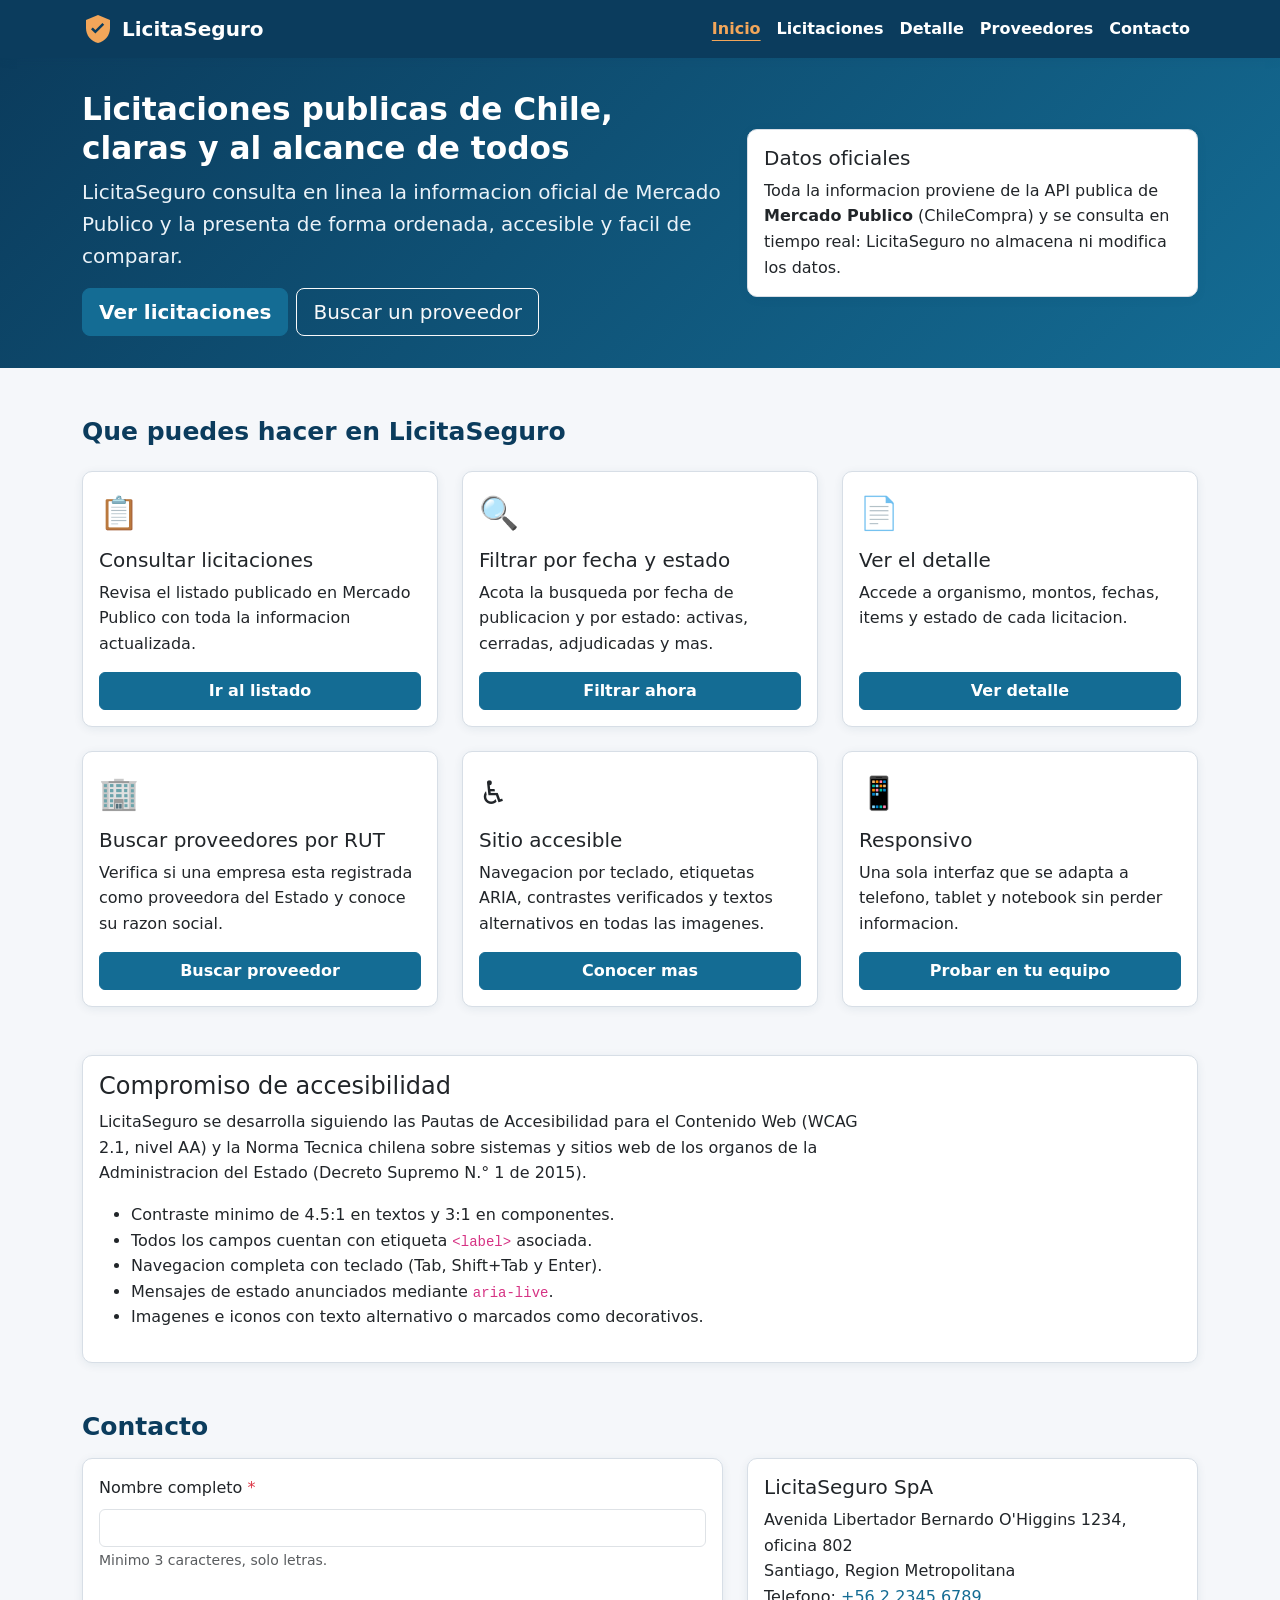
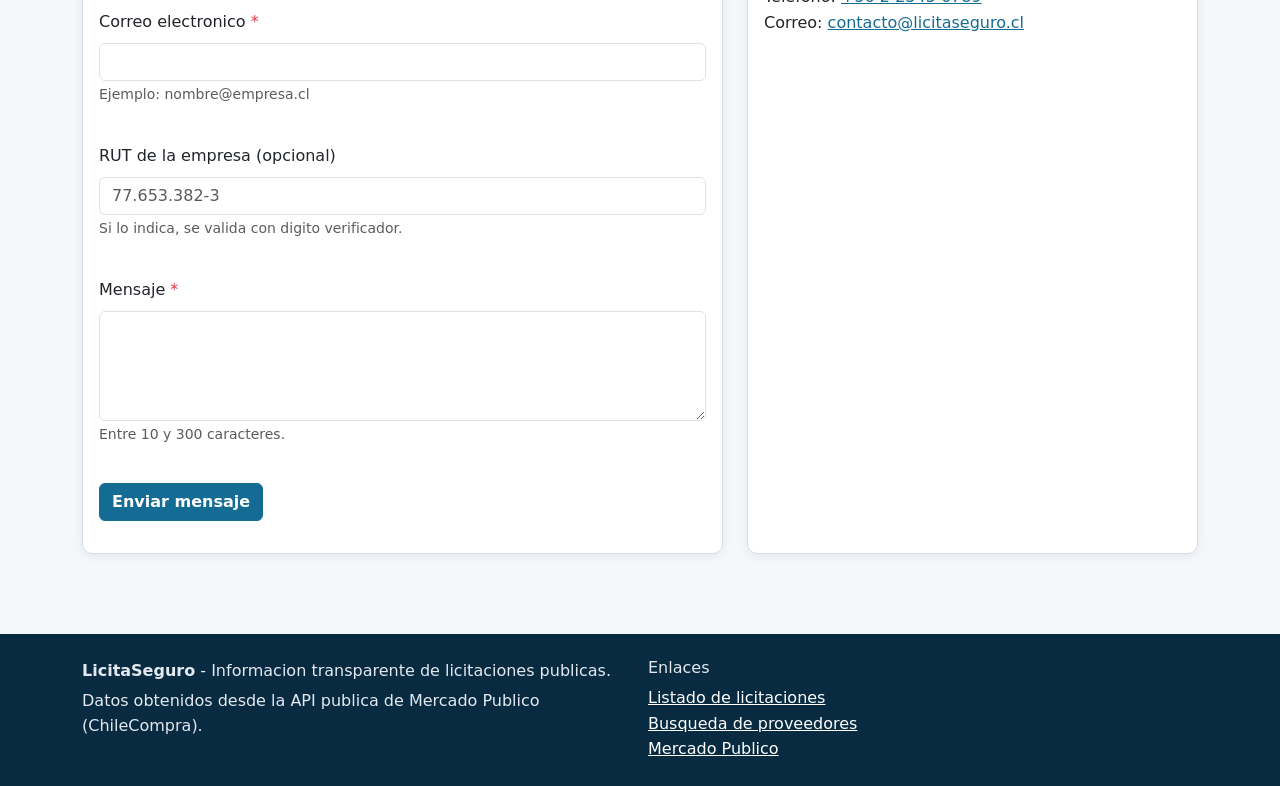
<file: index.html>
<!DOCTYPE html>
<!-- ==========================================================================
     LicitaSeguro - Homepage corporativo
     Examen Final Desarrollo Frontend
     lang="es" declarado para que el lector de pantalla use la pronunciacion
     correcta del idioma (WCAG 3.1.1 Idioma de la pagina).
     ========================================================================== -->
<html lang="es">
<head>
  <meta charset="UTF-8">
  <!-- viewport: indispensable para que el diseño responsivo funcione en
       telefonos y tablets. Sin maximum-scale para no impedir el zoom
       (WCAG 1.4.4 Redimensionamiento del texto). -->
  <meta name="viewport" content="width=device-width, initial-scale=1">
  <meta name="description" content="LicitaSeguro: portal que entrega informacion transparente y accesible sobre licitaciones publicas de Chile, con datos oficiales de Mercado Publico.">
  <title>LicitaSeguro | Informacion transparente de licitaciones publicas</title>

  <link rel="stylesheet" href="https://cdn.jsdelivr.net/npm/bootstrap@5.3.3/dist/css/bootstrap.min.css">
  <link rel="stylesheet" href="css/styles.css">
</head>
<body>

  <!-- Enlace de salto: primer elemento tabulable de la pagina.
       Permite a quien navega con teclado omitir el menu (WCAG 2.4.1). -->
  <a class="skip-link" href="#contenido-principal">Saltar al contenido principal</a>

  <!-- ====================== CABECERA / NAVEGACION ====================== -->
  <header>
    <nav class="navbar navbar-expand-lg ls-navbar" aria-label="Menu principal">
      <div class="container">
        <a class="navbar-brand d-flex align-items-center gap-2" href="index.html">
          <!-- Logotipo en SVG: se le da role="img" y un titulo accesible -->
          <svg width="32" height="32" viewBox="0 0 32 32" role="img" aria-label="Logotipo de LicitaSeguro" focusable="false">
            <title>Logotipo de LicitaSeguro</title>
            <path d="M16 2 4 7v8c0 7.5 5.1 13.6 12 15 6.9-1.4 12-7.5 12-15V7L16 2z" fill="#f2a65a"/>
            <path d="M13.4 20.6 9 16.2l1.8-1.8 2.6 2.6 7-7 1.8 1.8-8.8 8.8z" fill="#0b3c5d"/>
          </svg>
          <span>LicitaSeguro</span>
        </a>

        <!-- Boton hamburguesa: en movil y tablet colapsa el menu.
             aria-controls + aria-expanded informan el estado al lector. -->
        <button class="navbar-toggler bg-light" type="button"
                data-bs-toggle="collapse" data-bs-target="#menu-principal"
                aria-controls="menu-principal" aria-expanded="false"
                aria-label="Abrir o cerrar el menu de navegacion">
          <span class="navbar-toggler-icon" aria-hidden="true"></span>
        </button>

        <div class="collapse navbar-collapse" id="menu-principal">
          <ul class="navbar-nav ms-auto">
            <li class="nav-item"><a class="nav-link" href="index.html" tabindex="0">Inicio</a></li>
            <li class="nav-item"><a class="nav-link" href="licitaciones.html" tabindex="0">Licitaciones</a></li>
            <li class="nav-item"><a class="nav-link" href="detalle.html" tabindex="0">Detalle</a></li>
            <li class="nav-item"><a class="nav-link" href="proveedores.html" tabindex="0">Proveedores</a></li>
            <li class="nav-item"><a class="nav-link" href="#contacto" tabindex="0">Contacto</a></li>
          </ul>
        </div>
      </div>
    </nav>
  </header>

  <main id="contenido-principal">

    <!-- ====================== HERO ====================== -->
    <section class="ls-hero" aria-labelledby="titulo-hero">
      <div class="container">
        <div class="row align-items-center g-4">
          <!-- En movil (col-12) el texto queda arriba; en laptop (col-lg-7)
               comparte fila con la tarjeta de cifras. -->
          <div class="col-12 col-lg-7">
            <h1 id="titulo-hero">Licitaciones publicas de Chile, claras y al alcance de todos</h1>
            <p class="lead ls-texto-largo">
              LicitaSeguro consulta en linea la informacion oficial de Mercado Publico
              y la presenta de forma ordenada, accesible y facil de comparar.
            </p>
            <div class="d-flex flex-wrap gap-2 mt-3">
              <a class="btn ls-btn-primary btn-lg" href="licitaciones.html">Ver licitaciones</a>
              <a class="btn btn-outline-light btn-lg" href="proveedores.html">Buscar un proveedor</a>
            </div>
          </div>
          <div class="col-12 col-lg-5">
            <div class="card ls-card">
              <div class="card-body">
                <h2 class="h5">Datos oficiales</h2>
                <p class="mb-0 text-dark">
                  Toda la informacion proviene de la API publica de
                  <strong>Mercado Publico</strong> (ChileCompra) y se consulta en tiempo real:
                  LicitaSeguro no almacena ni modifica los datos.
                </p>
              </div>
            </div>
          </div>
        </div>
      </div>
    </section>

    <!-- ====================== MODULOS ====================== -->
    <section class="container py-5" aria-labelledby="titulo-modulos">
      <h2 id="titulo-modulos" class="mb-4">Que puedes hacer en LicitaSeguro</h2>

      <!-- Grilla responsiva: 1 columna en movil, 2 en tablet, 3 en laptop -->
      <div class="row g-4">
        <div class="col-12 col-md-6 col-lg-4">
          <article class="card ls-card h-100">
            <div class="card-body d-flex flex-column">
              <span class="fs-2" aria-hidden="true">&#128203;</span>
              <h3 class="h5 mt-2">Consultar licitaciones</h3>
              <p>Revisa el listado publicado en Mercado Publico con toda la informacion actualizada.</p>
              <a class="btn ls-btn-primary mt-auto" href="licitaciones.html"
                 aria-label="Ir al modulo de consulta de licitaciones">Ir al listado</a>
            </div>
          </article>
        </div>

        <div class="col-12 col-md-6 col-lg-4">
          <article class="card ls-card h-100">
            <div class="card-body d-flex flex-column">
              <span class="fs-2" aria-hidden="true">&#128269;</span>
              <h3 class="h5 mt-2">Filtrar por fecha y estado</h3>
              <p>Acota la busqueda por fecha de publicacion y por estado: activas, cerradas, adjudicadas y mas.</p>
              <a class="btn ls-btn-primary mt-auto" href="licitaciones.html?estado=adjudicadas"
                 aria-label="Ir al listado filtrado por licitaciones adjudicadas">Filtrar ahora</a>
            </div>
          </article>
        </div>

        <div class="col-12 col-md-6 col-lg-4">
          <article class="card ls-card h-100">
            <div class="card-body d-flex flex-column">
              <span class="fs-2" aria-hidden="true">&#128196;</span>
              <h3 class="h5 mt-2">Ver el detalle</h3>
              <p>Accede a organismo, montos, fechas, items y estado de cada licitacion.</p>
              <a class="btn ls-btn-primary mt-auto" href="detalle.html"
                 aria-label="Ir al modulo de detalle de licitacion">Ver detalle</a>
            </div>
          </article>
        </div>

        <div class="col-12 col-md-6 col-lg-4">
          <article class="card ls-card h-100">
            <div class="card-body d-flex flex-column">
              <span class="fs-2" aria-hidden="true">&#127970;</span>
              <h3 class="h5 mt-2">Buscar proveedores por RUT</h3>
              <p>Verifica si una empresa esta registrada como proveedora del Estado y conoce su razon social.</p>
              <a class="btn ls-btn-primary mt-auto" href="proveedores.html"
                 aria-label="Ir al modulo de busqueda de proveedores">Buscar proveedor</a>
            </div>
          </article>
        </div>

        <div class="col-12 col-md-6 col-lg-4">
          <article class="card ls-card h-100">
            <div class="card-body d-flex flex-column">
              <span class="fs-2" aria-hidden="true">&#9855;</span>
              <h3 class="h5 mt-2">Sitio accesible</h3>
              <p>Navegacion por teclado, etiquetas ARIA, contrastes verificados y textos alternativos en todas las imagenes.</p>
              <a class="btn ls-btn-primary mt-auto" href="#accesibilidad">Conocer mas</a>
            </div>
          </article>
        </div>

        <div class="col-12 col-md-6 col-lg-4">
          <article class="card ls-card h-100">
            <div class="card-body d-flex flex-column">
              <span class="fs-2" aria-hidden="true">&#128241;</span>
              <h3 class="h5 mt-2">Responsivo</h3>
              <p>Una sola interfaz que se adapta a telefono, tablet y notebook sin perder informacion.</p>
              <a class="btn ls-btn-primary mt-auto" href="licitaciones.html">Probar en tu equipo</a>
            </div>
          </article>
        </div>
      </div>
    </section>

    <!-- ====================== ACCESIBILIDAD ====================== -->
    <section class="container pb-5" id="accesibilidad" aria-labelledby="titulo-accesibilidad" tabindex="-1">
      <div class="card ls-card">
        <div class="card-body">
          <h2 id="titulo-accesibilidad" class="h4">Compromiso de accesibilidad</h2>
          <p class="ls-texto-largo">
            LicitaSeguro se desarrolla siguiendo las Pautas de Accesibilidad para el
            Contenido Web (WCAG 2.1, nivel AA) y la Norma Tecnica chilena sobre
            sistemas y sitios web de los organos de la Administracion del Estado
            (Decreto Supremo N.° 1 de 2015).
          </p>
          <ul>
            <li>Contraste minimo de 4.5:1 en textos y 3:1 en componentes.</li>
            <li>Todos los campos cuentan con etiqueta <code>&lt;label&gt;</code> asociada.</li>
            <li>Navegacion completa con teclado (Tab, Shift+Tab y Enter).</li>
            <li>Mensajes de estado anunciados mediante <code>aria-live</code>.</li>
            <li>Imagenes e iconos con texto alternativo o marcados como decorativos.</li>
          </ul>
        </div>
      </div>
    </section>

    <!-- ====================== CONTACTO (formulario validado) ============ -->
    <section class="container pb-5" id="contacto" aria-labelledby="titulo-contacto" tabindex="-1">
      <h2 id="titulo-contacto" class="mb-3">Contacto</h2>
      <div class="row g-4">
        <div class="col-12 col-lg-7">
          <div class="card ls-card">
            <div class="card-body">

              <!-- novalidate: se desactiva la validacion nativa del navegador
                   para controlar los mensajes desde JavaScript y mostrarlos
                   en español, detallados y bajo cada campo. -->
              <form id="form-contacto" novalidate>

                <div class="mb-3">
                  <label class="form-label" for="contacto-nombre">
                    Nombre completo <span class="text-danger" aria-hidden="true">*</span>
                  </label>
                  <input type="text" class="form-control" id="contacto-nombre" name="nombre"
                         required aria-required="true"
                         aria-describedby="error-contacto-nombre ayuda-contacto-nombre"
                         autocomplete="name" tabindex="0">
                  <small id="ayuda-contacto-nombre" class="form-text">Minimo 3 caracteres, solo letras.</small>
                  <span class="ls-error-msg" id="error-contacto-nombre" role="alert" aria-live="polite"></span>
                </div>

                <div class="mb-3">
                  <label class="form-label" for="contacto-email">
                    Correo electronico <span class="text-danger" aria-hidden="true">*</span>
                  </label>
                  <input type="email" class="form-control" id="contacto-email" name="email"
                         required aria-required="true"
                         aria-describedby="error-contacto-email ayuda-contacto-email"
                         autocomplete="email" tabindex="0">
                  <small id="ayuda-contacto-email" class="form-text">Ejemplo: nombre@empresa.cl</small>
                  <span class="ls-error-msg" id="error-contacto-email" role="alert" aria-live="polite"></span>
                </div>

                <div class="mb-3">
                  <label class="form-label" for="contacto-rut">RUT de la empresa (opcional)</label>
                  <input type="text" class="form-control" id="contacto-rut" name="rut"
                         aria-describedby="error-contacto-rut ayuda-contacto-rut"
                         placeholder="77.653.382-3" tabindex="0">
                  <small id="ayuda-contacto-rut" class="form-text">Si lo indica, se valida con digito verificador.</small>
                  <span class="ls-error-msg" id="error-contacto-rut" role="alert" aria-live="polite"></span>
                </div>

                <div class="mb-3">
                  <label class="form-label" for="contacto-mensaje">
                    Mensaje <span class="text-danger" aria-hidden="true">*</span>
                  </label>
                  <textarea class="form-control" id="contacto-mensaje" name="mensaje" rows="4"
                            required aria-required="true"
                            aria-describedby="error-contacto-mensaje ayuda-contacto-mensaje"
                            tabindex="0"></textarea>
                  <small id="ayuda-contacto-mensaje" class="form-text">Entre 10 y 300 caracteres.</small>
                  <span class="ls-error-msg" id="error-contacto-mensaje" role="alert" aria-live="polite"></span>
                </div>

                <button type="submit" class="btn ls-btn-primary" id="btn-enviar-contacto" tabindex="0">
                  Enviar mensaje
                </button>
              </form>

              <!-- Region viva: anuncia el resultado del envio -->
              <div id="mensajes-contacto" class="mt-3" aria-live="polite" role="status"></div>
            </div>
          </div>
        </div>

        <div class="col-12 col-lg-5">
          <div class="card ls-card h-100">
            <div class="card-body">
              <h3 class="h5">LicitaSeguro SpA</h3>
              <address class="mb-0">
                Avenida Libertador Bernardo O'Higgins 1234, oficina 802<br>
                Santiago, Region Metropolitana<br>
                Telefono: <a href="tel:+56223456789">+56 2 2345 6789</a><br>
                Correo: <a href="mailto:contacto@licitaseguro.cl">contacto@licitaseguro.cl</a>
              </address>
            </div>
          </div>
        </div>
      </div>
    </section>
  </main>

  <!-- ====================== PIE DE PAGINA ====================== -->
  <footer class="ls-footer">
    <div class="container">
      <div class="row g-3">
        <div class="col-12 col-md-6">
          <p class="mb-1"><strong>LicitaSeguro</strong> - Informacion transparente de licitaciones publicas.</p>
          <p class="mb-0">Datos obtenidos desde la API publica de Mercado Publico (ChileCompra).</p>
        </div>
        <div class="col-12 col-md-6">
          <h2 class="h6">Enlaces</h2>
          <ul class="list-unstyled mb-0">
            <li><a href="licitaciones.html">Listado de licitaciones</a></li>
            <li><a href="proveedores.html">Busqueda de proveedores</a></li>
            <li><a href="https://www.mercadopublico.cl" rel="noopener noreferrer" target="_blank">
              Mercado Publico <span class="sr-only-ls">(se abre en una ventana nueva)</span></a></li>
          </ul>
        </div>
      </div>
    </div>
  </footer>

  <script src="https://cdn.jsdelivr.net/npm/bootstrap@5.3.3/dist/js/bootstrap.bundle.min.js"></script>
  <script src="js/config.js"></script>
  <script src="js/validaciones.js"></script>
  <script src="js/ui.js"></script>
  <script src="js/home.js"></script>
</body>
</html>
</file>
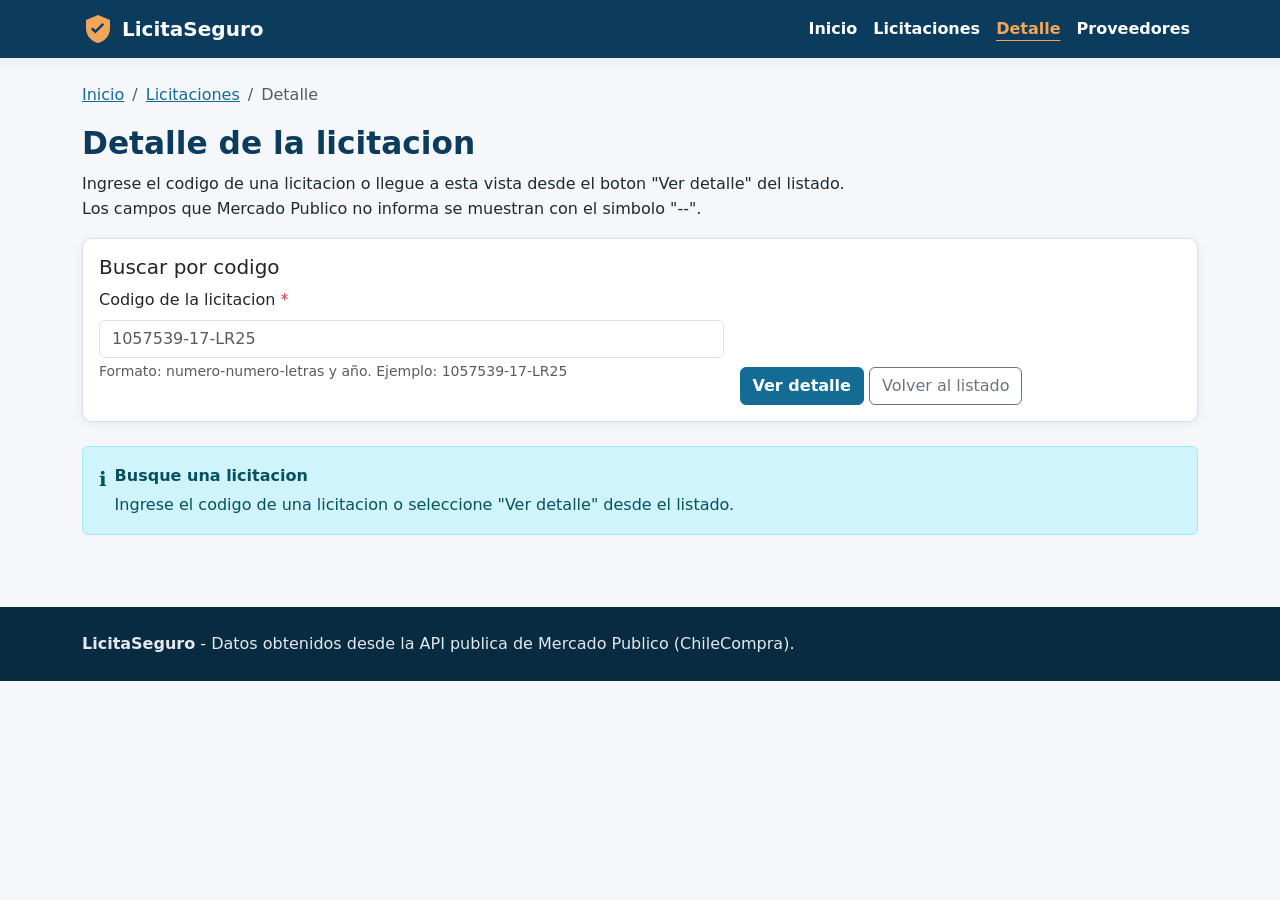
<file: detalle.html>
<!DOCTYPE html>
<!-- ==========================================================================
     LicitaSeguro - Vista 3: Detalle de una licitacion
     Consume el endpoint de detalle usando el codigo obtenido en el listado.
     ========================================================================== -->
<html lang="es">
<head>
  <meta charset="UTF-8">
  <meta name="viewport" content="width=device-width, initial-scale=1">
  <meta name="description" content="Detalle completo de una licitacion publica chilena: organismo, montos, fechas, estado e items solicitados.">
  <title>Detalle de licitacion | LicitaSeguro</title>
  <link rel="stylesheet" href="https://cdn.jsdelivr.net/npm/bootstrap@5.3.3/dist/css/bootstrap.min.css">
  <link rel="stylesheet" href="css/styles.css">
</head>
<body>

  <a class="skip-link" href="#contenido-principal">Saltar al contenido principal</a>

  <header>
    <nav class="navbar navbar-expand-lg ls-navbar" aria-label="Menu principal">
      <div class="container">
        <a class="navbar-brand d-flex align-items-center gap-2" href="index.html">
          <svg width="32" height="32" viewBox="0 0 32 32" role="img" aria-label="Logotipo de LicitaSeguro" focusable="false">
            <title>Logotipo de LicitaSeguro</title>
            <path d="M16 2 4 7v8c0 7.5 5.1 13.6 12 15 6.9-1.4 12-7.5 12-15V7L16 2z" fill="#f2a65a"/>
            <path d="M13.4 20.6 9 16.2l1.8-1.8 2.6 2.6 7-7 1.8 1.8-8.8 8.8z" fill="#0b3c5d"/>
          </svg>
          <span>LicitaSeguro</span>
        </a>
        <button class="navbar-toggler bg-light" type="button"
                data-bs-toggle="collapse" data-bs-target="#menu-principal"
                aria-controls="menu-principal" aria-expanded="false"
                aria-label="Abrir o cerrar el menu de navegacion">
          <span class="navbar-toggler-icon" aria-hidden="true"></span>
        </button>
        <div class="collapse navbar-collapse" id="menu-principal">
          <ul class="navbar-nav ms-auto">
            <li class="nav-item"><a class="nav-link" href="index.html" tabindex="0">Inicio</a></li>
            <li class="nav-item"><a class="nav-link" href="licitaciones.html" tabindex="0">Licitaciones</a></li>
            <li class="nav-item"><a class="nav-link" href="detalle.html" tabindex="0">Detalle</a></li>
            <li class="nav-item"><a class="nav-link" href="proveedores.html" tabindex="0">Proveedores</a></li>
          </ul>
        </div>
      </div>
    </nav>
  </header>

  <main id="contenido-principal" class="container py-4">

    <nav aria-label="Ruta de navegacion">
      <ol class="breadcrumb">
        <li class="breadcrumb-item"><a href="index.html">Inicio</a></li>
        <li class="breadcrumb-item"><a href="licitaciones.html">Licitaciones</a></li>
        <li class="breadcrumb-item active" aria-current="page">Detalle</li>
      </ol>
    </nav>

    <h1>Detalle de la licitacion</h1>
    <p class="ls-texto-largo">
      Ingrese el codigo de una licitacion o llegue a esta vista desde el boton
      "Ver detalle" del listado. Los campos que Mercado Publico no informa se
      muestran con el simbolo "--".
    </p>

    <!-- ====================== BUSCADOR POR CODIGO ====================== -->
    <section class="card ls-card mb-4" aria-labelledby="titulo-buscador-codigo">
      <div class="card-body">
        <h2 id="titulo-buscador-codigo" class="h5">Buscar por codigo</h2>

        <form id="form-codigo" novalidate>
          <div class="row g-3 align-items-end">
            <div class="col-12 col-md-7">
              <label class="form-label" for="input-codigo">
                Codigo de la licitacion <span class="text-danger" aria-hidden="true">*</span>
              </label>
              <input type="text" class="form-control" id="input-codigo" name="codigo"
                     placeholder="1057539-17-LR25" required aria-required="true"
                     aria-describedby="ayuda-codigo error-codigo" tabindex="0">
              <small id="ayuda-codigo" class="form-text">Formato: numero-numero-letras y año. Ejemplo: 1057539-17-LR25</small>
              <span class="ls-error-msg" id="error-codigo" role="alert" aria-live="polite"></span>
            </div>
            <div class="col-12 col-md-5 ls-acciones">
              <button type="submit" class="btn ls-btn-primary" id="btn-ver-detalle" tabindex="0">
                Ver detalle
              </button>
              <a class="btn btn-outline-secondary" href="licitaciones.html" tabindex="0">Volver al listado</a>
            </div>
          </div>
        </form>
      </div>
    </section>

    <!-- Loader -->
    <div class="ls-loader" id="loader-detalle" role="status" aria-live="polite">
      <div class="spinner-border text-primary" role="presentation" aria-hidden="true"></div>
      <p class="mt-2 mb-0"><strong>Cargando el detalle de la licitacion...</strong></p>
    </div>

    <div id="mensajes-detalle" aria-live="assertive"></div>

    <!-- Contenido del detalle -->
    <section id="contenido-detalle" aria-label="Informacion detallada de la licitacion"></section>
  </main>

  <footer class="ls-footer">
    <div class="container">
      <p class="mb-0"><strong>LicitaSeguro</strong> - Datos obtenidos desde la API publica de Mercado Publico (ChileCompra).</p>
    </div>
  </footer>

  <script src="https://cdn.jsdelivr.net/npm/bootstrap@5.3.3/dist/js/bootstrap.bundle.min.js"></script>
  <script src="js/config.js"></script>
  <script src="js/api.js"></script>
  <script src="js/validaciones.js"></script>
  <script src="js/ui.js"></script>
  <script src="js/detalle.js"></script>
</body>
</html>
</file>
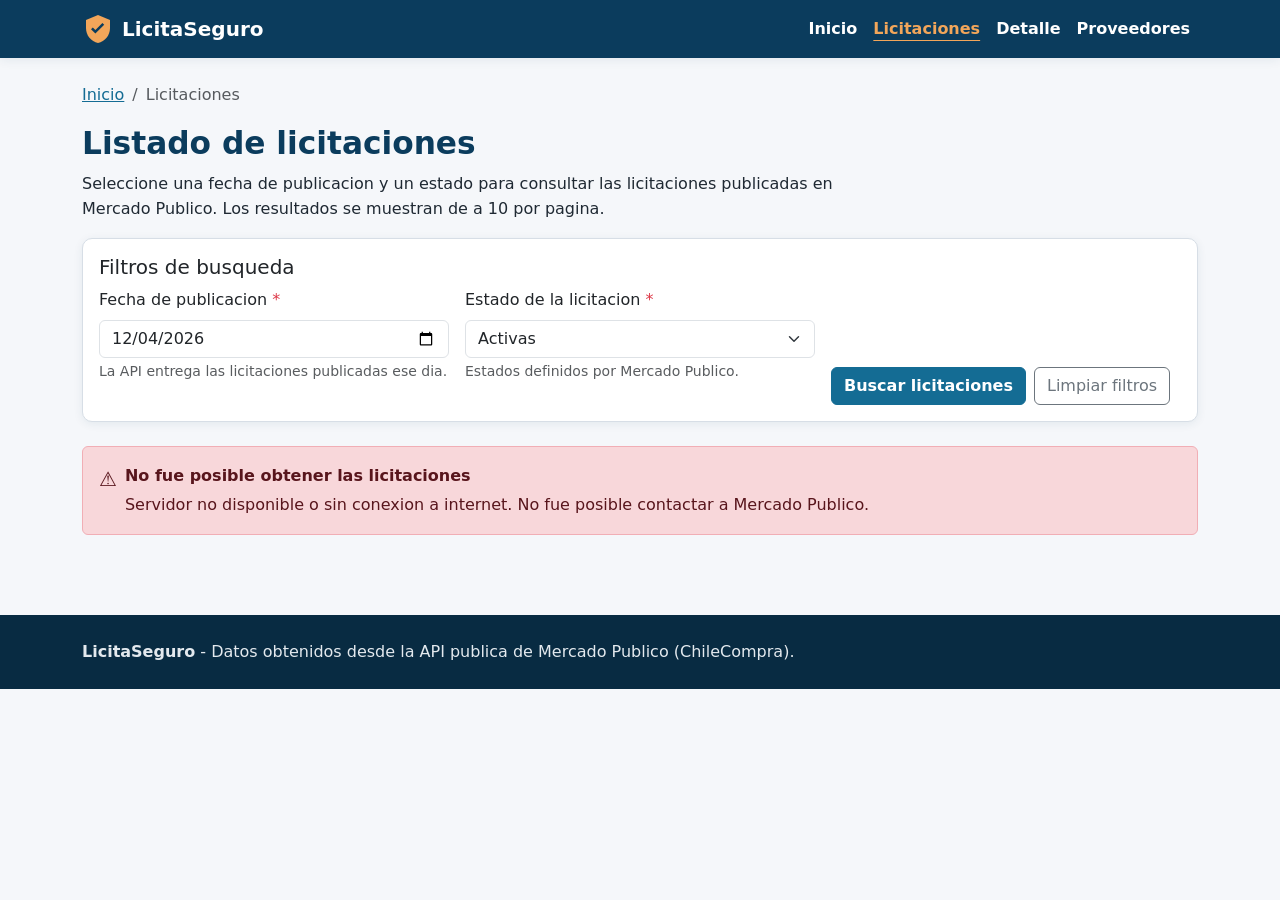
<file: licitaciones.html>
<!DOCTYPE html>
<!-- ==========================================================================
     LicitaSeguro - Vista 2: Listado de licitaciones con filtros
     Cubre las Tareas 2, 3 y 6 del examen.
     ========================================================================== -->
<html lang="es">
<head>
  <meta charset="UTF-8">
  <meta name="viewport" content="width=device-width, initial-scale=1">
  <meta name="description" content="Listado de licitaciones publicas de Chile con filtros por fecha de publicacion y estado, obtenido en linea desde la API de Mercado Publico.">
  <title>Listado de licitaciones | LicitaSeguro</title>
  <link rel="stylesheet" href="https://cdn.jsdelivr.net/npm/bootstrap@5.3.3/dist/css/bootstrap.min.css">
  <link rel="stylesheet" href="css/styles.css">
</head>
<body>

  <a class="skip-link" href="#contenido-principal">Saltar al contenido principal</a>

  <header>
    <nav class="navbar navbar-expand-lg ls-navbar" aria-label="Menu principal">
      <div class="container">
        <a class="navbar-brand d-flex align-items-center gap-2" href="index.html">
          <svg width="32" height="32" viewBox="0 0 32 32" role="img" aria-label="Logotipo de LicitaSeguro" focusable="false">
            <title>Logotipo de LicitaSeguro</title>
            <path d="M16 2 4 7v8c0 7.5 5.1 13.6 12 15 6.9-1.4 12-7.5 12-15V7L16 2z" fill="#f2a65a"/>
            <path d="M13.4 20.6 9 16.2l1.8-1.8 2.6 2.6 7-7 1.8 1.8-8.8 8.8z" fill="#0b3c5d"/>
          </svg>
          <span>LicitaSeguro</span>
        </a>
        <button class="navbar-toggler bg-light" type="button"
                data-bs-toggle="collapse" data-bs-target="#menu-principal"
                aria-controls="menu-principal" aria-expanded="false"
                aria-label="Abrir o cerrar el menu de navegacion">
          <span class="navbar-toggler-icon" aria-hidden="true"></span>
        </button>
        <div class="collapse navbar-collapse" id="menu-principal">
          <ul class="navbar-nav ms-auto">
            <li class="nav-item"><a class="nav-link" href="index.html" tabindex="0">Inicio</a></li>
            <li class="nav-item"><a class="nav-link" href="licitaciones.html" tabindex="0">Licitaciones</a></li>
            <li class="nav-item"><a class="nav-link" href="detalle.html" tabindex="0">Detalle</a></li>
            <li class="nav-item"><a class="nav-link" href="proveedores.html" tabindex="0">Proveedores</a></li>
          </ul>
        </div>
      </div>
    </nav>
  </header>

  <main id="contenido-principal" class="container py-4">

    <!-- Migas de pan: orientan al usuario sobre su ubicacion (usabilidad) -->
    <nav aria-label="Ruta de navegacion">
      <ol class="breadcrumb">
        <li class="breadcrumb-item"><a href="index.html">Inicio</a></li>
        <li class="breadcrumb-item active" aria-current="page">Licitaciones</li>
      </ol>
    </nav>

    <h1>Listado de licitaciones</h1>
    <p class="ls-texto-largo">
      Seleccione una fecha de publicacion y un estado para consultar las licitaciones
      publicadas en Mercado Publico. Los resultados se muestran de a 10 por pagina.
    </p>

    <!-- ====================== FILTROS ====================== -->
    <section class="card ls-card mb-4 ls-filtros" aria-labelledby="titulo-filtros">
      <div class="card-body">
        <h2 id="titulo-filtros" class="h5">Filtros de busqueda</h2>

        <form id="form-filtros" novalidate>
          <div class="row g-3">

            <!-- Campo fecha: label asociado con for/id + ayuda con aria-describedby -->
            <div class="col-12 col-md-6 col-lg-4 col-form">
              <label class="form-label" for="filtro-fecha">
                Fecha de publicacion <span class="text-danger" aria-hidden="true">*</span>
              </label>
              <input type="date" class="form-control" id="filtro-fecha" name="fecha"
                     required aria-required="true"
                     aria-describedby="ayuda-fecha error-fecha" tabindex="0">
              <small id="ayuda-fecha" class="form-text">La API entrega las licitaciones publicadas ese dia.</small>
              <span class="ls-error-msg" id="error-fecha" role="alert" aria-live="polite"></span>
            </div>

            <!-- Campo estado: select con su label correctamente asociado -->
            <div class="col-12 col-md-6 col-lg-4 col-form">
              <label class="form-label" for="filtro-estado">
                Estado de la licitacion <span class="text-danger" aria-hidden="true">*</span>
              </label>
              <select class="form-select" id="filtro-estado" name="estado"
                      required aria-required="true"
                      aria-describedby="ayuda-estado error-estado" tabindex="0">
                <option value="">Seleccione un estado...</option>
              </select>
              <small id="ayuda-estado" class="form-text">Estados definidos por Mercado Publico.</small>
              <span class="ls-error-msg" id="error-estado" role="alert" aria-live="polite"></span>
            </div>

            <div class="col-12 col-lg-4 d-flex align-items-end gap-2 flex-wrap ls-acciones">
              <button type="submit" class="btn ls-btn-primary" id="btn-buscar" tabindex="0">
                Buscar licitaciones
              </button>
              <button type="button" class="btn btn-outline-secondary" id="btn-limpiar" tabindex="0">
                Limpiar filtros
              </button>
            </div>
          </div>
        </form>
      </div>
    </section>

    <!-- ====================== LOADER ======================
         role="status" + aria-live="polite": el lector de pantalla anuncia
         "Consultando la API..." sin interrumpir al usuario. -->
    <div class="ls-loader" id="loader-licitaciones" role="status" aria-live="polite">
      <div class="spinner-border text-primary" role="presentation" aria-hidden="true"></div>
      <p class="mt-2 mb-0"><strong>Consultando la API de Mercado Publico...</strong></p>
      <p class="mb-0">Por favor espere, esta operacion puede tardar unos segundos.</p>
    </div>

    <!-- Mensajes de error / sin resultados -->
    <div id="mensajes-licitaciones" aria-live="assertive"></div>

    <!-- Resumen de resultados: tabindex="-1" permite darle el foco por script -->
    <p id="resumen-resultados" class="fw-semibold" role="status" aria-live="polite" tabindex="-1"></p>

    <!-- Resultados -->
    <section id="contenedor-resultados" aria-label="Resultados de la busqueda de licitaciones"></section>

    <!-- Paginacion (se genera solo si hay mas de 10 resultados) -->
    <div class="d-flex justify-content-center mt-4" id="contenedor-paginacion"></div>
  </main>

  <footer class="ls-footer">
    <div class="container">
      <p class="mb-0"><strong>LicitaSeguro</strong> - Datos obtenidos desde la API publica de Mercado Publico (ChileCompra).</p>
    </div>
  </footer>

  <script src="https://cdn.jsdelivr.net/npm/bootstrap@5.3.3/dist/js/bootstrap.bundle.min.js"></script>
  <script src="js/config.js"></script>
  <script src="js/api.js"></script>
  <script src="js/validaciones.js"></script>
  <script src="js/ui.js"></script>
  <script src="js/licitaciones.js"></script>
</body>
</html>
</file>
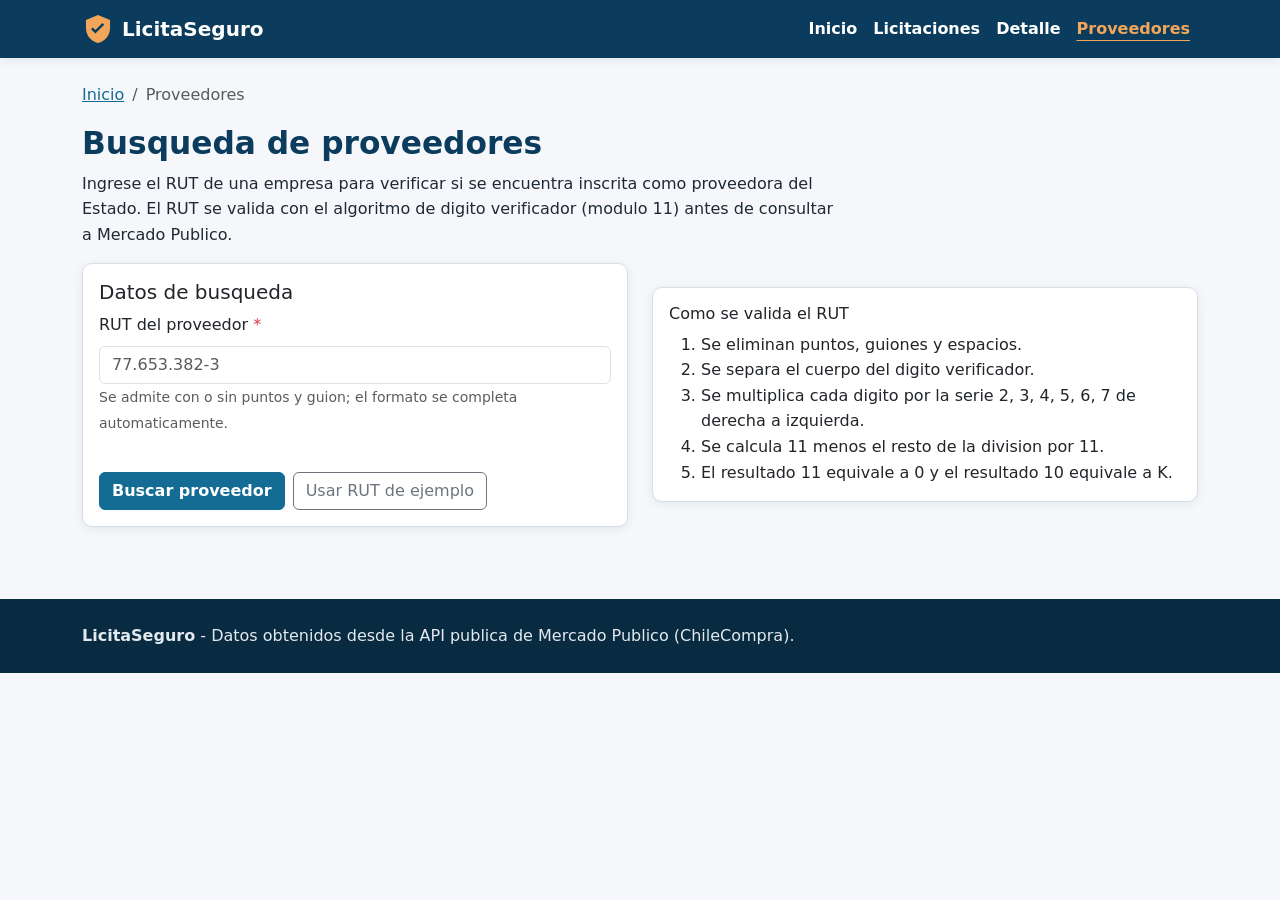
<file: proveedores.html>
<!DOCTYPE html>
<!-- ==========================================================================
     LicitaSeguro - Vista 4: Busqueda de proveedores por RUT
     Cubre la Tarea 4 (validacion de RUT con modulo 11 + consumo del endpoint).
     ========================================================================== -->
<html lang="es">
<head>
  <meta charset="UTF-8">
  <meta name="viewport" content="width=device-width, initial-scale=1">
  <meta name="description" content="Verifique si una empresa esta inscrita como proveedora del Estado de Chile buscando por su RUT en Mercado Publico.">
  <title>Buscar proveedor por RUT | LicitaSeguro</title>
  <link rel="stylesheet" href="https://cdn.jsdelivr.net/npm/bootstrap@5.3.3/dist/css/bootstrap.min.css">
  <link rel="stylesheet" href="css/styles.css">
</head>
<body>

  <a class="skip-link" href="#contenido-principal">Saltar al contenido principal</a>

  <header>
    <nav class="navbar navbar-expand-lg ls-navbar" aria-label="Menu principal">
      <div class="container">
        <a class="navbar-brand d-flex align-items-center gap-2" href="index.html">
          <svg width="32" height="32" viewBox="0 0 32 32" role="img" aria-label="Logotipo de LicitaSeguro" focusable="false">
            <title>Logotipo de LicitaSeguro</title>
            <path d="M16 2 4 7v8c0 7.5 5.1 13.6 12 15 6.9-1.4 12-7.5 12-15V7L16 2z" fill="#f2a65a"/>
            <path d="M13.4 20.6 9 16.2l1.8-1.8 2.6 2.6 7-7 1.8 1.8-8.8 8.8z" fill="#0b3c5d"/>
          </svg>
          <span>LicitaSeguro</span>
        </a>
        <button class="navbar-toggler bg-light" type="button"
                data-bs-toggle="collapse" data-bs-target="#menu-principal"
                aria-controls="menu-principal" aria-expanded="false"
                aria-label="Abrir o cerrar el menu de navegacion">
          <span class="navbar-toggler-icon" aria-hidden="true"></span>
        </button>
        <div class="collapse navbar-collapse" id="menu-principal">
          <ul class="navbar-nav ms-auto">
            <li class="nav-item"><a class="nav-link" href="index.html" tabindex="0">Inicio</a></li>
            <li class="nav-item"><a class="nav-link" href="licitaciones.html" tabindex="0">Licitaciones</a></li>
            <li class="nav-item"><a class="nav-link" href="detalle.html" tabindex="0">Detalle</a></li>
            <li class="nav-item"><a class="nav-link" href="proveedores.html" tabindex="0">Proveedores</a></li>
          </ul>
        </div>
      </div>
    </nav>
  </header>

  <main id="contenido-principal" class="container py-4">

    <nav aria-label="Ruta de navegacion">
      <ol class="breadcrumb">
        <li class="breadcrumb-item"><a href="index.html">Inicio</a></li>
        <li class="breadcrumb-item active" aria-current="page">Proveedores</li>
      </ol>
    </nav>

    <h1>Busqueda de proveedores</h1>
    <p class="ls-texto-largo">
      Ingrese el RUT de una empresa para verificar si se encuentra inscrita como
      proveedora del Estado. El RUT se valida con el algoritmo de digito
      verificador (modulo 11) antes de consultar a Mercado Publico.
    </p>

    <div class="row g-4">
      <div class="col-12 col-lg-6">

        <!-- ====================== FORMULARIO ====================== -->
        <section class="card ls-card ls-form-rut" aria-labelledby="titulo-form-rut">
          <div class="card-body">
            <h2 id="titulo-form-rut" class="h5">Datos de busqueda</h2>

            <form id="form-proveedor" novalidate>
              <div class="mb-3">
                <label class="form-label" for="input-rut">
                  RUT del proveedor <span class="text-danger" aria-hidden="true">*</span>
                </label>
                <input type="text" class="form-control" id="input-rut" name="rut"
                       placeholder="77.653.382-3" required aria-required="true"
                       aria-describedby="ayuda-rut error-rut" inputmode="text"
                       maxlength="12" tabindex="0">
                <small id="ayuda-rut" class="form-text">
                  Se admite con o sin puntos y guion; el formato se completa automaticamente.
                </small>
                <!-- Mensaje de error inmediatamente debajo del campo -->
                <span class="ls-error-msg" id="error-rut" role="alert" aria-live="polite"></span>
              </div>

              <div class="d-flex gap-2 flex-wrap">
                <button type="submit" class="btn ls-btn-primary" id="btn-buscar-proveedor" tabindex="0">
                  Buscar proveedor
                </button>
                <button type="button" class="btn btn-outline-secondary"
                        data-rut-ejemplo="77.653.382-3" tabindex="0">
                  Usar RUT de ejemplo
                </button>
              </div>
            </form>
          </div>
        </section>

        <!-- Loader -->
        <div class="ls-loader" id="loader-proveedor" role="status" aria-live="polite">
          <div class="spinner-border text-primary" role="presentation" aria-hidden="true"></div>
          <p class="mt-2 mb-0"><strong>Buscando el proveedor en Mercado Publico...</strong></p>
        </div>

        <div id="mensajes-proveedor" class="mt-3" aria-live="assertive"></div>
      </div>

      <div class="col-12 col-lg-6">
        <!-- Resultado de la busqueda -->
        <section id="resultado-proveedor" aria-label="Resultado de la busqueda de proveedor"></section>

        <!-- Historial de la sesion -->
        <div id="historial-proveedores" class="mt-4"></div>

        <aside class="card ls-card mt-4">
          <div class="card-body">
            <h2 class="h6">Como se valida el RUT</h2>
            <ol class="mb-0">
              <li>Se eliminan puntos, guiones y espacios.</li>
              <li>Se separa el cuerpo del digito verificador.</li>
              <li>Se multiplica cada digito por la serie 2, 3, 4, 5, 6, 7 de derecha a izquierda.</li>
              <li>Se calcula 11 menos el resto de la division por 11.</li>
              <li>El resultado 11 equivale a 0 y el resultado 10 equivale a K.</li>
            </ol>
          </div>
        </aside>
      </div>
    </div>
  </main>

  <footer class="ls-footer">
    <div class="container">
      <p class="mb-0"><strong>LicitaSeguro</strong> - Datos obtenidos desde la API publica de Mercado Publico (ChileCompra).</p>
    </div>
  </footer>

  <script src="https://cdn.jsdelivr.net/npm/bootstrap@5.3.3/dist/js/bootstrap.bundle.min.js"></script>
  <script src="js/config.js"></script>
  <script src="js/api.js"></script>
  <script src="js/validaciones.js"></script>
  <script src="js/ui.js"></script>
  <script src="js/proveedores.js"></script>
</body>
</html>
</file>
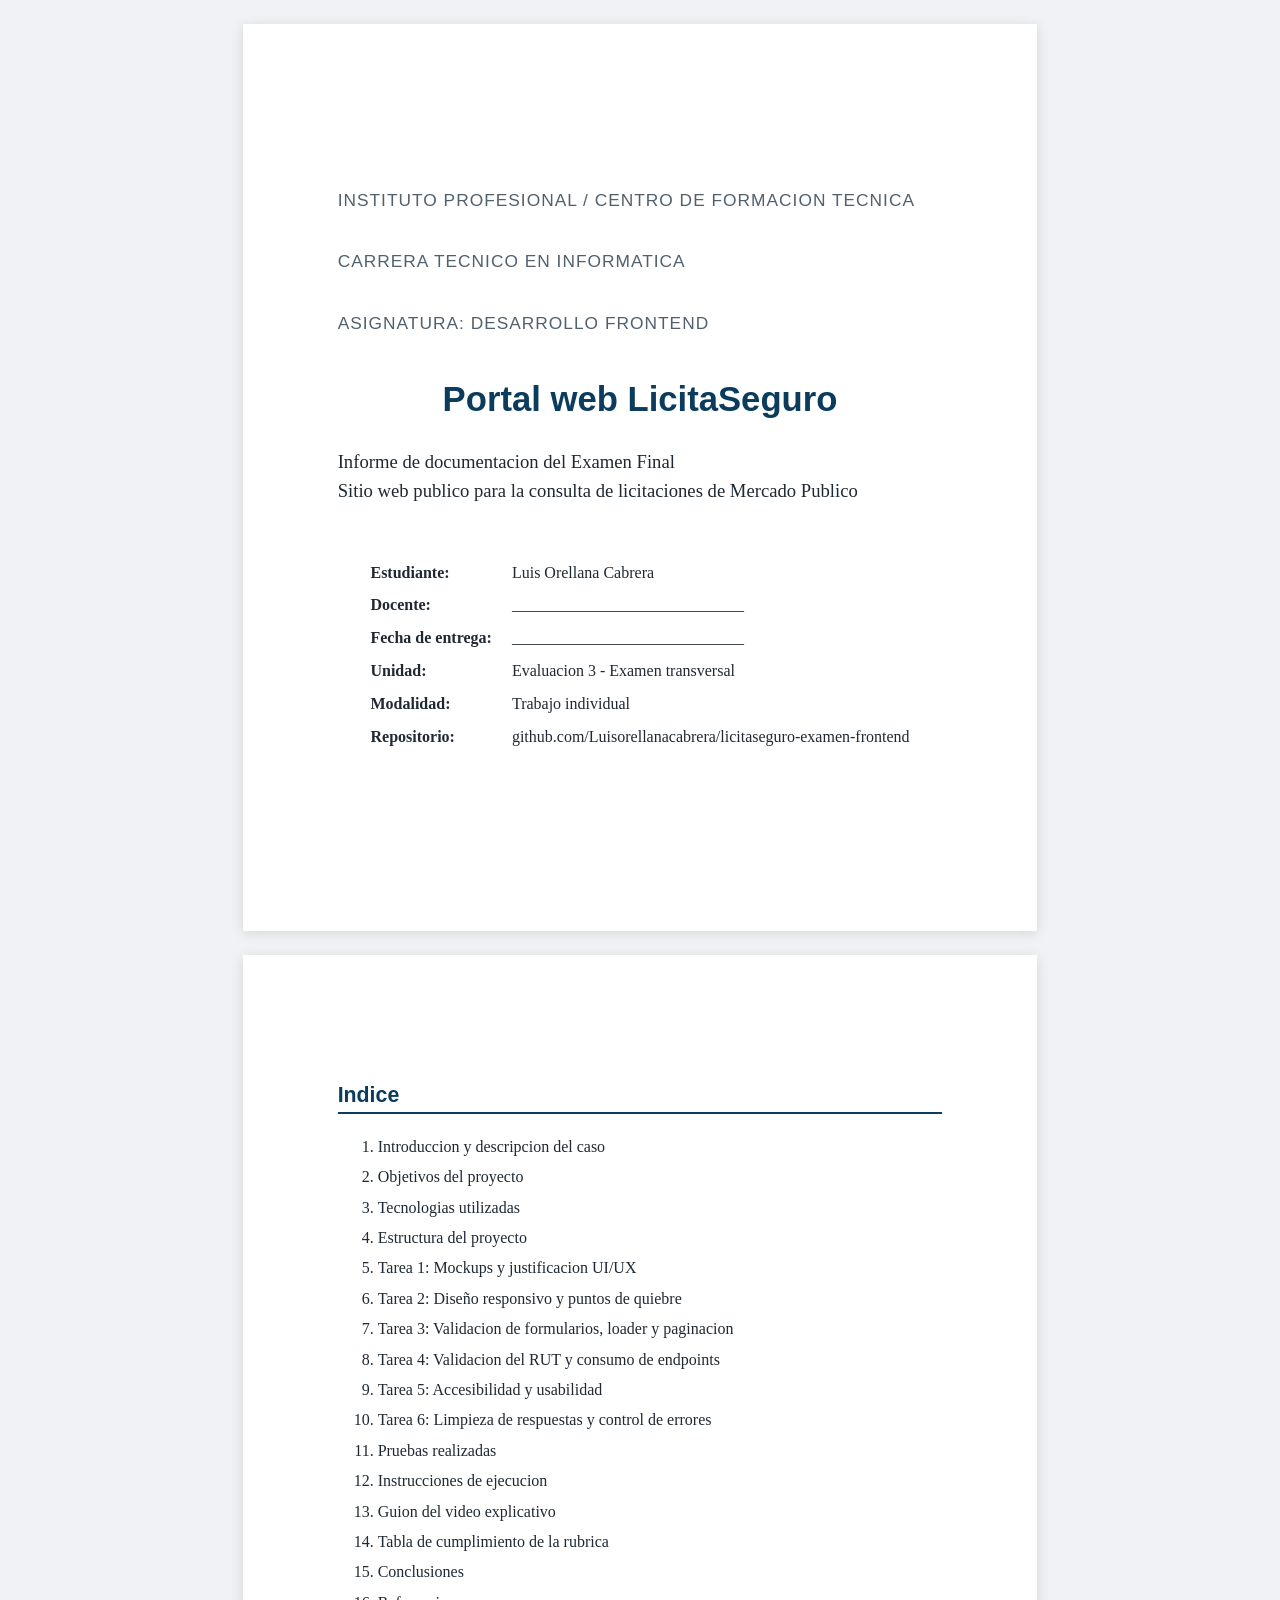
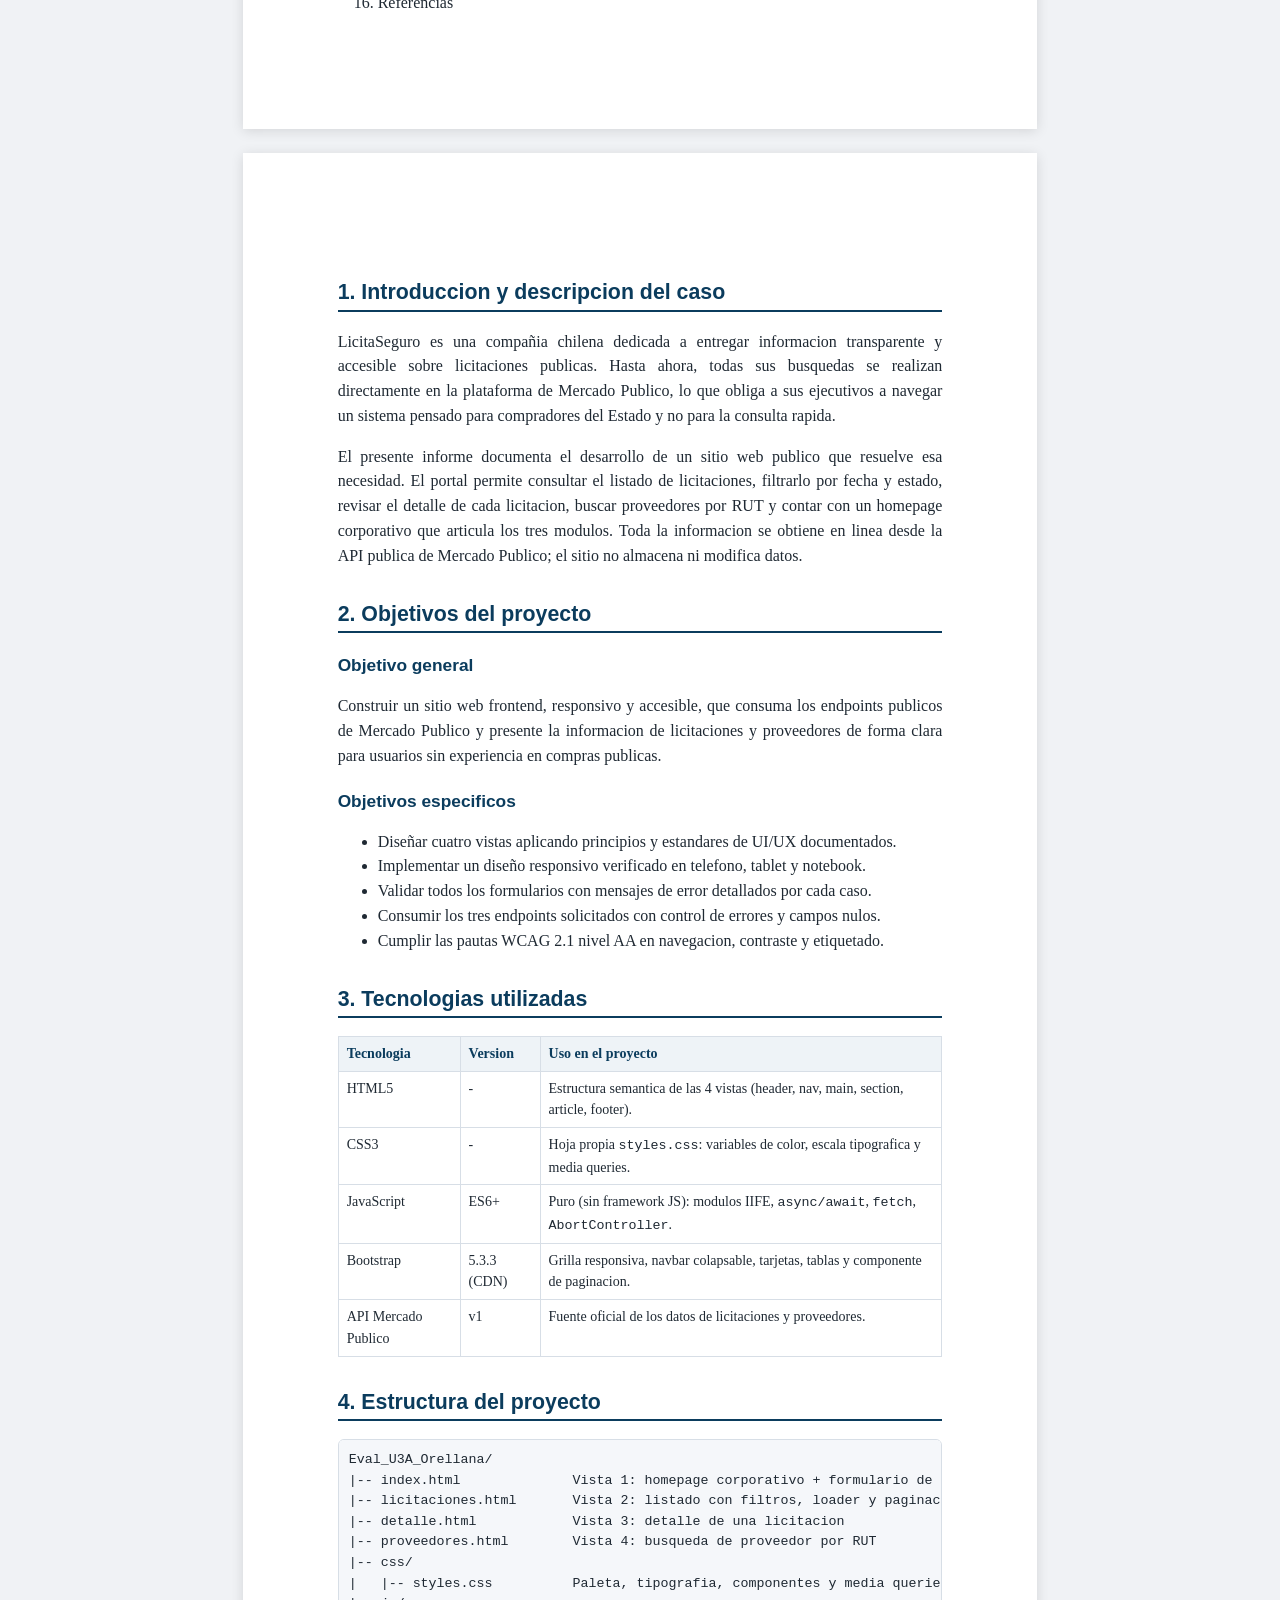
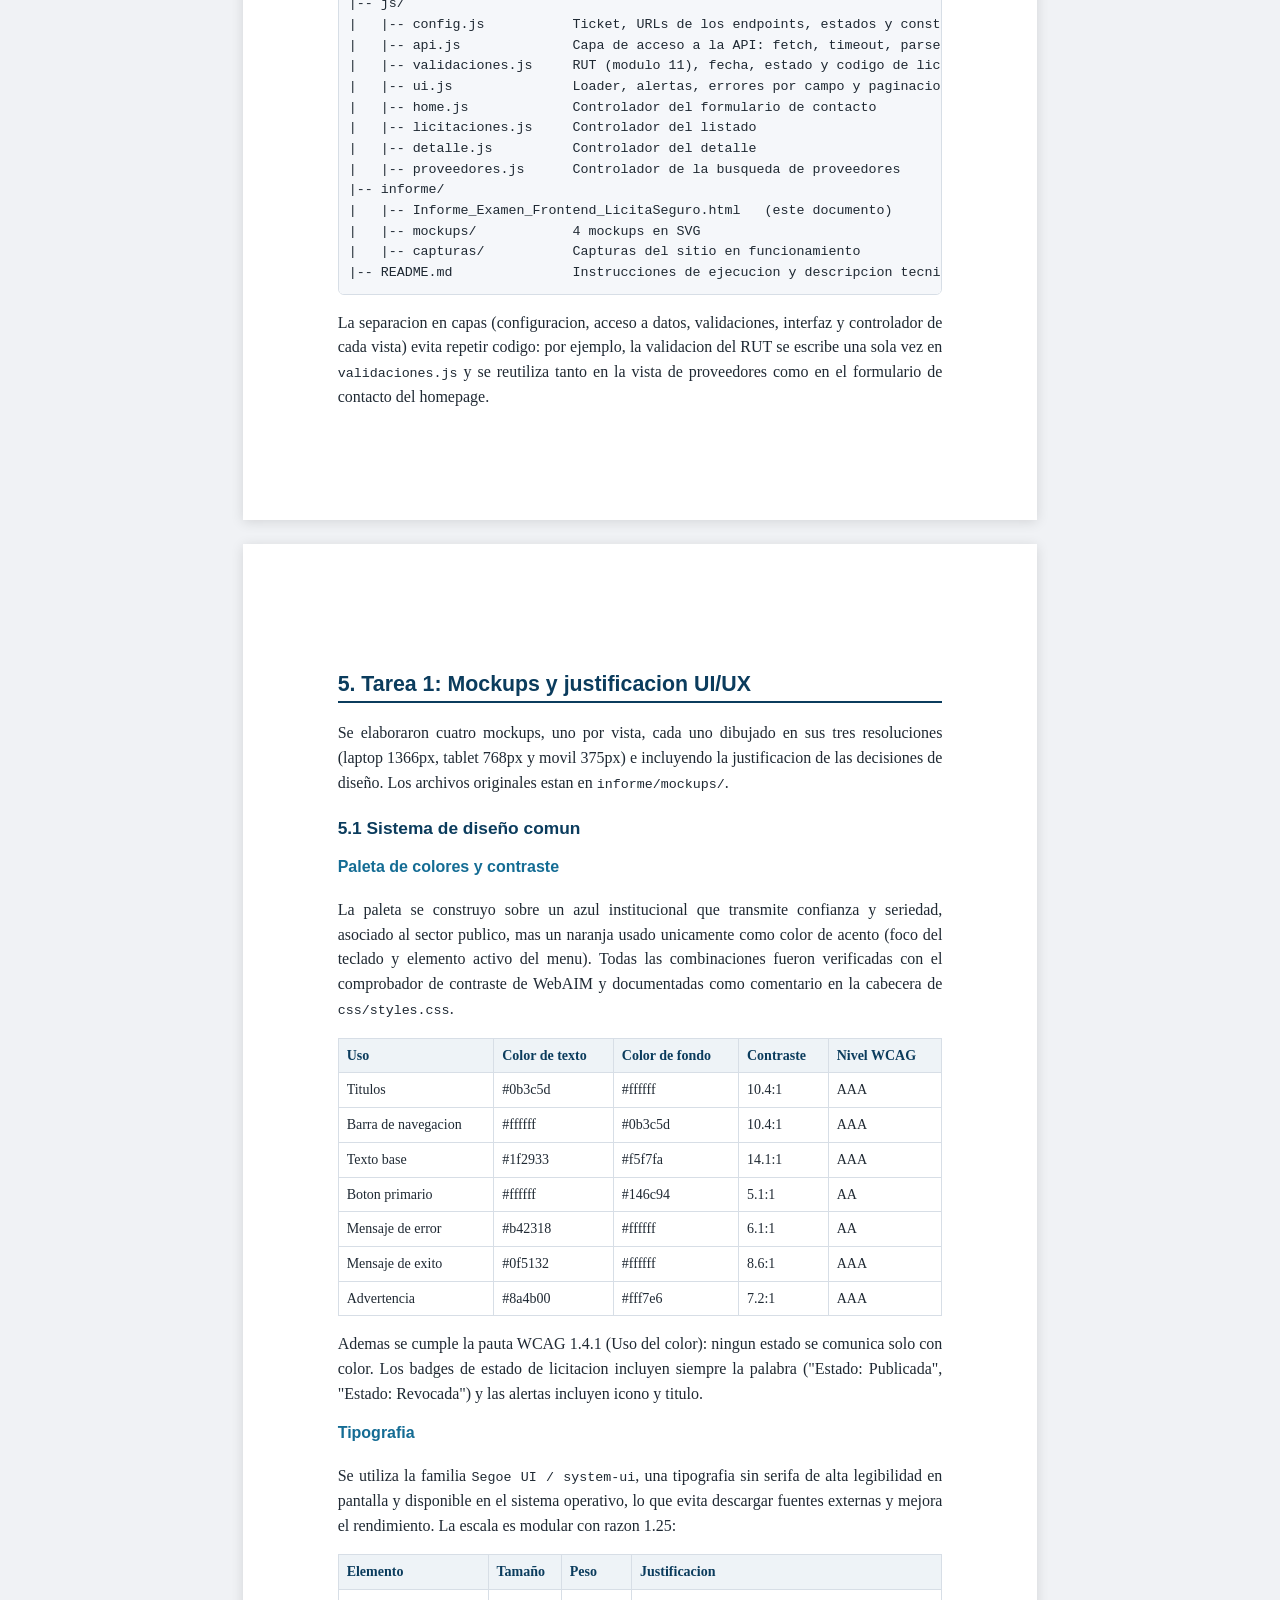
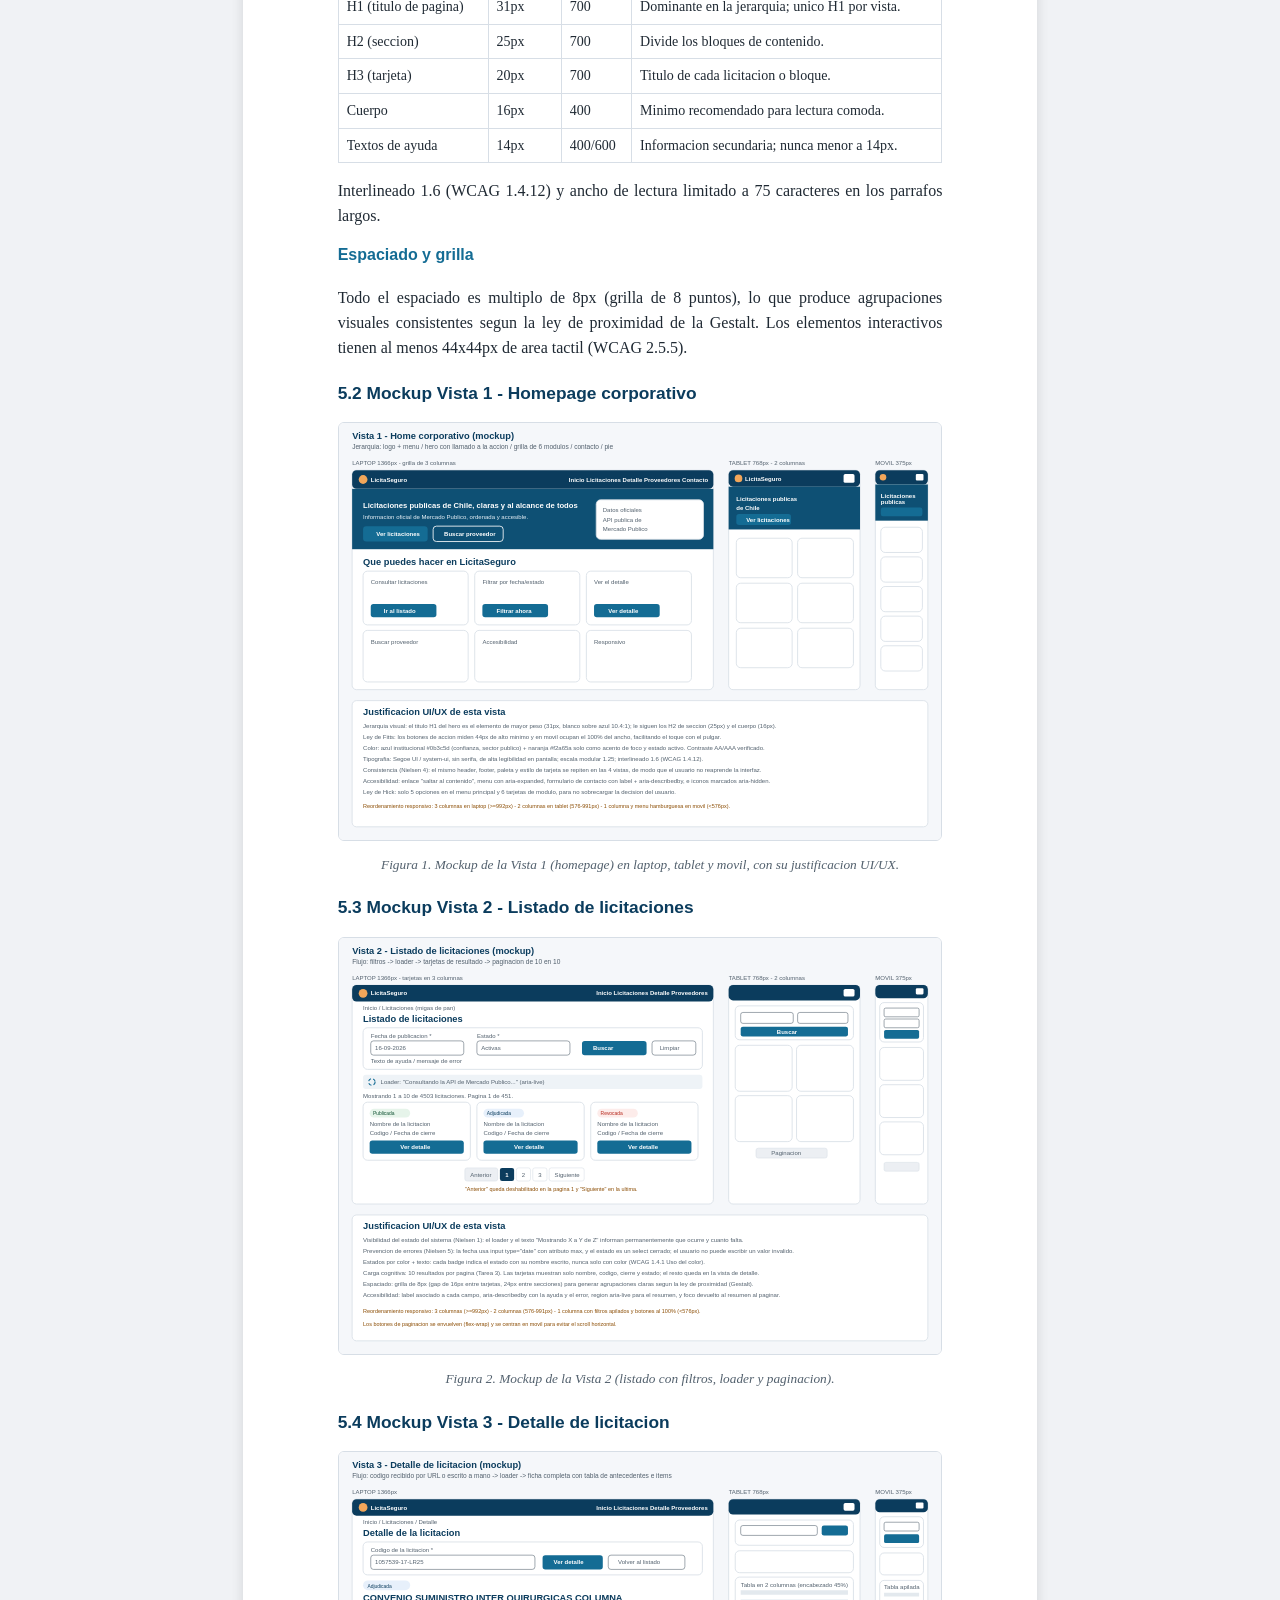
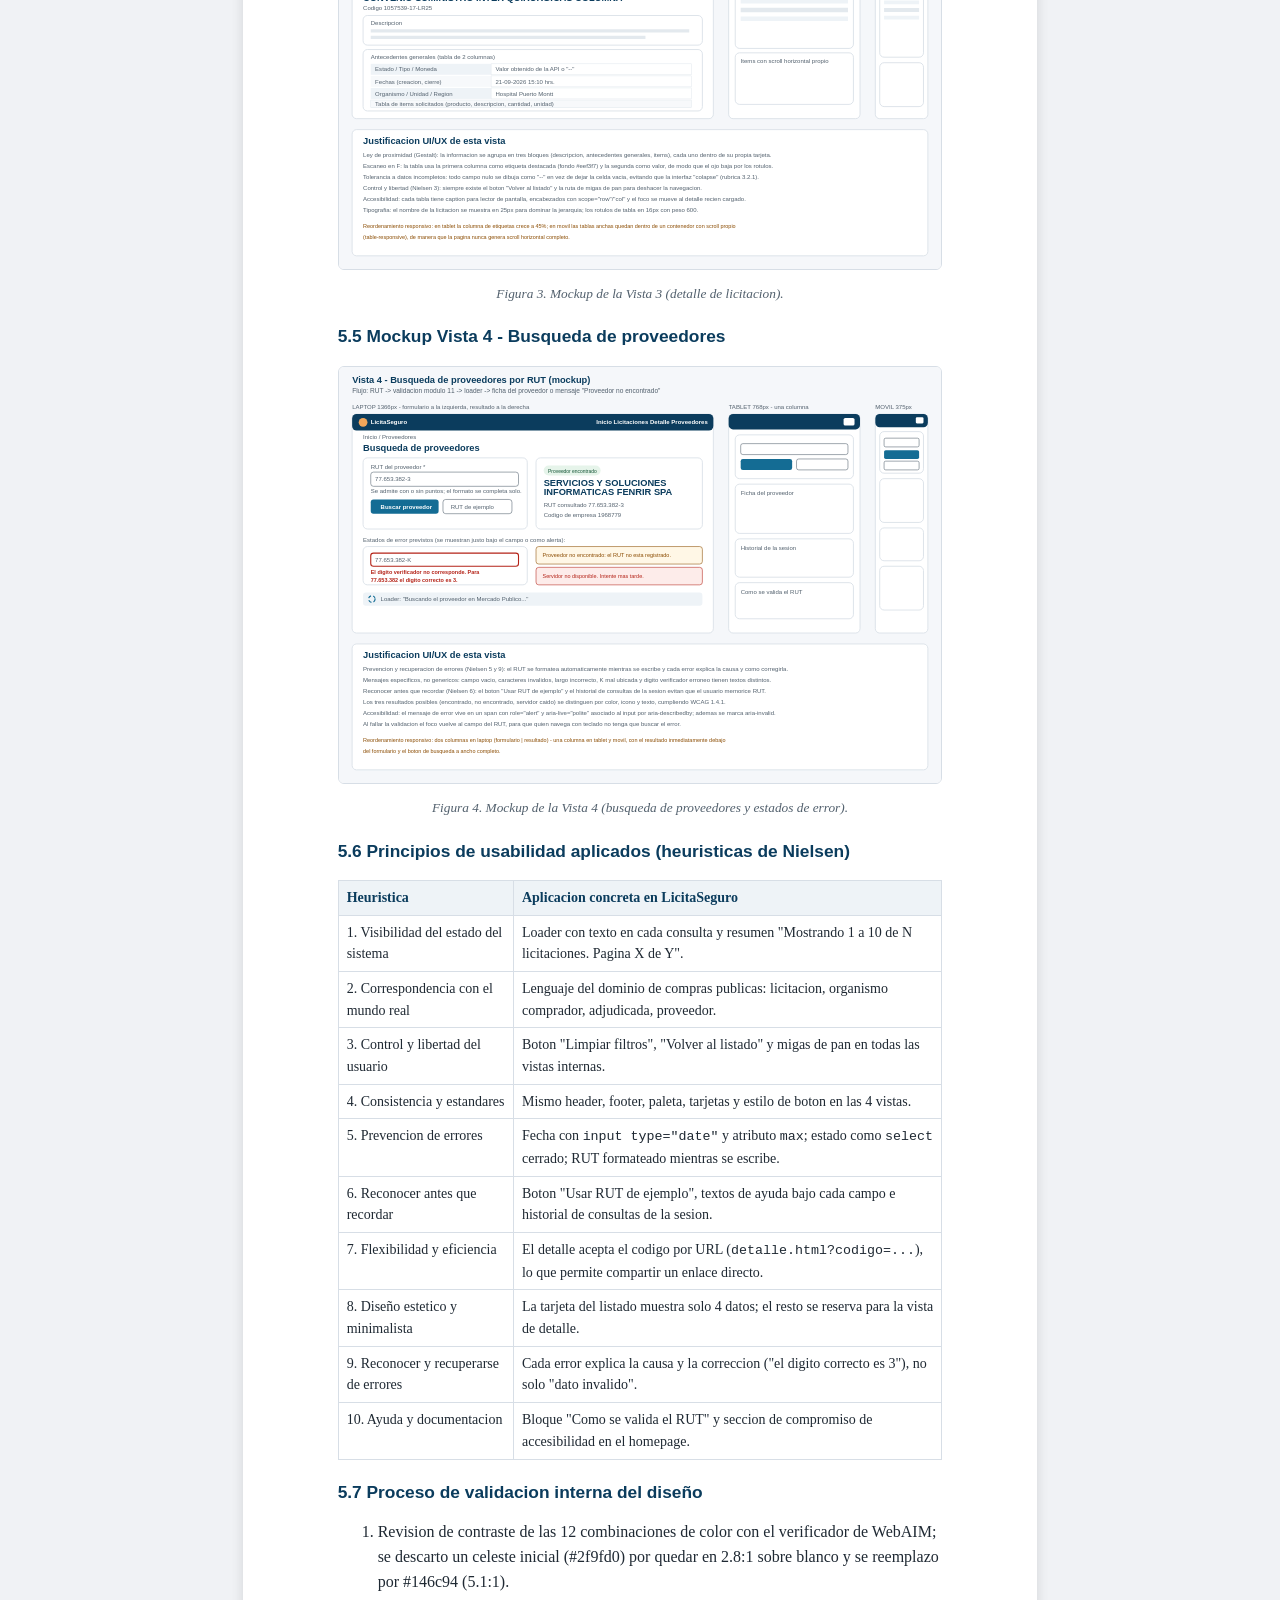
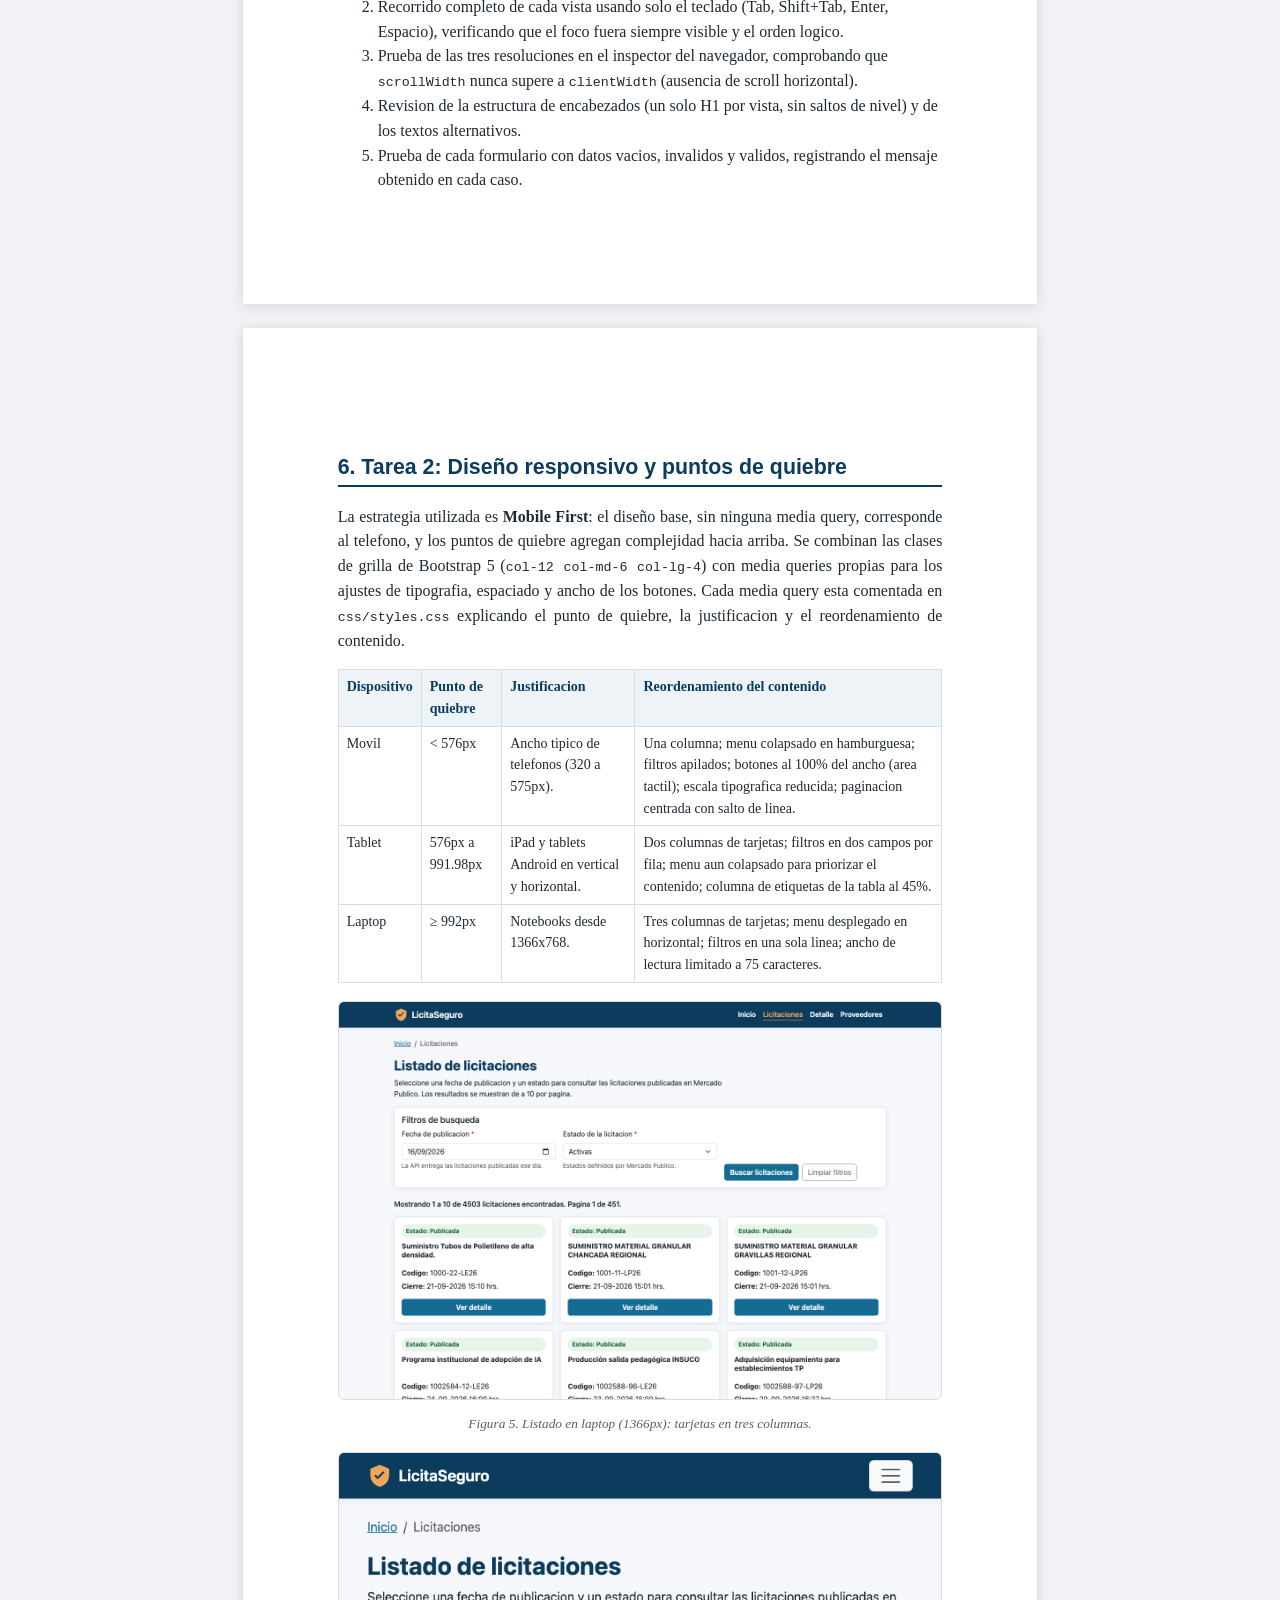
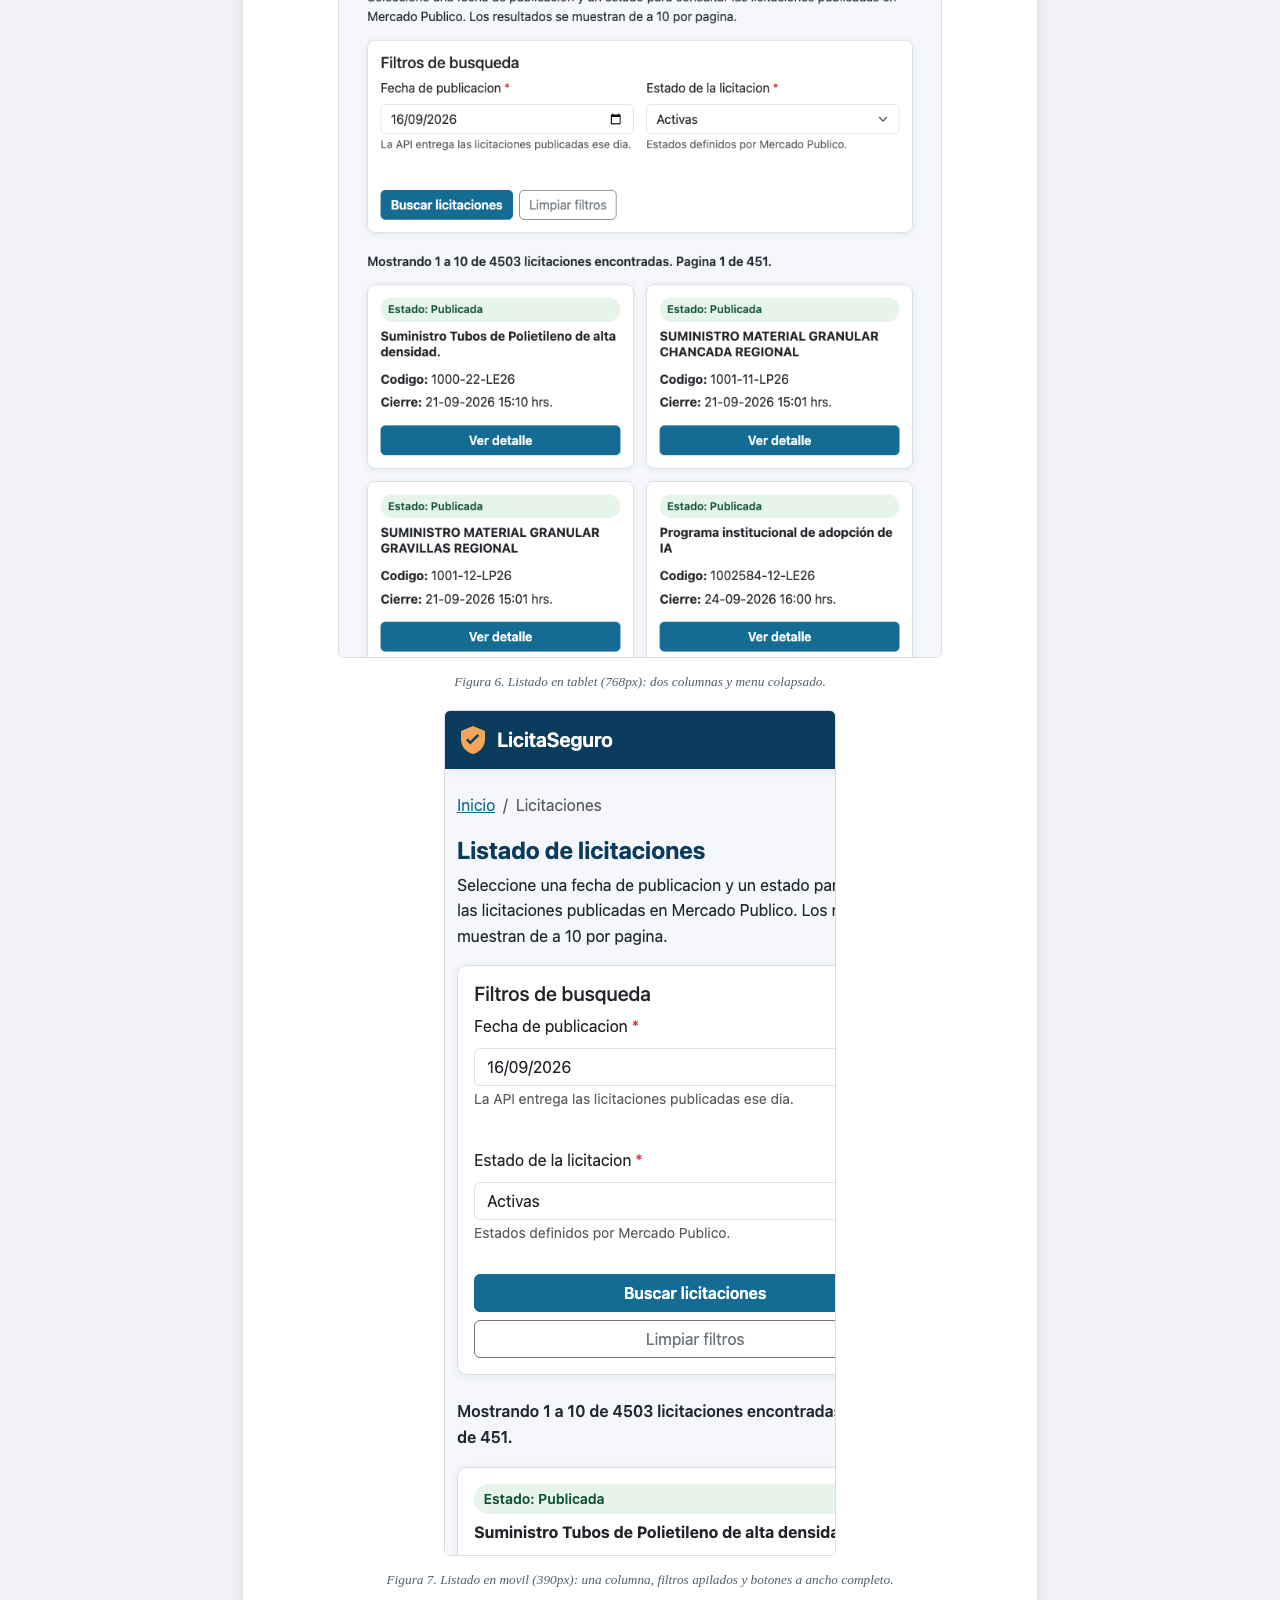
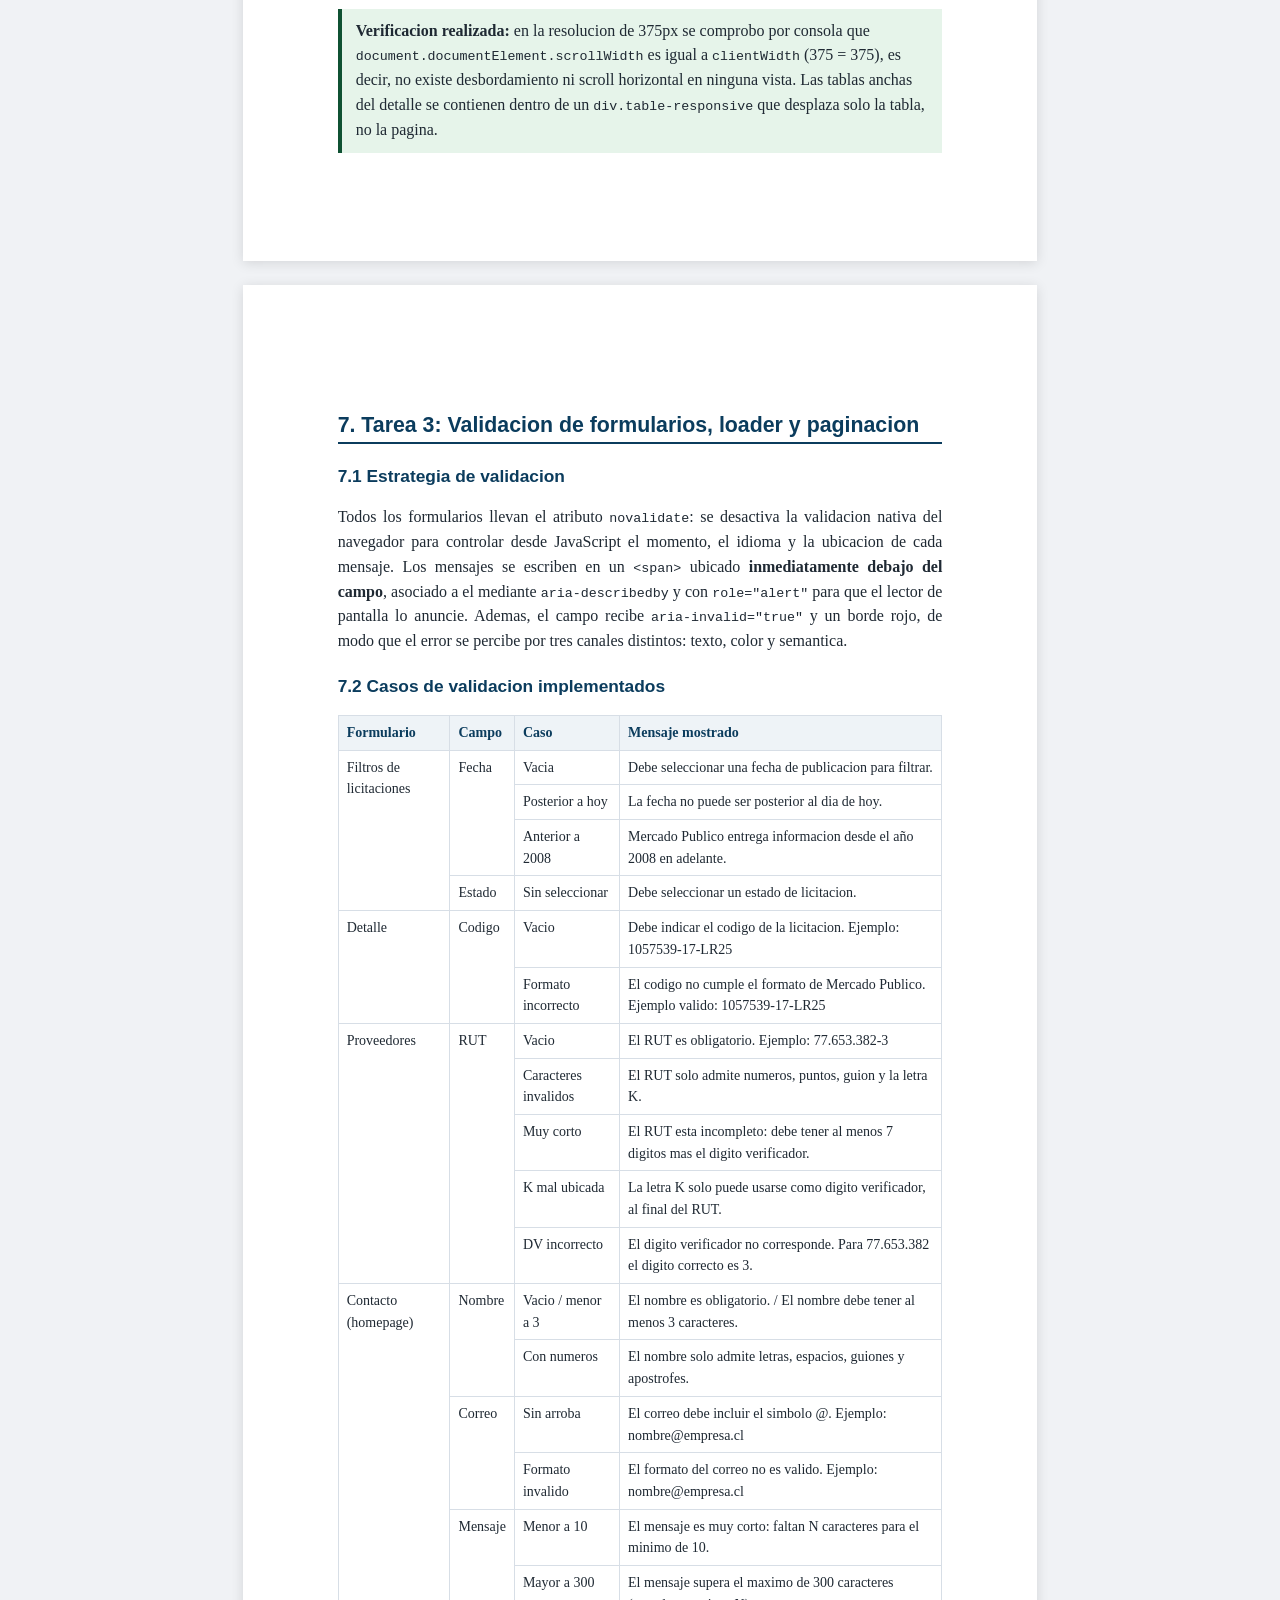
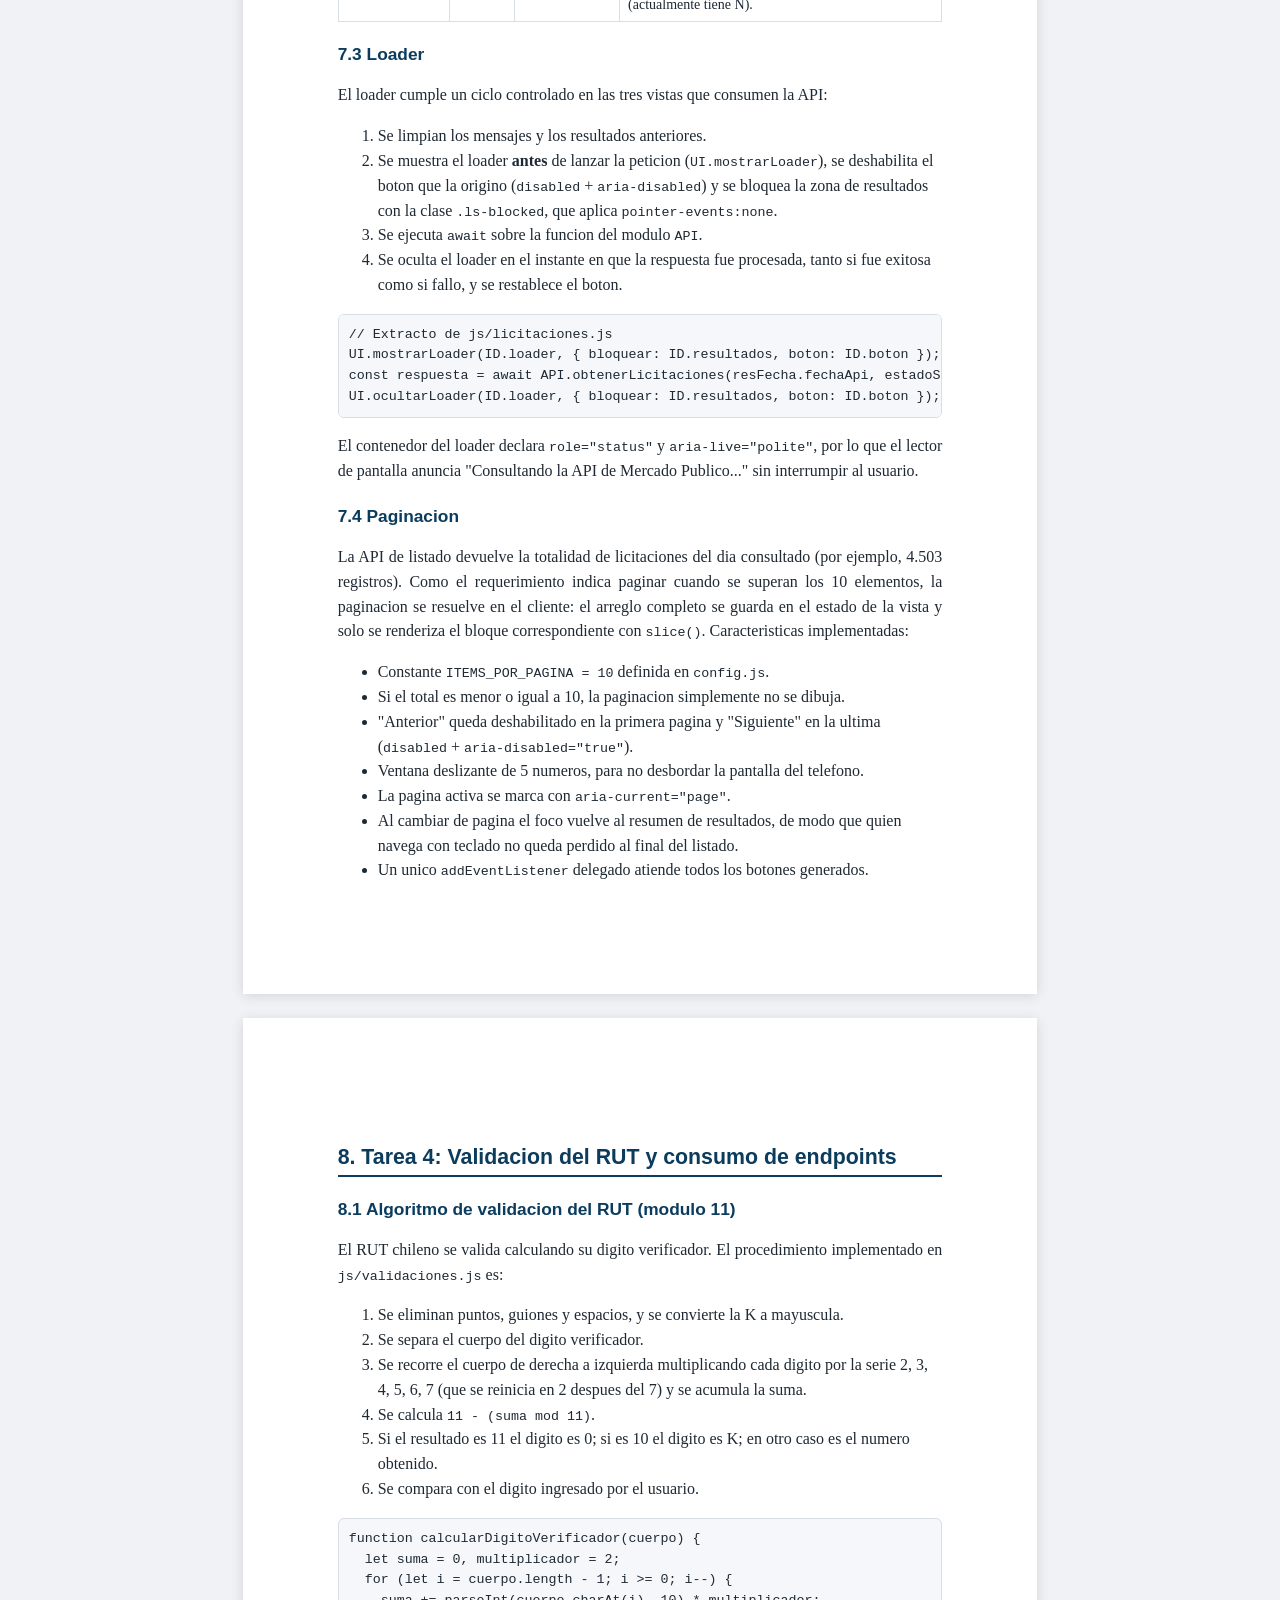
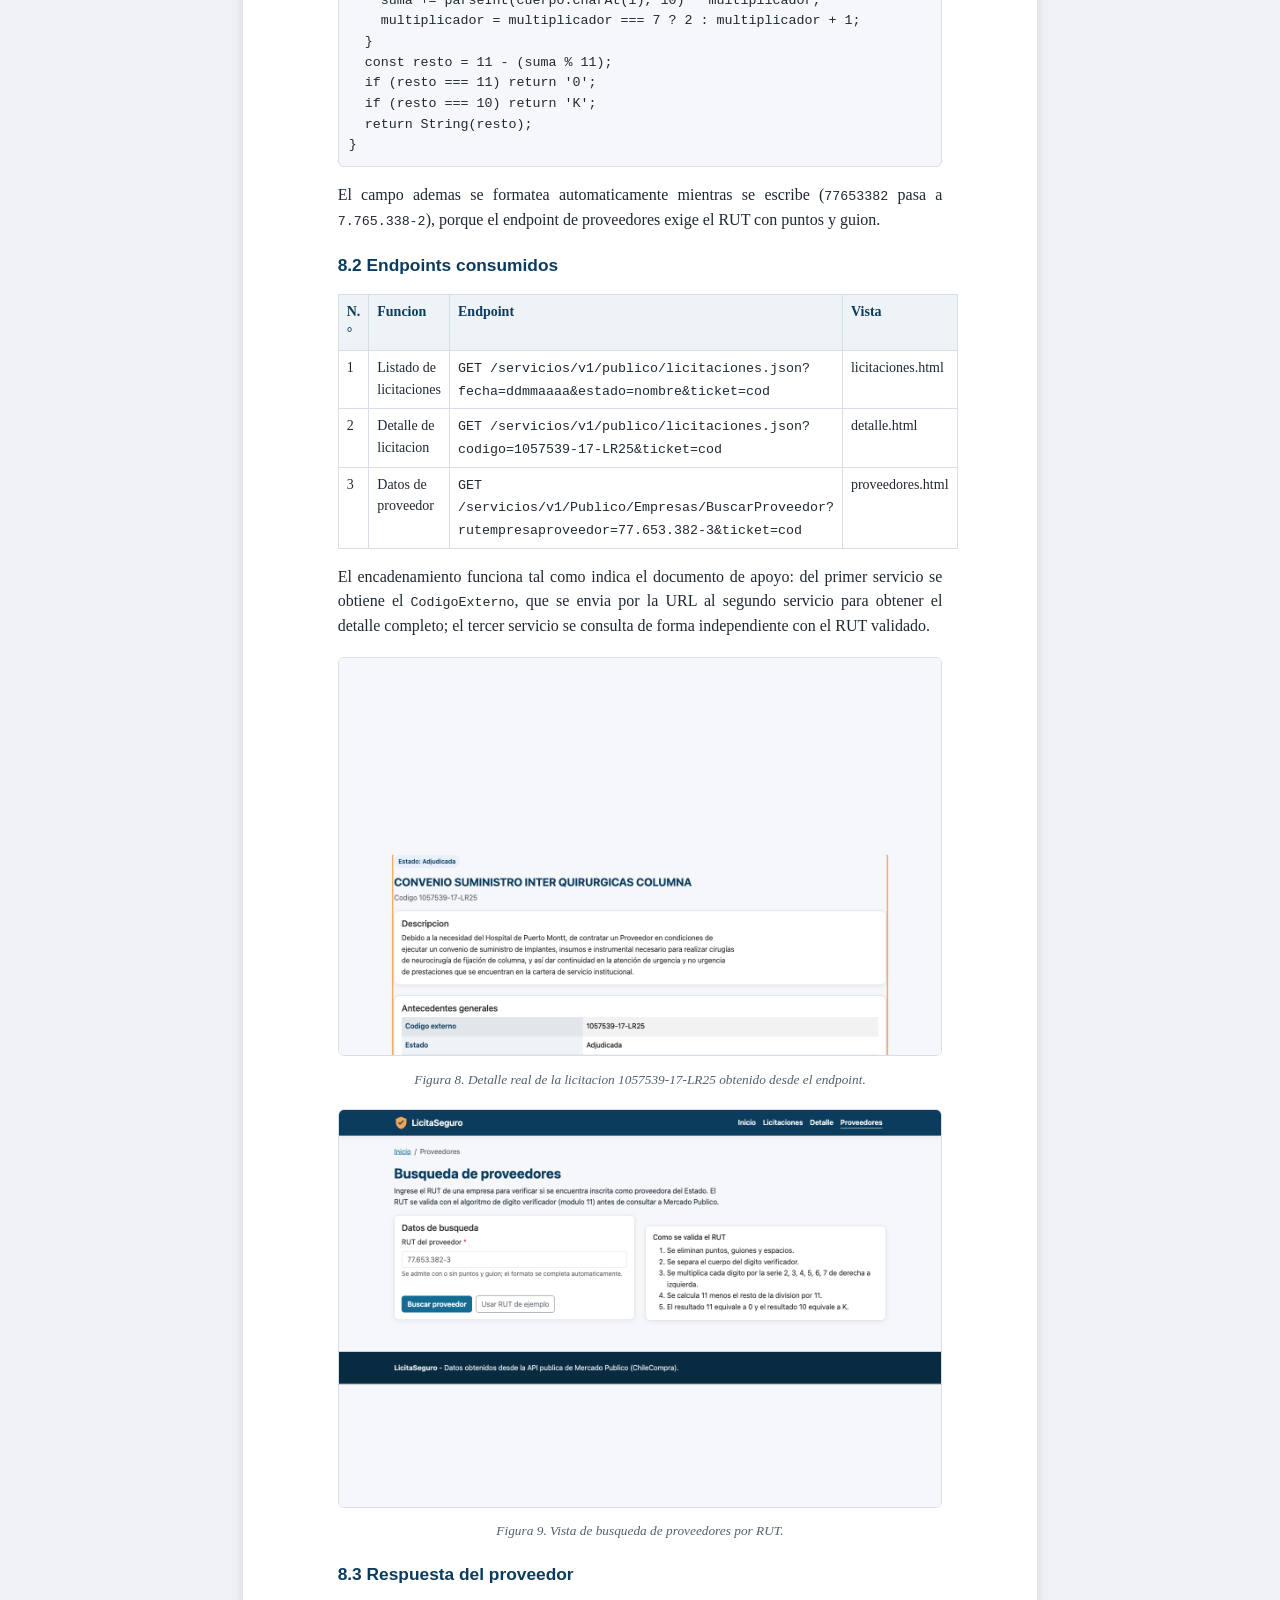
<file: informe/Informe_Examen_Frontend_LicitaSeguro.html>
<!DOCTYPE html>
<html lang="es">
<head>
<meta charset="UTF-8">
<meta name="viewport" content="width=device-width, initial-scale=1">
<title>Informe Examen Final - Desarrollo Frontend - LicitaSeguro</title>
<style>
  :root{
    --azul:#0b3c5d; --azul2:#146c94; --gris:#52606d; --borde:#d7dee6; --fondo:#ffffff;
  }
  *{box-sizing:border-box}
  body{
    font-family:"Times New Roman", Georgia, serif;
    font-size:12pt; line-height:1.55; color:#1f2933; background:#f0f2f5;
    margin:0; padding:24px;
  }
  .hoja{
    background:var(--fondo); max-width:21cm; margin:0 auto 24px; padding:2.5cm 2.5cm;
    box-shadow:0 2px 12px rgba(0,0,0,.12);
  }
  h1,h2,h3,h4{font-family:Arial, Helvetica, sans-serif; color:var(--azul); line-height:1.25}
  h1{font-size:22pt; text-align:center}
  h2{font-size:16pt; border-bottom:2px solid var(--azul); padding-bottom:4px; margin-top:32px}
  h3{font-size:13pt; margin-top:22px}
  h4{font-size:12pt; margin-top:16px; color:var(--azul2)}
  p{text-align:justify}
  table{width:100%; border-collapse:collapse; margin:12px 0; font-size:10.5pt}
  th,td{border:1px solid var(--borde); padding:6px 8px; vertical-align:top}
  th{background:#eef3f7; color:var(--azul); text-align:left}
  code, pre{font-family:Consolas,"Courier New",monospace; font-size:10pt}
  pre{background:#f5f7fa; border:1px solid var(--borde); padding:10px; overflow:auto; border-radius:6px}
  figure{margin:18px 0; text-align:center}
  figure img{max-width:100%; border:1px solid var(--borde); border-radius:6px}
  figcaption{font-size:10pt; color:var(--gris); margin-top:6px; font-style:italic}
  .portada{min-height:24cm; display:flex; flex-direction:column; justify-content:center; text-align:center}
  .portada .inst{font-family:Arial,sans-serif; font-size:13pt; letter-spacing:1px; color:var(--gris)}
  .portada .tituloprin{font-size:26pt; margin:24px 0 8px}
  .portada table{width:auto; margin:32px auto; font-size:12pt}
  .portada td{border:none; padding:4px 10px; text-align:left}
  .indice ol{line-height:1.9}
  .nota{background:#fff7e6; border-left:4px solid #8a4b00; padding:10px 14px; margin:14px 0}
  .ok{background:#e6f4ea; border-left:4px solid #0f5132; padding:10px 14px; margin:14px 0}
  @media print{
    body{background:#fff; padding:0}
    .hoja{box-shadow:none; margin:0; max-width:none; padding:2cm}
    .salto{page-break-before:always}
  }
</style>
</head>
<body>

<!-- ============================ PORTADA ============================ -->
<section class="hoja portada">
  <p class="inst">INSTITUTO PROFESIONAL / CENTRO DE FORMACION TECNICA</p>
  <p class="inst">CARRERA TECNICO EN INFORMATICA</p>
  <p class="inst">ASIGNATURA: DESARROLLO FRONTEND</p>

  <h1 class="tituloprin">Portal web LicitaSeguro</h1>
  <p style="font-size:14pt">Informe de documentacion del Examen Final<br>
  Sitio web publico para la consulta de licitaciones de Mercado Publico</p>

  <table>
    <tr><td><strong>Estudiante:</strong></td><td>Luis Orellana Cabrera</td></tr>
    <tr><td><strong>Docente:</strong></td><td>_____________________________</td></tr>
    <tr><td><strong>Fecha de entrega:</strong></td><td>_____________________________</td></tr>
    <tr><td><strong>Unidad:</strong></td><td>Evaluacion 3 - Examen transversal</td></tr>
    <tr><td><strong>Modalidad:</strong></td><td>Trabajo individual</td></tr>
    <tr><td><strong>Repositorio:</strong></td><td>github.com/Luisorellanacabrera/licitaseguro-examen-frontend</td></tr>
  </table>
</section>

<!-- ============================ INDICE ============================ -->
<section class="hoja indice salto">
  <h2>Indice</h2>
  <ol>
    <li>Introduccion y descripcion del caso</li>
    <li>Objetivos del proyecto</li>
    <li>Tecnologias utilizadas</li>
    <li>Estructura del proyecto</li>
    <li>Tarea 1: Mockups y justificacion UI/UX</li>
    <li>Tarea 2: Diseño responsivo y puntos de quiebre</li>
    <li>Tarea 3: Validacion de formularios, loader y paginacion</li>
    <li>Tarea 4: Validacion del RUT y consumo de endpoints</li>
    <li>Tarea 5: Accesibilidad y usabilidad</li>
    <li>Tarea 6: Limpieza de respuestas y control de errores</li>
    <li>Pruebas realizadas</li>
    <li>Instrucciones de ejecucion</li>
    <li>Guion del video explicativo</li>
    <li>Tabla de cumplimiento de la rubrica</li>
    <li>Conclusiones</li>
    <li>Referencias</li>
  </ol>
</section>

<!-- ============================ 1 - 4 ============================ -->
<section class="hoja salto">

<h2>1. Introduccion y descripcion del caso</h2>
<p>
  LicitaSeguro es una compañia chilena dedicada a entregar informacion transparente y
  accesible sobre licitaciones publicas. Hasta ahora, todas sus busquedas se realizan
  directamente en la plataforma de Mercado Publico, lo que obliga a sus ejecutivos a
  navegar un sistema pensado para compradores del Estado y no para la consulta rapida.
</p>
<p>
  El presente informe documenta el desarrollo de un sitio web publico que resuelve esa
  necesidad. El portal permite consultar el listado de licitaciones, filtrarlo por fecha
  y estado, revisar el detalle de cada licitacion, buscar proveedores por RUT y contar con
  un homepage corporativo que articula los tres modulos. Toda la informacion se obtiene en
  linea desde la API publica de Mercado Publico; el sitio no almacena ni modifica datos.
</p>

<h2>2. Objetivos del proyecto</h2>
<h3>Objetivo general</h3>
<p>
  Construir un sitio web frontend, responsivo y accesible, que consuma los endpoints
  publicos de Mercado Publico y presente la informacion de licitaciones y proveedores de
  forma clara para usuarios sin experiencia en compras publicas.
</p>
<h3>Objetivos especificos</h3>
<ul>
  <li>Diseñar cuatro vistas aplicando principios y estandares de UI/UX documentados.</li>
  <li>Implementar un diseño responsivo verificado en telefono, tablet y notebook.</li>
  <li>Validar todos los formularios con mensajes de error detallados por cada caso.</li>
  <li>Consumir los tres endpoints solicitados con control de errores y campos nulos.</li>
  <li>Cumplir las pautas WCAG 2.1 nivel AA en navegacion, contraste y etiquetado.</li>
</ul>

<h2>3. Tecnologias utilizadas</h2>
<table>
  <thead><tr><th>Tecnologia</th><th>Version</th><th>Uso en el proyecto</th></tr></thead>
  <tbody>
    <tr><td>HTML5</td><td>-</td><td>Estructura semantica de las 4 vistas (header, nav, main, section, article, footer).</td></tr>
    <tr><td>CSS3</td><td>-</td><td>Hoja propia <code>styles.css</code>: variables de color, escala tipografica y media queries.</td></tr>
    <tr><td>JavaScript</td><td>ES6+</td><td>Puro (sin framework JS): modulos IIFE, <code>async/await</code>, <code>fetch</code>, <code>AbortController</code>.</td></tr>
    <tr><td>Bootstrap</td><td>5.3.3 (CDN)</td><td>Grilla responsiva, navbar colapsable, tarjetas, tablas y componente de paginacion.</td></tr>
    <tr><td>API Mercado Publico</td><td>v1</td><td>Fuente oficial de los datos de licitaciones y proveedores.</td></tr>
  </tbody>
</table>

<h2>4. Estructura del proyecto</h2>
<pre>
Eval_U3A_Orellana/
|-- index.html              Vista 1: homepage corporativo + formulario de contacto
|-- licitaciones.html       Vista 2: listado con filtros, loader y paginacion
|-- detalle.html            Vista 3: detalle de una licitacion
|-- proveedores.html        Vista 4: busqueda de proveedor por RUT
|-- css/
|   |-- styles.css          Paleta, tipografia, componentes y media queries comentadas
|-- js/
|   |-- config.js           Ticket, URLs de los endpoints, estados y constantes
|   |-- api.js              Capa de acceso a la API: fetch, timeout, parseo y limpieza
|   |-- validaciones.js     RUT (modulo 11), fecha, estado y codigo de licitacion
|   |-- ui.js               Loader, alertas, errores por campo y paginacion accesible
|   |-- home.js             Controlador del formulario de contacto
|   |-- licitaciones.js     Controlador del listado
|   |-- detalle.js          Controlador del detalle
|   |-- proveedores.js      Controlador de la busqueda de proveedores
|-- informe/
|   |-- Informe_Examen_Frontend_LicitaSeguro.html   (este documento)
|   |-- mockups/            4 mockups en SVG
|   |-- capturas/           Capturas del sitio en funcionamiento
|-- README.md               Instrucciones de ejecucion y descripcion tecnica
</pre>
<p>
  La separacion en capas (configuracion, acceso a datos, validaciones, interfaz y
  controlador de cada vista) evita repetir codigo: por ejemplo, la validacion del RUT se
  escribe una sola vez en <code>validaciones.js</code> y se reutiliza tanto en la vista de
  proveedores como en el formulario de contacto del homepage.
</p>
</section>

<!-- ============================ TAREA 1 ============================ -->
<section class="hoja salto">
<h2>5. Tarea 1: Mockups y justificacion UI/UX</h2>
<p>
  Se elaboraron cuatro mockups, uno por vista, cada uno dibujado en sus tres resoluciones
  (laptop 1366px, tablet 768px y movil 375px) e incluyendo la justificacion de las
  decisiones de diseño. Los archivos originales estan en <code>informe/mockups/</code>.
</p>

<h3>5.1 Sistema de diseño comun</h3>
<h4>Paleta de colores y contraste</h4>
<p>
  La paleta se construyo sobre un azul institucional que transmite confianza y seriedad,
  asociado al sector publico, mas un naranja usado unicamente como color de acento (foco
  del teclado y elemento activo del menu). Todas las combinaciones fueron verificadas con
  el comprobador de contraste de WebAIM y documentadas como comentario en la cabecera de
  <code>css/styles.css</code>.
</p>
<table>
  <thead><tr><th>Uso</th><th>Color de texto</th><th>Color de fondo</th><th>Contraste</th><th>Nivel WCAG</th></tr></thead>
  <tbody>
    <tr><td>Titulos</td><td>#0b3c5d</td><td>#ffffff</td><td>10.4:1</td><td>AAA</td></tr>
    <tr><td>Barra de navegacion</td><td>#ffffff</td><td>#0b3c5d</td><td>10.4:1</td><td>AAA</td></tr>
    <tr><td>Texto base</td><td>#1f2933</td><td>#f5f7fa</td><td>14.1:1</td><td>AAA</td></tr>
    <tr><td>Boton primario</td><td>#ffffff</td><td>#146c94</td><td>5.1:1</td><td>AA</td></tr>
    <tr><td>Mensaje de error</td><td>#b42318</td><td>#ffffff</td><td>6.1:1</td><td>AA</td></tr>
    <tr><td>Mensaje de exito</td><td>#0f5132</td><td>#ffffff</td><td>8.6:1</td><td>AAA</td></tr>
    <tr><td>Advertencia</td><td>#8a4b00</td><td>#fff7e6</td><td>7.2:1</td><td>AAA</td></tr>
  </tbody>
</table>
<p>
  Ademas se cumple la pauta WCAG 1.4.1 (Uso del color): ningun estado se comunica solo con
  color. Los badges de estado de licitacion incluyen siempre la palabra ("Estado:
  Publicada", "Estado: Revocada") y las alertas incluyen icono y titulo.
</p>

<h4>Tipografia</h4>
<p>
  Se utiliza la familia <code>Segoe UI / system-ui</code>, una tipografia sin serifa de alta
  legibilidad en pantalla y disponible en el sistema operativo, lo que evita descargar
  fuentes externas y mejora el rendimiento. La escala es modular con razon 1.25:
</p>
<table>
  <thead><tr><th>Elemento</th><th>Tamaño</th><th>Peso</th><th>Justificacion</th></tr></thead>
  <tbody>
    <tr><td>H1 (titulo de pagina)</td><td>31px</td><td>700</td><td>Dominante en la jerarquia; unico H1 por vista.</td></tr>
    <tr><td>H2 (seccion)</td><td>25px</td><td>700</td><td>Divide los bloques de contenido.</td></tr>
    <tr><td>H3 (tarjeta)</td><td>20px</td><td>700</td><td>Titulo de cada licitacion o bloque.</td></tr>
    <tr><td>Cuerpo</td><td>16px</td><td>400</td><td>Minimo recomendado para lectura comoda.</td></tr>
    <tr><td>Textos de ayuda</td><td>14px</td><td>400/600</td><td>Informacion secundaria; nunca menor a 14px.</td></tr>
  </tbody>
</table>
<p>Interlineado 1.6 (WCAG 1.4.12) y ancho de lectura limitado a 75 caracteres en los parrafos largos.</p>

<h4>Espaciado y grilla</h4>
<p>
  Todo el espaciado es multiplo de 8px (grilla de 8 puntos), lo que produce agrupaciones
  visuales consistentes segun la ley de proximidad de la Gestalt. Los elementos
  interactivos tienen al menos 44x44px de area tactil (WCAG 2.5.5).
</p>

<h3>5.2 Mockup Vista 1 - Homepage corporativo</h3>
<figure>
  <img src="mockups/mockup-1-home.svg" alt="Mockup del homepage corporativo mostrando la version laptop con menu superior, hero con llamado a la accion y grilla de seis modulos, junto a las versiones tablet y movil">
  <figcaption>Figura 1. Mockup de la Vista 1 (homepage) en laptop, tablet y movil, con su justificacion UI/UX.</figcaption>
</figure>

<h3>5.3 Mockup Vista 2 - Listado de licitaciones</h3>
<figure>
  <img src="mockups/mockup-2-listado.svg" alt="Mockup del listado de licitaciones con el panel de filtros, el loader, las tarjetas de resultados y la paginacion en las tres resoluciones">
  <figcaption>Figura 2. Mockup de la Vista 2 (listado con filtros, loader y paginacion).</figcaption>
</figure>

<h3>5.4 Mockup Vista 3 - Detalle de licitacion</h3>
<figure>
  <img src="mockups/mockup-3-detalle.svg" alt="Mockup del detalle de licitacion con buscador por codigo, descripcion, tabla de antecedentes generales y tabla de items">
  <figcaption>Figura 3. Mockup de la Vista 3 (detalle de licitacion).</figcaption>
</figure>

<h3>5.5 Mockup Vista 4 - Busqueda de proveedores</h3>
<figure>
  <img src="mockups/mockup-4-proveedores.svg" alt="Mockup de la busqueda de proveedores por RUT, incluyendo el estado de exito, el de proveedor no encontrado y el de servidor no disponible">
  <figcaption>Figura 4. Mockup de la Vista 4 (busqueda de proveedores y estados de error).</figcaption>
</figure>

<h3>5.6 Principios de usabilidad aplicados (heuristicas de Nielsen)</h3>
<table>
  <thead><tr><th>Heuristica</th><th>Aplicacion concreta en LicitaSeguro</th></tr></thead>
  <tbody>
    <tr><td>1. Visibilidad del estado del sistema</td><td>Loader con texto en cada consulta y resumen "Mostrando 1 a 10 de N licitaciones. Pagina X de Y".</td></tr>
    <tr><td>2. Correspondencia con el mundo real</td><td>Lenguaje del dominio de compras publicas: licitacion, organismo comprador, adjudicada, proveedor.</td></tr>
    <tr><td>3. Control y libertad del usuario</td><td>Boton "Limpiar filtros", "Volver al listado" y migas de pan en todas las vistas internas.</td></tr>
    <tr><td>4. Consistencia y estandares</td><td>Mismo header, footer, paleta, tarjetas y estilo de boton en las 4 vistas.</td></tr>
    <tr><td>5. Prevencion de errores</td><td>Fecha con <code>input type="date"</code> y atributo <code>max</code>; estado como <code>select</code> cerrado; RUT formateado mientras se escribe.</td></tr>
    <tr><td>6. Reconocer antes que recordar</td><td>Boton "Usar RUT de ejemplo", textos de ayuda bajo cada campo e historial de consultas de la sesion.</td></tr>
    <tr><td>7. Flexibilidad y eficiencia</td><td>El detalle acepta el codigo por URL (<code>detalle.html?codigo=...</code>), lo que permite compartir un enlace directo.</td></tr>
    <tr><td>8. Diseño estetico y minimalista</td><td>La tarjeta del listado muestra solo 4 datos; el resto se reserva para la vista de detalle.</td></tr>
    <tr><td>9. Reconocer y recuperarse de errores</td><td>Cada error explica la causa y la correccion ("el digito correcto es 3"), no solo "dato invalido".</td></tr>
    <tr><td>10. Ayuda y documentacion</td><td>Bloque "Como se valida el RUT" y seccion de compromiso de accesibilidad en el homepage.</td></tr>
  </tbody>
</table>

<h3>5.7 Proceso de validacion interna del diseño</h3>
<ol>
  <li>Revision de contraste de las 12 combinaciones de color con el verificador de WebAIM; se descarto un celeste inicial (#2f9fd0) por quedar en 2.8:1 sobre blanco y se reemplazo por #146c94 (5.1:1).</li>
  <li>Recorrido completo de cada vista usando solo el teclado (Tab, Shift+Tab, Enter, Espacio), verificando que el foco fuera siempre visible y el orden logico.</li>
  <li>Prueba de las tres resoluciones en el inspector del navegador, comprobando que <code>scrollWidth</code> nunca supere a <code>clientWidth</code> (ausencia de scroll horizontal).</li>
  <li>Revision de la estructura de encabezados (un solo H1 por vista, sin saltos de nivel) y de los textos alternativos.</li>
  <li>Prueba de cada formulario con datos vacios, invalidos y validos, registrando el mensaje obtenido en cada caso.</li>
</ol>
</section>

<!-- ============================ TAREA 2 ============================ -->
<section class="hoja salto">
<h2>6. Tarea 2: Diseño responsivo y puntos de quiebre</h2>
<p>
  La estrategia utilizada es <strong>Mobile First</strong>: el diseño base, sin ninguna
  media query, corresponde al telefono, y los puntos de quiebre agregan complejidad hacia
  arriba. Se combinan las clases de grilla de Bootstrap 5
  (<code>col-12 col-md-6 col-lg-4</code>) con media queries propias para los ajustes de
  tipografia, espaciado y ancho de los botones. Cada media query esta comentada en
  <code>css/styles.css</code> explicando el punto de quiebre, la justificacion y el
  reordenamiento de contenido.
</p>

<table>
  <thead><tr><th>Dispositivo</th><th>Punto de quiebre</th><th>Justificacion</th><th>Reordenamiento del contenido</th></tr></thead>
  <tbody>
    <tr>
      <td>Movil</td><td>&lt; 576px</td>
      <td>Ancho tipico de telefonos (320 a 575px).</td>
      <td>Una columna; menu colapsado en hamburguesa; filtros apilados; botones al 100% del ancho (area tactil); escala tipografica reducida; paginacion centrada con salto de linea.</td>
    </tr>
    <tr>
      <td>Tablet</td><td>576px a 991.98px</td>
      <td>iPad y tablets Android en vertical y horizontal.</td>
      <td>Dos columnas de tarjetas; filtros en dos campos por fila; menu aun colapsado para priorizar el contenido; columna de etiquetas de la tabla al 45%.</td>
    </tr>
    <tr>
      <td>Laptop</td><td>&ge; 992px</td>
      <td>Notebooks desde 1366x768.</td>
      <td>Tres columnas de tarjetas; menu desplegado en horizontal; filtros en una sola linea; ancho de lectura limitado a 75 caracteres.</td>
    </tr>
  </tbody>
</table>

<figure>
  <img src="capturas/captura-listado.png" alt="Captura del listado de licitaciones en resolucion de notebook, mostrando las tarjetas distribuidas en tres columnas">
  <figcaption>Figura 5. Listado en laptop (1366px): tarjetas en tres columnas.</figcaption>
</figure>
<figure>
  <img src="capturas/captura-listado-tablet.png" alt="Captura del listado de licitaciones en tablet, con las tarjetas distribuidas en dos columnas y el menu colapsado">
  <figcaption>Figura 6. Listado en tablet (768px): dos columnas y menu colapsado.</figcaption>
</figure>
<figure>
  <img src="capturas/captura-listado-movil.png" alt="Captura del listado de licitaciones en telefono, con una sola columna, filtros apilados y botones a ancho completo">
  <figcaption>Figura 7. Listado en movil (390px): una columna, filtros apilados y botones a ancho completo.</figcaption>
</figure>

<div class="ok">
  <strong>Verificacion realizada:</strong> en la resolucion de 375px se comprobo por consola
  que <code>document.documentElement.scrollWidth</code> es igual a
  <code>clientWidth</code> (375 = 375), es decir, no existe desbordamiento ni scroll
  horizontal en ninguna vista. Las tablas anchas del detalle se contienen dentro de un
  <code>div.table-responsive</code> que desplaza solo la tabla, no la pagina.
</div>
</section>

<!-- ============================ TAREA 3 ============================ -->
<section class="hoja salto">
<h2>7. Tarea 3: Validacion de formularios, loader y paginacion</h2>

<h3>7.1 Estrategia de validacion</h3>
<p>
  Todos los formularios llevan el atributo <code>novalidate</code>: se desactiva la
  validacion nativa del navegador para controlar desde JavaScript el momento, el idioma y
  la ubicacion de cada mensaje. Los mensajes se escriben en un <code>&lt;span&gt;</code>
  ubicado <strong>inmediatamente debajo del campo</strong>, asociado a el mediante
  <code>aria-describedby</code> y con <code>role="alert"</code> para que el lector de
  pantalla lo anuncie. Ademas, el campo recibe <code>aria-invalid="true"</code> y un borde
  rojo, de modo que el error se percibe por tres canales distintos: texto, color y
  semantica.
</p>

<h3>7.2 Casos de validacion implementados</h3>
<table>
  <thead><tr><th>Formulario</th><th>Campo</th><th>Caso</th><th>Mensaje mostrado</th></tr></thead>
  <tbody>
    <tr><td rowspan="4">Filtros de licitaciones</td><td rowspan="3">Fecha</td><td>Vacia</td><td>Debe seleccionar una fecha de publicacion para filtrar.</td></tr>
    <tr><td>Posterior a hoy</td><td>La fecha no puede ser posterior al dia de hoy.</td></tr>
    <tr><td>Anterior a 2008</td><td>Mercado Publico entrega informacion desde el año 2008 en adelante.</td></tr>
    <tr><td>Estado</td><td>Sin seleccionar</td><td>Debe seleccionar un estado de licitacion.</td></tr>

    <tr><td rowspan="2">Detalle</td><td rowspan="2">Codigo</td><td>Vacio</td><td>Debe indicar el codigo de la licitacion. Ejemplo: 1057539-17-LR25</td></tr>
    <tr><td>Formato incorrecto</td><td>El codigo no cumple el formato de Mercado Publico. Ejemplo valido: 1057539-17-LR25</td></tr>

    <tr><td rowspan="5">Proveedores</td><td rowspan="5">RUT</td><td>Vacio</td><td>El RUT es obligatorio. Ejemplo: 77.653.382-3</td></tr>
    <tr><td>Caracteres invalidos</td><td>El RUT solo admite numeros, puntos, guion y la letra K.</td></tr>
    <tr><td>Muy corto</td><td>El RUT esta incompleto: debe tener al menos 7 digitos mas el digito verificador.</td></tr>
    <tr><td>K mal ubicada</td><td>La letra K solo puede usarse como digito verificador, al final del RUT.</td></tr>
    <tr><td>DV incorrecto</td><td>El digito verificador no corresponde. Para 77.653.382 el digito correcto es 3.</td></tr>

    <tr><td rowspan="6">Contacto (homepage)</td><td rowspan="2">Nombre</td><td>Vacio / menor a 3</td><td>El nombre es obligatorio. / El nombre debe tener al menos 3 caracteres.</td></tr>
    <tr><td>Con numeros</td><td>El nombre solo admite letras, espacios, guiones y apostrofes.</td></tr>
    <tr><td rowspan="2">Correo</td><td>Sin arroba</td><td>El correo debe incluir el simbolo @. Ejemplo: nombre@empresa.cl</td></tr>
    <tr><td>Formato invalido</td><td>El formato del correo no es valido. Ejemplo: nombre@empresa.cl</td></tr>
    <tr><td rowspan="2">Mensaje</td><td>Menor a 10</td><td>El mensaje es muy corto: faltan N caracteres para el minimo de 10.</td></tr>
    <tr><td>Mayor a 300</td><td>El mensaje supera el maximo de 300 caracteres (actualmente tiene N).</td></tr>
  </tbody>
</table>

<h3>7.3 Loader</h3>
<p>El loader cumple un ciclo controlado en las tres vistas que consumen la API:</p>
<ol>
  <li>Se limpian los mensajes y los resultados anteriores.</li>
  <li>Se muestra el loader <strong>antes</strong> de lanzar la peticion
      (<code>UI.mostrarLoader</code>), se deshabilita el boton que la origino
      (<code>disabled</code> + <code>aria-disabled</code>) y se bloquea la zona de
      resultados con la clase <code>.ls-blocked</code>, que aplica
      <code>pointer-events:none</code>.</li>
  <li>Se ejecuta <code>await</code> sobre la funcion del modulo <code>API</code>.</li>
  <li>Se oculta el loader en el instante en que la respuesta fue procesada, tanto si fue
      exitosa como si fallo, y se restablece el boton.</li>
</ol>
<pre>
// Extracto de js/licitaciones.js
UI.mostrarLoader(ID.loader, { bloquear: ID.resultados, boton: ID.boton });
const respuesta = await API.obtenerLicitaciones(resFecha.fechaApi, estadoSeleccionado);
UI.ocultarLoader(ID.loader, { bloquear: ID.resultados, boton: ID.boton });
</pre>
<p>
  El contenedor del loader declara <code>role="status"</code> y
  <code>aria-live="polite"</code>, por lo que el lector de pantalla anuncia "Consultando la
  API de Mercado Publico..." sin interrumpir al usuario.
</p>

<h3>7.4 Paginacion</h3>
<p>
  La API de listado devuelve la totalidad de licitaciones del dia consultado (por ejemplo,
  4.503 registros). Como el requerimiento indica paginar cuando se superan los 10
  elementos, la paginacion se resuelve en el cliente: el arreglo completo se guarda en el
  estado de la vista y solo se renderiza el bloque correspondiente con
  <code>slice()</code>. Caracteristicas implementadas:
</p>
<ul>
  <li>Constante <code>ITEMS_POR_PAGINA = 10</code> definida en <code>config.js</code>.</li>
  <li>Si el total es menor o igual a 10, la paginacion simplemente no se dibuja.</li>
  <li>"Anterior" queda deshabilitado en la primera pagina y "Siguiente" en la ultima
      (<code>disabled</code> + <code>aria-disabled="true"</code>).</li>
  <li>Ventana deslizante de 5 numeros, para no desbordar la pantalla del telefono.</li>
  <li>La pagina activa se marca con <code>aria-current="page"</code>.</li>
  <li>Al cambiar de pagina el foco vuelve al resumen de resultados, de modo que quien
      navega con teclado no queda perdido al final del listado.</li>
  <li>Un unico <code>addEventListener</code> delegado atiende todos los botones generados.</li>
</ul>
</section>

<!-- ============================ TAREA 4 ============================ -->
<section class="hoja salto">
<h2>8. Tarea 4: Validacion del RUT y consumo de endpoints</h2>

<h3>8.1 Algoritmo de validacion del RUT (modulo 11)</h3>
<p>
  El RUT chileno se valida calculando su digito verificador. El procedimiento
  implementado en <code>js/validaciones.js</code> es:
</p>
<ol>
  <li>Se eliminan puntos, guiones y espacios, y se convierte la K a mayuscula.</li>
  <li>Se separa el cuerpo del digito verificador.</li>
  <li>Se recorre el cuerpo de derecha a izquierda multiplicando cada digito por la serie
      2, 3, 4, 5, 6, 7 (que se reinicia en 2 despues del 7) y se acumula la suma.</li>
  <li>Se calcula <code>11 - (suma mod 11)</code>.</li>
  <li>Si el resultado es 11 el digito es 0; si es 10 el digito es K; en otro caso es el
      numero obtenido.</li>
  <li>Se compara con el digito ingresado por el usuario.</li>
</ol>
<pre>
function calcularDigitoVerificador(cuerpo) {
  let suma = 0, multiplicador = 2;
  for (let i = cuerpo.length - 1; i >= 0; i--) {
    suma += parseInt(cuerpo.charAt(i), 10) * multiplicador;
    multiplicador = multiplicador === 7 ? 2 : multiplicador + 1;
  }
  const resto = 11 - (suma % 11);
  if (resto === 11) return '0';
  if (resto === 10) return 'K';
  return String(resto);
}
</pre>
<p>
  El campo ademas se formatea automaticamente mientras se escribe
  (<code>77653382</code> pasa a <code>7.765.338-2</code>), porque el endpoint de
  proveedores exige el RUT con puntos y guion.
</p>

<h3>8.2 Endpoints consumidos</h3>
<table>
  <thead><tr><th>N.°</th><th>Funcion</th><th>Endpoint</th><th>Vista</th></tr></thead>
  <tbody>
    <tr>
      <td>1</td><td>Listado de licitaciones</td>
      <td><code>GET /servicios/v1/publico/licitaciones.json?fecha=ddmmaaaa&amp;estado=nombre&amp;ticket=cod</code></td>
      <td>licitaciones.html</td>
    </tr>
    <tr>
      <td>2</td><td>Detalle de licitacion</td>
      <td><code>GET /servicios/v1/publico/licitaciones.json?codigo=1057539-17-LR25&amp;ticket=cod</code></td>
      <td>detalle.html</td>
    </tr>
    <tr>
      <td>3</td><td>Datos de proveedor</td>
      <td><code>GET /servicios/v1/Publico/Empresas/BuscarProveedor?rutempresaproveedor=77.653.382-3&amp;ticket=cod</code></td>
      <td>proveedores.html</td>
    </tr>
  </tbody>
</table>
<p>
  El encadenamiento funciona tal como indica el documento de apoyo: del primer servicio se
  obtiene el <code>CodigoExterno</code>, que se envia por la URL al segundo servicio para
  obtener el detalle completo; el tercer servicio se consulta de forma independiente con el
  RUT validado.
</p>

<figure>
  <img src="capturas/captura-detalle.png" alt="Captura de la vista de detalle mostrando la licitacion 1057539-17-LR25 con su estado adjudicada, descripcion y antecedentes obtenidos desde la API">
  <figcaption>Figura 8. Detalle real de la licitacion 1057539-17-LR25 obtenido desde el endpoint.</figcaption>
</figure>
<figure>
  <img src="capturas/captura-proveedores.png" alt="Captura de la vista de busqueda de proveedores por RUT con el formulario y el bloque explicativo del algoritmo de validacion">
  <figcaption>Figura 9. Vista de busqueda de proveedores por RUT.</figcaption>
</figure>

<h3>8.3 Respuesta del proveedor</h3>
<p>
  La consulta del RUT 77.653.382-3 devuelve <code>{"Cantidad":1,"listaEmpresas":[{"CodigoEmpresa":"1968779","NombreEmpresa":"SERVICIOS Y SOLUCIONES INFORMATICAS FENRIR SPA"}]}</code>,
  que el sitio presenta como una ficha con la razon social, el codigo de empresa y el RUT
  consultado. Si <code>listaEmpresas</code> viene vacio se muestra el mensaje
  <strong>"Proveedor no encontrado"</strong> indicando el RUT consultado.
</p>
</section>

<!-- ============================ TAREA 5 ============================ -->
<section class="hoja salto">
<h2>9. Tarea 5: Accesibilidad y usabilidad</h2>
<table>
  <thead><tr><th>Requerimiento</th><th>Implementacion</th><th>Archivo / elemento</th></tr></thead>
  <tbody>
    <tr><td>Etiquetas <code>label</code></td><td>Todos los <code>input</code>, <code>select</code> y <code>textarea</code> tienen su <code>label</code> asociado por <code>for</code>/<code>id</code>. Los campos obligatorios se marcan con asterisco y <code>aria-required</code>.</td><td>4 vistas</td></tr>
    <tr><td>Atributos ARIA</td><td><code>aria-label</code> en el menu y los enlaces "Ver detalle"; <code>aria-describedby</code> uniendo campo, ayuda y error; <code>aria-live</code> en loaders, resumenes y alertas; <code>aria-invalid</code> en campos erroneos; <code>aria-expanded</code> y <code>aria-controls</code> en el boton hamburguesa; <code>aria-current="page"</code> en el enlace activo y la pagina actual de la paginacion.</td><td>4 vistas</td></tr>
    <tr><td>Navegacion por teclado</td><td><code>tabindex="0"</code> en enlaces del menu, campos y botones para asegurar un orden de tabulacion explicito y coherente con el orden visual; <code>tabindex="-1"</code> en los contenedores que reciben foco por script (resumen de resultados, detalle cargado, ficha del proveedor).</td><td>4 vistas</td></tr>
    <tr><td>Enlace de salto</td><td>"Saltar al contenido principal" como primer elemento tabulable, visible solo al recibir foco (WCAG 2.4.1).</td><td>4 vistas</td></tr>
    <tr><td>Foco visible</td><td>Regla <code>:focus-visible</code> con contorno naranja de 3px y desplazamiento de 2px; nunca se usa <code>outline:none</code> sin reemplazo.</td><td>styles.css</td></tr>
    <tr><td>Texto alternativo</td><td>El logotipo SVG declara <code>role="img"</code>, <code>&lt;title&gt;</code> y <code>aria-label</code>; los iconos decorativos llevan <code>aria-hidden="true"</code> para no ensuciar la lectura.</td><td>4 vistas</td></tr>
    <tr><td>Estructura semantica</td><td><code>header</code>, <code>nav</code>, <code>main</code>, <code>section</code>, <code>article</code>, <code>aside</code> y <code>footer</code>; un solo <code>h1</code> por vista y jerarquia de encabezados sin saltos.</td><td>4 vistas</td></tr>
    <tr><td>Tablas accesibles</td><td><code>caption</code> oculto visualmente pero leido por el lector, <code>scope="row"</code> y <code>scope="col"</code> en los encabezados.</td><td>detalle.js</td></tr>
    <tr><td>Idioma y zoom</td><td><code>lang="es"</code> en <code>html</code>; el <code>viewport</code> no bloquea el zoom (WCAG 1.4.4).</td><td>4 vistas</td></tr>
    <tr><td>Movimiento reducido</td><td>Media query <code>prefers-reduced-motion</code> que anula animaciones y transiciones.</td><td>styles.css</td></tr>
    <tr><td>Manejo de foco</td><td>Al fallar una validacion el foco se lleva al primer campo con error; al cargar el detalle o la ficha del proveedor, el foco se mueve al resultado.</td><td>controladores</td></tr>
    <tr><td>Seguridad del contenido</td><td>Toda la informacion de la API se escapa con <code>UI.escapar()</code> antes de insertarse en el DOM, evitando inyeccion de HTML.</td><td>ui.js</td></tr>
  </tbody>
</table>
<div class="ok">
  Comentarios en el HTML y en el CSS indican expresamente que combinacion de colores se
  reviso y con que resultado, ademas de la justificacion de cada atributo de accesibilidad
  relevante.
</div>
</section>

<!-- ============================ TAREA 6 ============================ -->
<section class="hoja salto">
<h2>10. Tarea 6: Limpieza de respuestas y control de errores</h2>

<h3>10.1 Limpieza de texto</h3>
<p>
  La API entrega textos en mayusculas, con comillas tipograficas, dobles espacios y, en
  algunos registros, tildes mal codificadas (efecto conocido como <em>mojibake</em>, del
  tipo <code>Ã‰</code>, cuando un texto Latin-1 se interpreta como UTF-8). La funcion
  <code>API.limpiarTexto()</code> corrige esos casos, normaliza comillas y espacios duros y
  recorta los espacios sobrantes. La funcion <code>API.valorSeguro()</code> devuelve
  <code>"--"</code> cuando el campo viene nulo o vacio, evitando celdas en blanco y que la
  interfaz colapse ante respuestas incompletas.
</p>

<h3>10.2 Escenarios de error controlados</h3>
<table>
  <thead><tr><th>Escenario</th><th>Deteccion</th><th>Mensaje mostrado al usuario</th></tr></thead>
  <tbody>
    <tr><td>Sin conexion / CORS / servidor caido</td><td><code>catch</code> del <code>fetch</code></td><td>Servidor no disponible o sin conexion a internet. No fue posible contactar a Mercado Publico.</td></tr>
    <tr><td>Demora excesiva</td><td><code>AbortController</code> a los 20 segundos</td><td>La consulta demoro demasiado y fue cancelada. Verifique su conexion e intente nuevamente.</td></tr>
    <tr><td>HTTP 400</td><td><code>respuesta.status</code></td><td>La consulta enviada no es valida. Revise la fecha y el estado seleccionados.</td></tr>
    <tr><td>HTTP 401 / 403</td><td><code>respuesta.status</code></td><td>Credencial (ticket) no autorizada. / Sin permisos para acceder a este recurso.</td></tr>
    <tr><td>HTTP 404</td><td><code>respuesta.status</code></td><td>No se encontro el recurso solicitado en Mercado Publico.</td></tr>
    <tr><td>HTTP 429</td><td><code>respuesta.status</code></td><td>Se alcanzo el limite de consultas por minuto. Espere unos segundos e intente nuevamente.</td></tr>
    <tr><td>HTTP 500 / 502 / 503 / 504</td><td><code>respuesta.status</code></td><td>Servidor no disponible o con problemas internos. Intente mas tarde.</td></tr>
    <tr><td>Respuesta vacia</td><td>Texto de respuesta sin contenido</td><td>El servidor devolvio una respuesta vacia. Intente mas tarde.</td></tr>
    <tr><td>JSON invalido (la API responde HTML)</td><td><code>try/catch</code> sobre <code>JSON.parse</code></td><td>La respuesta del servidor no tiene el formato esperado (JSON invalido). Intente mas tarde.</td></tr>
    <tr><td>Listado sin resultados</td><td><code>Listado.length === 0</code></td><td>No se encontraron licitaciones para la fecha y el estado seleccionados.</td></tr>
    <tr><td>Detalle inexistente</td><td>Listado vacio en la respuesta</td><td>Error al cargar detalles de la licitacion. Intente mas tarde.</td></tr>
    <tr><td>Proveedor inexistente</td><td><code>listaEmpresas.length === 0</code></td><td>Proveedor no encontrado: el RUT no se encuentra registrado en Mercado Publico.</td></tr>
    <tr><td>Campos nulos</td><td><code>valorSeguro()</code></td><td>Se muestra "--" en lugar de dejar el campo en blanco.</td></tr>
  </tbody>
</table>
<p>
  En todos los casos el loader se oculta antes de mostrar el mensaje, el boton vuelve a
  habilitarse y la alerta se escribe en un contenedor con <code>aria-live="assertive"</code>
  para que sea anunciada de inmediato.
</p>

<h2>11. Pruebas realizadas</h2>
<table>
  <thead><tr><th>N.°</th><th>Prueba</th><th>Resultado esperado</th><th>Resultado obtenido</th></tr></thead>
  <tbody>
    <tr><td>1</td><td>Listado con fecha valida y estado "activas"</td><td>Tarjetas con datos reales y paginacion</td><td>Correcto: 4.503 licitaciones, 451 paginas, 10 por pagina</td></tr>
    <tr><td>2</td><td>Fecha futura</td><td>Mensaje de error bajo el campo</td><td>Correcto: "La fecha no puede ser posterior al dia de hoy."</td></tr>
    <tr><td>3</td><td>Estado sin seleccionar</td><td>Mensaje de error y foco en el select</td><td>Correcto</td></tr>
    <tr><td>4</td><td>Detalle con codigo 1057539-17-LR25</td><td>Ficha completa con estado "Adjudicada"</td><td>Correcto</td></tr>
    <tr><td>5</td><td>Detalle con codigo mal formado</td><td>Mensaje de formato invalido, sin llamar a la API</td><td>Correcto</td></tr>
    <tr><td>6</td><td>RUT 77.653.382-3</td><td>Razon social del proveedor</td><td>Correcto: "SERVICIOS Y SOLUCIONES INFORMATICAS FENRIR SPA"</td></tr>
    <tr><td>7</td><td>RUT 77.653.382-K</td><td>Mensaje indicando el digito correcto</td><td>Correcto</td></tr>
    <tr><td>8</td><td>RUT valido pero no registrado</td><td>"Proveedor no encontrado"</td><td>Correcto</td></tr>
    <tr><td>9</td><td>Navegacion completa con teclado</td><td>Foco visible y orden logico en las 4 vistas</td><td>Correcto</td></tr>
    <tr><td>10</td><td>Resolucion 375px</td><td>Sin scroll horizontal</td><td>Correcto: scrollWidth = clientWidth = 375</td></tr>
    <tr><td>11</td><td>Consola del navegador</td><td>Sin errores de JavaScript</td><td>Correcto: 0 errores</td></tr>
    <tr><td>12</td><td>Formulario de contacto vacio</td><td>Tres mensajes de error simultaneos</td><td>Correcto</td></tr>
  </tbody>
</table>
</section>

<!-- ============================ 12 - 16 ============================ -->
<section class="hoja salto">
<h2>12. Instrucciones de ejecucion</h2>
<p>
  El proyecto es estatico, por lo que no requiere instalacion de dependencias. Sin embargo,
  debe abrirse a traves de un servidor local (no con doble clic sobre el archivo), ya que
  los navegadores bloquean las peticiones <code>fetch</code> originadas desde el protocolo
  <code>file://</code>.
</p>
<pre>
# Opcion 1: Python (incluido en macOS y Linux)
cd Eval_U3A_Orellana
python3 -m http.server 8080
# Abrir en el navegador: http://localhost:8080/index.html

# Opcion 2: Visual Studio Code
# Instalar la extension "Live Server" y presionar "Go Live" sobre index.html
</pre>
<p>
  El ticket de la API viene configurado en <code>js/config.js</code> y corresponde al
  entregado en el documento de apoyo de la evaluacion. Si se agota su cuota de consultas,
  basta con reemplazar el valor de la constante <code>TICKET</code>.
</p>

<h2>13. Guion del video explicativo</h2>
<table>
  <thead><tr><th>Minuto</th><th>Contenido a mostrar</th></tr></thead>
  <tbody>
    <tr><td>00:00 - 00:45</td><td>Presentacion personal, del caso LicitaSeguro y de los modulos construidos.</td></tr>
    <tr><td>00:45 - 02:00</td><td>Recorrido del homepage: hero, grilla de modulos, seccion de accesibilidad y formulario de contacto validado (mostrar los errores).</td></tr>
    <tr><td>02:00 - 04:00</td><td>Listado: filtrar por fecha y estado, mostrar el loader, el resumen, las tarjetas y la paginacion (incluyendo el boton deshabilitado en la primera pagina).</td></tr>
    <tr><td>04:00 - 05:00</td><td>Errores del listado: fecha futura, estado sin seleccionar y busqueda sin resultados.</td></tr>
    <tr><td>05:00 - 06:30</td><td>Detalle: entrar desde "Ver detalle", explicar el encadenamiento de endpoints y mostrar los campos con "--".</td></tr>
    <tr><td>06:30 - 08:00</td><td>Proveedores: RUT valido, RUT con digito verificador erroneo, RUT no registrado y formateo automatico.</td></tr>
    <tr><td>08:00 - 09:00</td><td>Responsividad: cambiar a tablet y movil con el inspector del navegador.</td></tr>
    <tr><td>09:00 - 10:00</td><td>Accesibilidad: recorrido completo con la tecla Tab, enlace de salto y foco visible. Cierre y conclusiones.</td></tr>
  </tbody>
</table>

<h2>14. Tabla de cumplimiento de la rubrica</h2>
<table>
  <thead><tr><th>Indicador</th><th>Evidencia en el proyecto</th><th>Ubicacion</th></tr></thead>
  <tbody>
    <tr><td>1.1.2 Principios y estandares UI/UX</td><td>4 mockups detallados en tres resoluciones, justificacion de colores con ratios de contraste, tipografia, espaciado, heuristicas de Nielsen y proceso de validacion interna.</td><td>Seccion 5 e <code>informe/mockups/</code></td></tr>
    <tr><td>1.2.3 Interfaces responsivas</td><td>Mobile First con tres puntos de quiebre justificados y comentados; verificacion de ausencia de scroll horizontal.</td><td>Seccion 6 y <code>css/styles.css</code></td></tr>
    <tr><td>2.1.1 Interactividad y eventos</td><td>Filtros por fecha y estado, loader que bloquea la interaccion, paginacion con botones deshabilitados en los extremos, JavaScript modular y comentado.</td><td>Seccion 7 y <code>js/licitaciones.js</code></td></tr>
    <tr><td>2.1.2 Validacion de datos</td><td>Validacion de RUT (modulo 11), fecha, estado, codigo, nombre, correo y mensaje, con textos distintos por caso ubicados bajo cada campo.</td><td>Secciones 7 y 8, <code>js/validaciones.js</code></td></tr>
    <tr><td>3.1.3 Accesibilidad y usabilidad</td><td>Label en todos los campos, ARIA extensivo, navegacion por teclado con tabindex, manejo de foco, alt descriptivo y contrastes verificados y comentados.</td><td>Seccion 9</td></tr>
    <tr><td>3.2.1 Consumo de endpoints</td><td>Los 3 endpoints consumidos, parseo robusto del JSON, control de codigos HTTP, campos nulos como "--" y mensajes contextualizados por escenario.</td><td>Secciones 8 y 10, <code>js/api.js</code></td></tr>
    <tr><td>Paquete de entrega</td><td>Codigo fuente ordenado por capas, informe con formato de instituto y guion del video explicativo.</td><td>Carpeta raiz del proyecto</td></tr>
  </tbody>
</table>

<h2>15. Conclusiones</h2>
<p>
  El desarrollo permitio comprobar que es posible construir una aplicacion frontend util y
  de mediana complejidad utilizando solo HTML, CSS, JavaScript y un framework CSS, sin
  necesidad de un framework JavaScript. La organizacion del codigo en capas
  (configuracion, acceso a datos, validaciones, interfaz y controladores) fue determinante:
  permitio reutilizar la validacion del RUT y el manejo del loader en varias vistas, y
  concentrar en un solo archivo todo el control de errores de la API.
</p>
<p>
  La principal dificultad tecnica fue la naturaleza de los datos entregados por Mercado
  Publico: campos nulos, textos en mayusculas y caracteres especiales mal codificados. Ello
  obligo a construir una capa de normalizacion previa al renderizado, lo que confirma que
  consumir un endpoint no se agota en obtener la respuesta, sino en validarla y presentarla
  de forma confiable.
</p>
<p>
  En cuanto a accesibilidad, quedo claro que no se trata de un agregado final sino de una
  decision de diseño temprana: el contraste, la jerarquia de encabezados, el orden de
  tabulacion y el manejo del foco se definieron desde el mockup, lo que evito tener que
  rehacer la interfaz al final del proyecto.
</p>

<h2>16. Referencias</h2>
<ul>
  <li>ChileCompra. <em>Documentacion API Mercado Publico - Licitaciones</em>. https://api.mercadopublico.cl/</li>
  <li>ChileCompra. <em>Datos abiertos: organismos y proveedores</em>. https://datos-abiertos.chilecompra.cl/organismos-proveedores</li>
  <li>W3C. <em>Web Content Accessibility Guidelines (WCAG) 2.1</em>. https://www.w3.org/TR/WCAG21/</li>
  <li>Nielsen, J. <em>10 Usability Heuristics for User Interface Design</em>. Nielsen Norman Group.</li>
  <li>Bootstrap. <em>Documentacion oficial v5.3</em>. https://getbootstrap.com/docs/5.3/</li>
  <li>MDN Web Docs. <em>Fetch API, AbortController y ARIA</em>. https://developer.mozilla.org/</li>
  <li>Gobierno de Chile. <em>Decreto Supremo N.° 1 de 2015, Norma Tecnica sobre sitios web de los organos de la Administracion del Estado</em>.</li>
</ul>
</section>

</body>
</html>
</file>
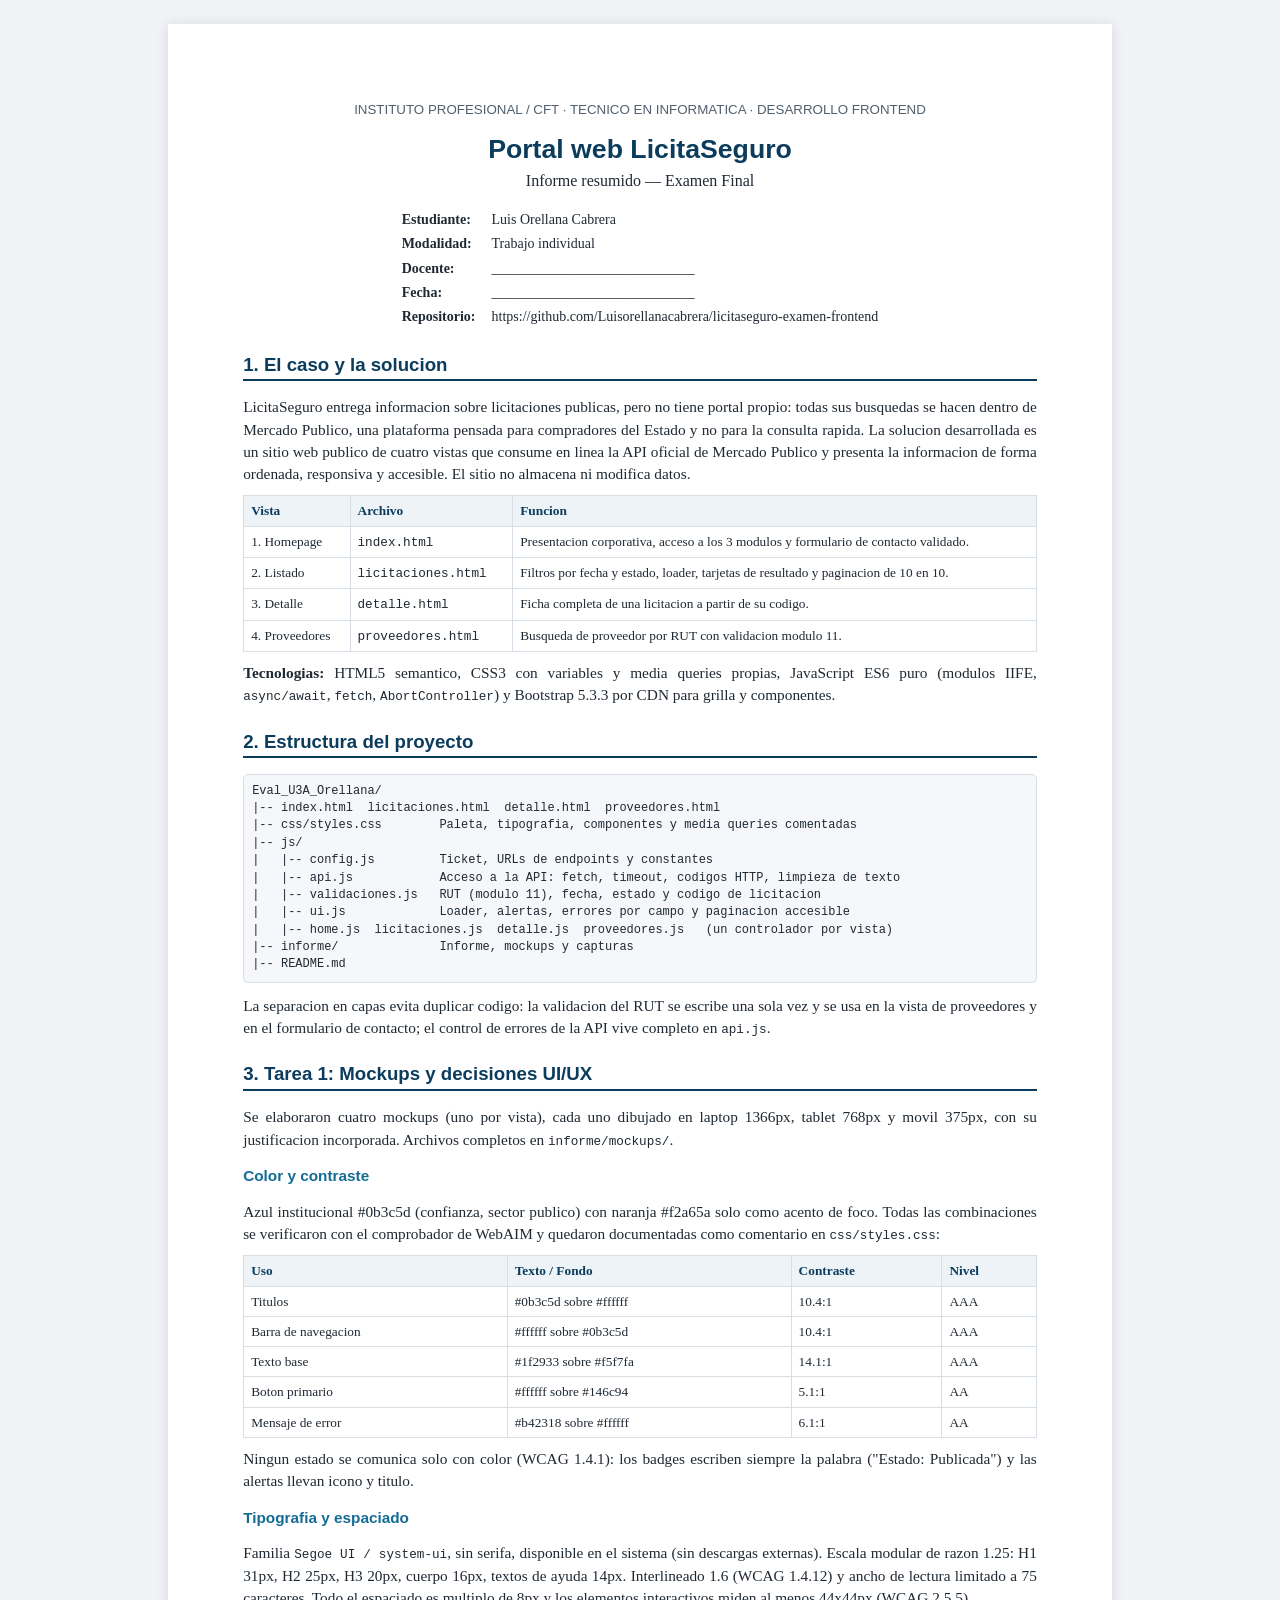
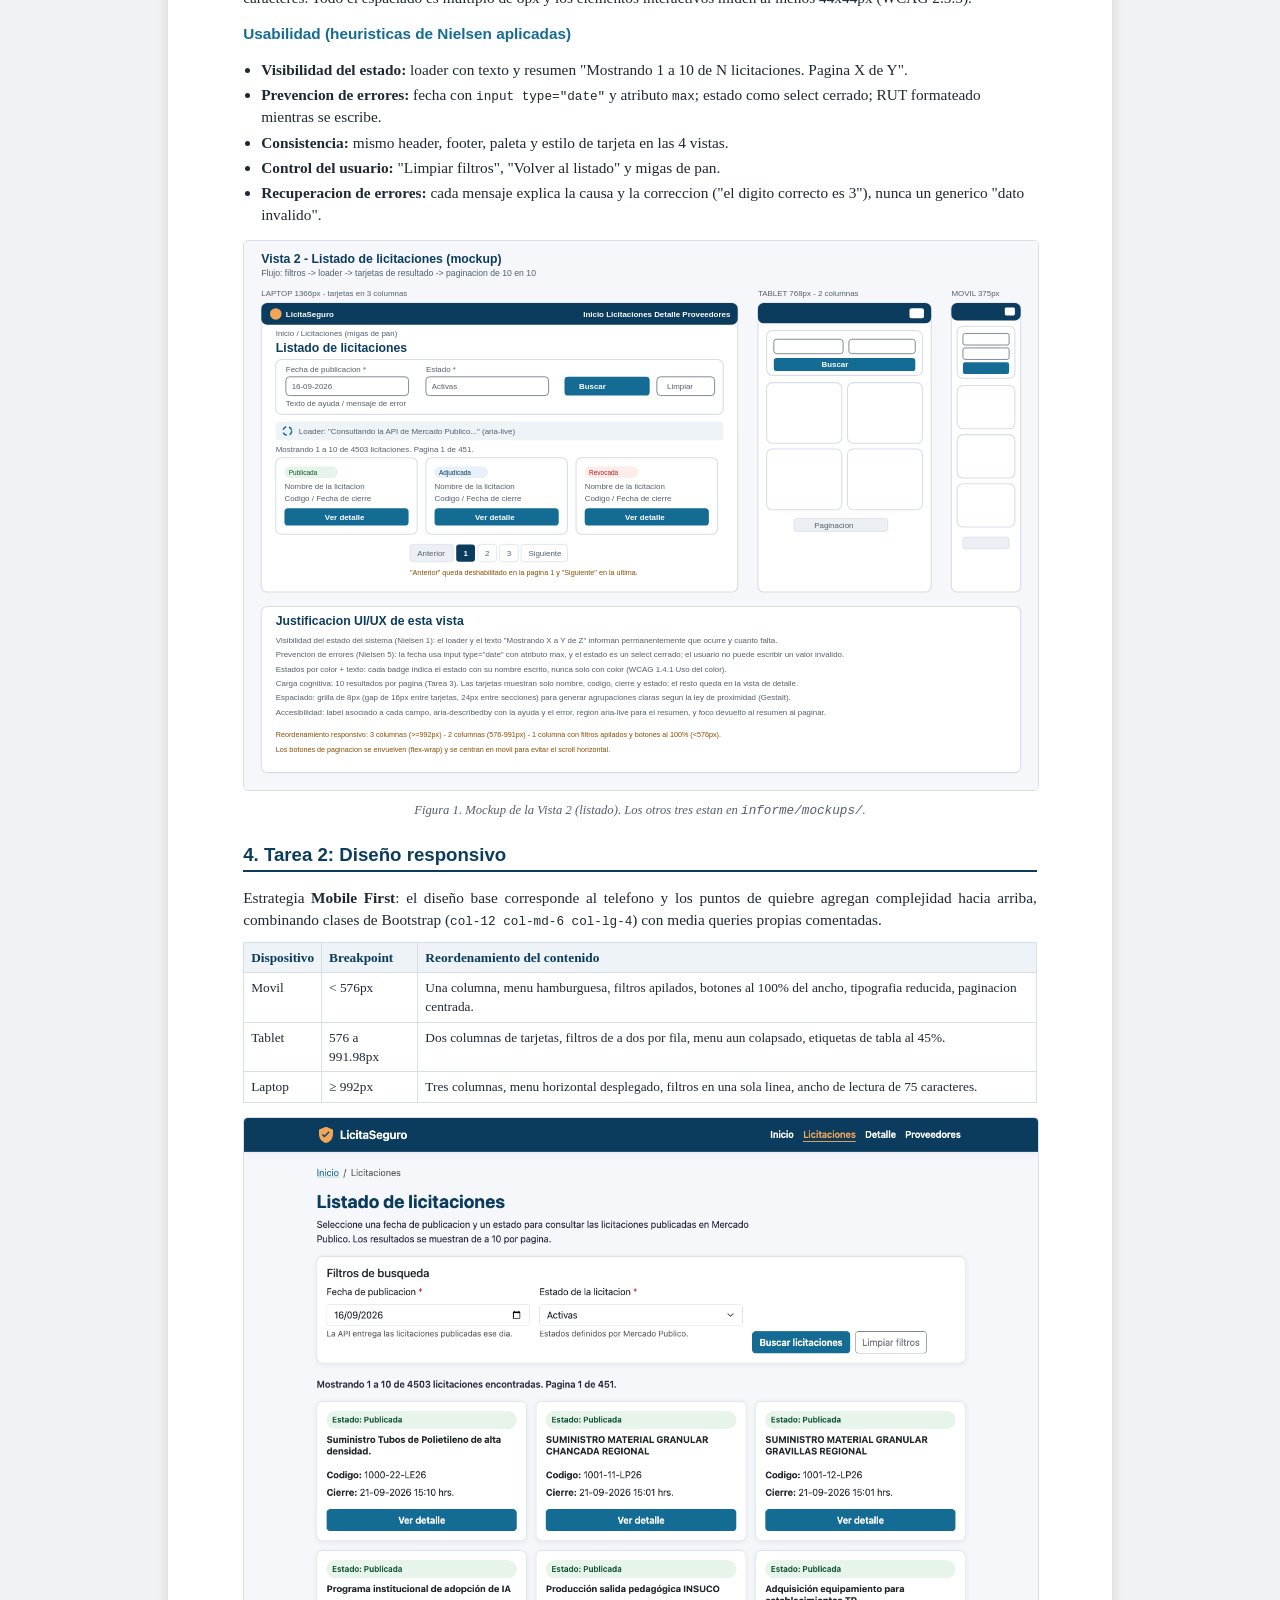
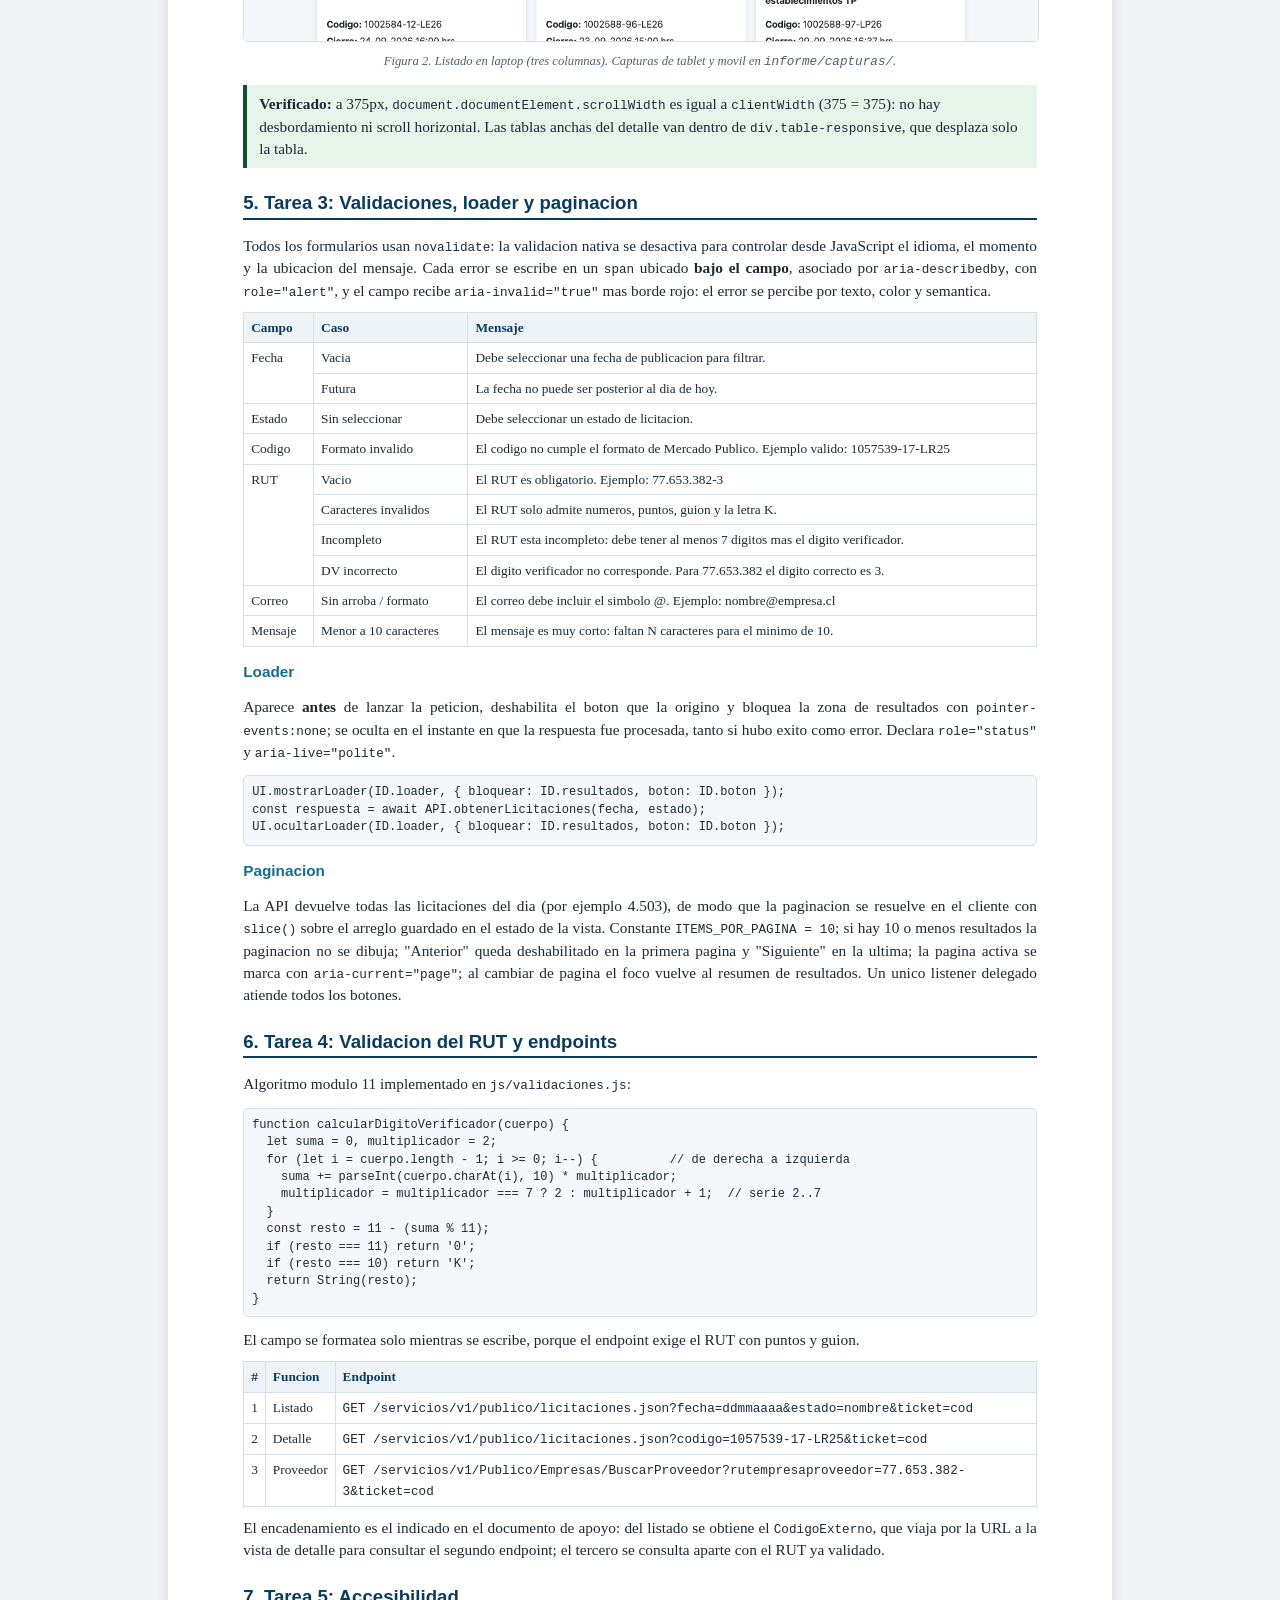
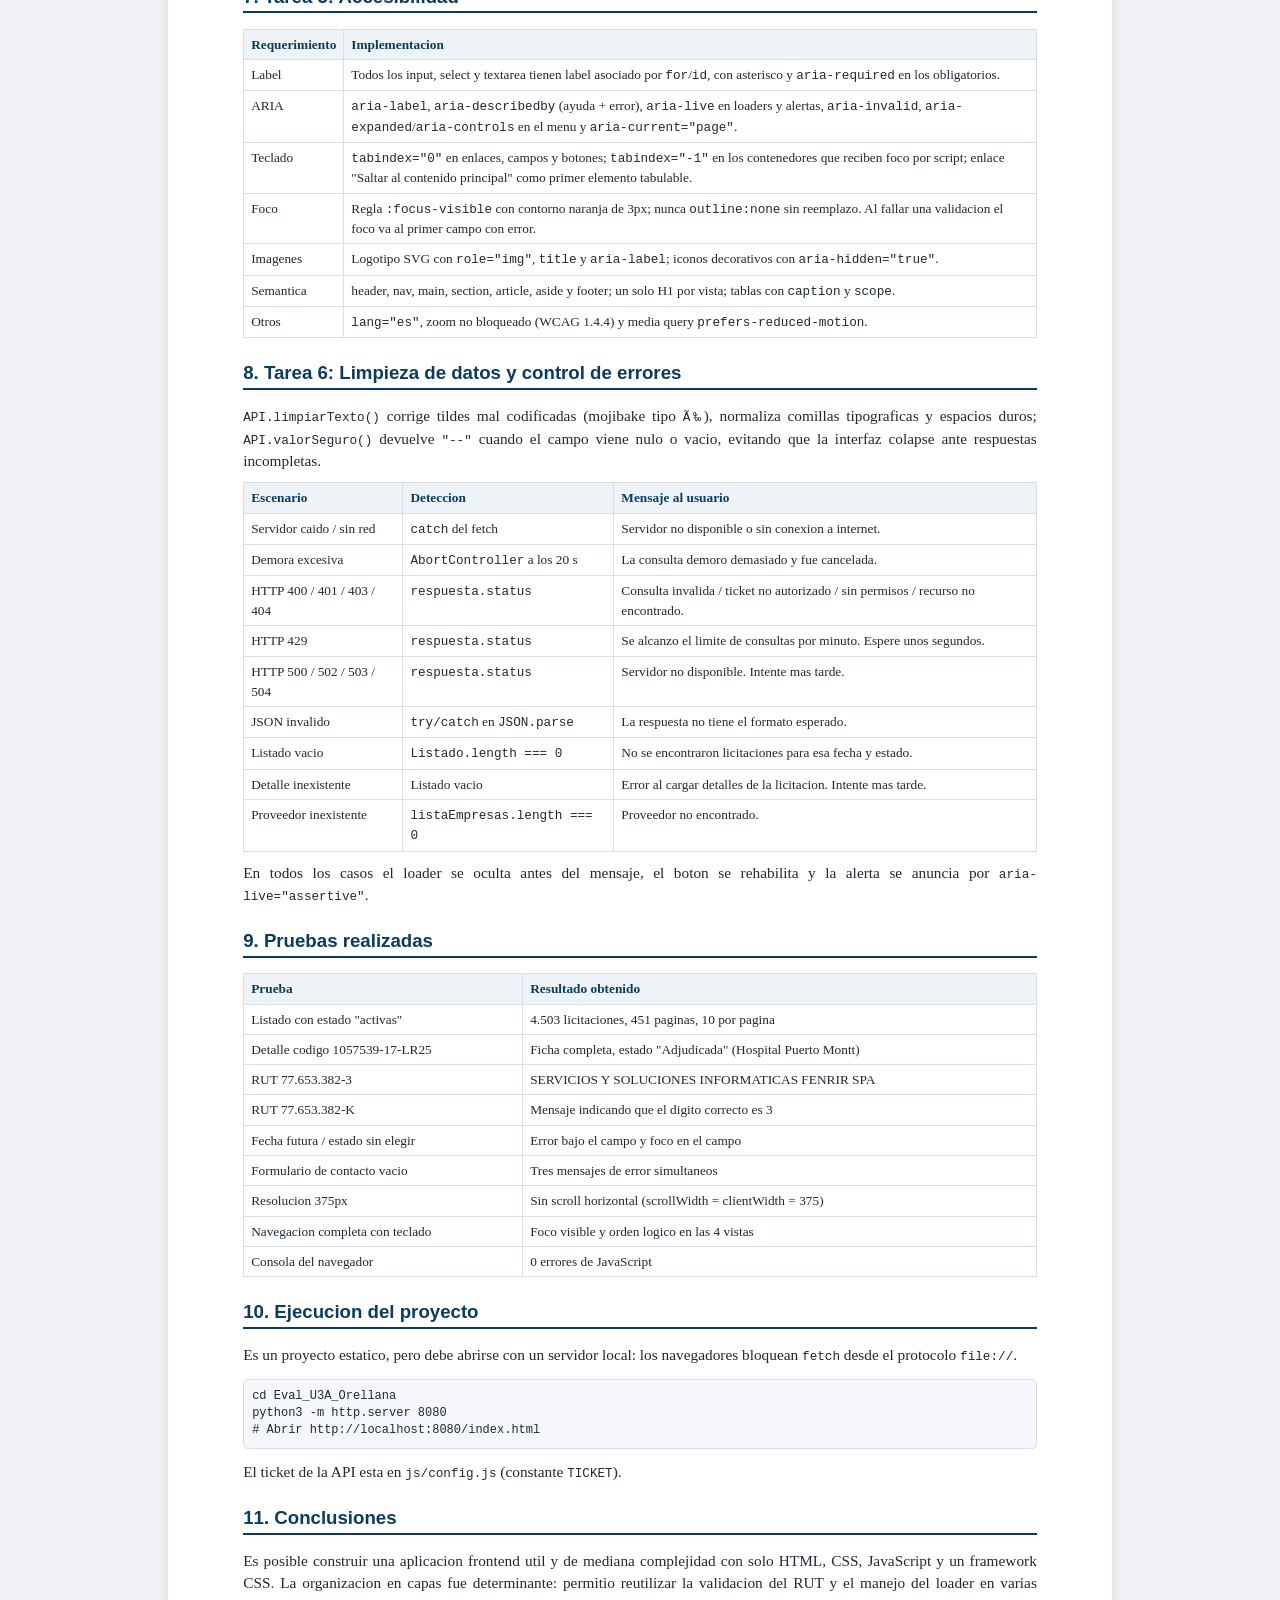
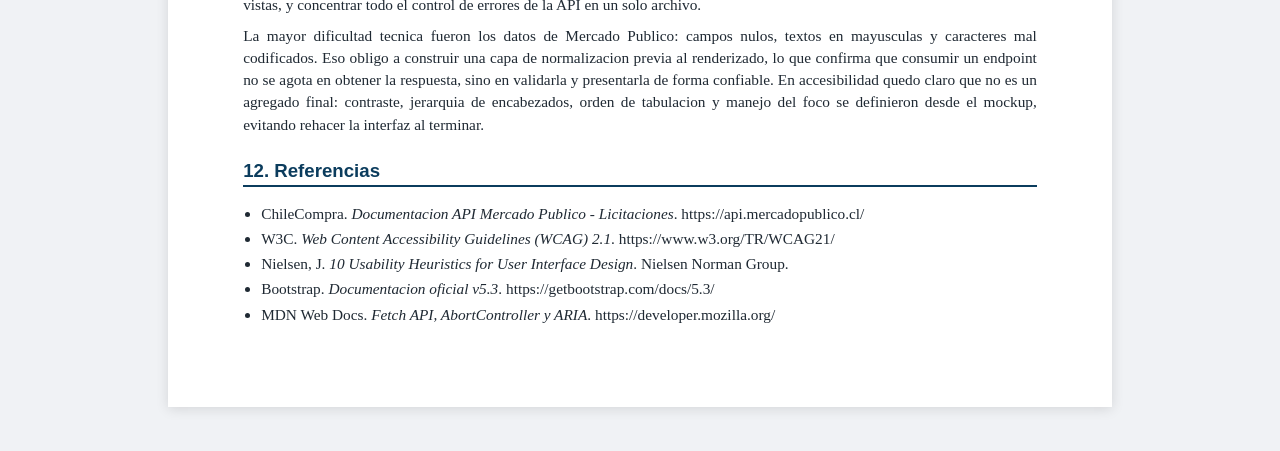
<file: informe/Informe_Resumido_LicitaSeguro.html>
<!DOCTYPE html>
<html lang="es">
<head>
<meta charset="UTF-8">
<meta name="viewport" content="width=device-width, initial-scale=1">
<title>Informe resumido - Examen Final Desarrollo Frontend - LicitaSeguro</title>
<style>
  body{font-family:"Times New Roman",Georgia,serif;font-size:11.5pt;line-height:1.45;color:#1f2933;background:#f0f2f5;margin:0;padding:24px}
  .hoja{background:#fff;max-width:21cm;margin:0 auto 20px;padding:2cm;box-shadow:0 2px 12px rgba(0,0,0,.12)}
  h1,h2,h3{font-family:Arial,Helvetica,sans-serif;color:#0b3c5d;line-height:1.2}
  h1{font-size:20pt;text-align:center;margin:0 0 4px}
  h2{font-size:14pt;border-bottom:2px solid #0b3c5d;padding-bottom:3px;margin-top:24px}
  h3{font-size:11.5pt;margin-top:16px;color:#146c94}
  p{text-align:justify;margin:8px 0}
  table{width:100%;border-collapse:collapse;margin:10px 0;font-size:10pt}
  th,td{border:1px solid #d7dee6;padding:5px 7px;vertical-align:top}
  th{background:#eef3f7;color:#0b3c5d;text-align:left}
  code{font-family:Consolas,"Courier New",monospace;font-size:9.5pt}
  pre{background:#f5f7fa;border:1px solid #d7dee6;padding:8px;font-family:Consolas,monospace;font-size:9pt;border-radius:5px;overflow:auto}
  figure{margin:14px 0;text-align:center}
  figure img{max-width:100%;border:1px solid #d7dee6;border-radius:5px}
  figcaption{font-size:9.5pt;color:#52606d;font-style:italic;margin-top:4px}
  .datos{font-size:10.5pt;margin:16px auto;width:auto}
  .datos td{border:none;padding:2px 8px}
  .sub{text-align:center;font-size:12pt;margin:0 0 6px}
  ul{margin:6px 0 6px 18px;padding:0}
  li{margin:3px 0}
  .ok{background:#e6f4ea;border-left:4px solid #0f5132;padding:8px 12px;margin:10px 0}
  @media print{body{background:#fff;padding:0}.hoja{box-shadow:none;margin:0;max-width:none;padding:1.6cm}.salto{page-break-before:always}}
</style>
</head>
<body>

<section class="hoja">
  <p style="text-align:center;font-family:Arial,sans-serif;font-size:10pt;color:#52606d;margin:0">
    INSTITUTO PROFESIONAL / CFT &middot; TECNICO EN INFORMATICA &middot; DESARROLLO FRONTEND
  </p>
  <h1 style="margin-top:14px">Portal web LicitaSeguro</h1>
  <p class="sub">Informe resumido &mdash; Examen Final</p>

  <table class="datos">
    <tr><td><strong>Estudiante:</strong></td><td>Luis Orellana Cabrera</td></tr>
    <tr><td><strong>Modalidad:</strong></td><td>Trabajo individual</td></tr>
    <tr><td><strong>Docente:</strong></td><td>_____________________________</td></tr>
    <tr><td><strong>Fecha:</strong></td><td>_____________________________</td></tr>
    <tr><td><strong>Repositorio:</strong></td><td>https://github.com/Luisorellanacabrera/licitaseguro-examen-frontend</td></tr>
  </table>

<h2>1. El caso y la solucion</h2>
<p>
  LicitaSeguro entrega informacion sobre licitaciones publicas, pero no tiene portal propio:
  todas sus busquedas se hacen dentro de Mercado Publico, una plataforma pensada para
  compradores del Estado y no para la consulta rapida. La solucion desarrollada es un sitio
  web publico de cuatro vistas que consume en linea la API oficial de Mercado Publico y
  presenta la informacion de forma ordenada, responsiva y accesible. El sitio no almacena ni
  modifica datos.
</p>
<table>
  <thead><tr><th>Vista</th><th>Archivo</th><th>Funcion</th></tr></thead>
  <tbody>
    <tr><td>1. Homepage</td><td><code>index.html</code></td><td>Presentacion corporativa, acceso a los 3 modulos y formulario de contacto validado.</td></tr>
    <tr><td>2. Listado</td><td><code>licitaciones.html</code></td><td>Filtros por fecha y estado, loader, tarjetas de resultado y paginacion de 10 en 10.</td></tr>
    <tr><td>3. Detalle</td><td><code>detalle.html</code></td><td>Ficha completa de una licitacion a partir de su codigo.</td></tr>
    <tr><td>4. Proveedores</td><td><code>proveedores.html</code></td><td>Busqueda de proveedor por RUT con validacion modulo 11.</td></tr>
  </tbody>
</table>
<p><strong>Tecnologias:</strong> HTML5 semantico, CSS3 con variables y media queries propias,
JavaScript ES6 puro (modulos IIFE, <code>async/await</code>, <code>fetch</code>,
<code>AbortController</code>) y Bootstrap 5.3.3 por CDN para grilla y componentes.</p>

<h2>2. Estructura del proyecto</h2>
<pre>
Eval_U3A_Orellana/
|-- index.html  licitaciones.html  detalle.html  proveedores.html
|-- css/styles.css        Paleta, tipografia, componentes y media queries comentadas
|-- js/
|   |-- config.js         Ticket, URLs de endpoints y constantes
|   |-- api.js            Acceso a la API: fetch, timeout, codigos HTTP, limpieza de texto
|   |-- validaciones.js   RUT (modulo 11), fecha, estado y codigo de licitacion
|   |-- ui.js             Loader, alertas, errores por campo y paginacion accesible
|   |-- home.js  licitaciones.js  detalle.js  proveedores.js   (un controlador por vista)
|-- informe/              Informe, mockups y capturas
|-- README.md
</pre>
<p>
  La separacion en capas evita duplicar codigo: la validacion del RUT se escribe una sola vez
  y se usa en la vista de proveedores y en el formulario de contacto; el control de errores de
  la API vive completo en <code>api.js</code>.
</p>

<h2>3. Tarea 1: Mockups y decisiones UI/UX</h2>
<p>
  Se elaboraron cuatro mockups (uno por vista), cada uno dibujado en laptop 1366px, tablet
  768px y movil 375px, con su justificacion incorporada. Archivos completos en
  <code>informe/mockups/</code>.
</p>

<h3>Color y contraste</h3>
<p>
  Azul institucional #0b3c5d (confianza, sector publico) con naranja #f2a65a solo como acento
  de foco. Todas las combinaciones se verificaron con el comprobador de WebAIM y quedaron
  documentadas como comentario en <code>css/styles.css</code>:
</p>
<table>
  <thead><tr><th>Uso</th><th>Texto / Fondo</th><th>Contraste</th><th>Nivel</th></tr></thead>
  <tbody>
    <tr><td>Titulos</td><td>#0b3c5d sobre #ffffff</td><td>10.4:1</td><td>AAA</td></tr>
    <tr><td>Barra de navegacion</td><td>#ffffff sobre #0b3c5d</td><td>10.4:1</td><td>AAA</td></tr>
    <tr><td>Texto base</td><td>#1f2933 sobre #f5f7fa</td><td>14.1:1</td><td>AAA</td></tr>
    <tr><td>Boton primario</td><td>#ffffff sobre #146c94</td><td>5.1:1</td><td>AA</td></tr>
    <tr><td>Mensaje de error</td><td>#b42318 sobre #ffffff</td><td>6.1:1</td><td>AA</td></tr>
  </tbody>
</table>
<p>
  Ningun estado se comunica solo con color (WCAG 1.4.1): los badges escriben siempre la palabra
  ("Estado: Publicada") y las alertas llevan icono y titulo.
</p>

<h3>Tipografia y espaciado</h3>
<p>
  Familia <code>Segoe UI / system-ui</code>, sin serifa, disponible en el sistema (sin descargas
  externas). Escala modular de razon 1.25: H1 31px, H2 25px, H3 20px, cuerpo 16px, textos de
  ayuda 14px. Interlineado 1.6 (WCAG 1.4.12) y ancho de lectura limitado a 75 caracteres. Todo
  el espaciado es multiplo de 8px y los elementos interactivos miden al menos 44x44px
  (WCAG 2.5.5).
</p>

<h3>Usabilidad (heuristicas de Nielsen aplicadas)</h3>
<ul>
  <li><strong>Visibilidad del estado:</strong> loader con texto y resumen "Mostrando 1 a 10 de N licitaciones. Pagina X de Y".</li>
  <li><strong>Prevencion de errores:</strong> fecha con <code>input type="date"</code> y atributo <code>max</code>; estado como select cerrado; RUT formateado mientras se escribe.</li>
  <li><strong>Consistencia:</strong> mismo header, footer, paleta y estilo de tarjeta en las 4 vistas.</li>
  <li><strong>Control del usuario:</strong> "Limpiar filtros", "Volver al listado" y migas de pan.</li>
  <li><strong>Recuperacion de errores:</strong> cada mensaje explica la causa y la correccion ("el digito correcto es 3"), nunca un generico "dato invalido".</li>
</ul>

<figure>
  <img src="mockups/mockup-2-listado.svg" alt="Mockup del listado de licitaciones con panel de filtros, loader, tarjetas de resultados y paginacion en laptop, tablet y movil">
  <figcaption>Figura 1. Mockup de la Vista 2 (listado). Los otros tres estan en <code>informe/mockups/</code>.</figcaption>
</figure>

<h2>4. Tarea 2: Diseño responsivo</h2>
<p>
  Estrategia <strong>Mobile First</strong>: el diseño base corresponde al telefono y los puntos
  de quiebre agregan complejidad hacia arriba, combinando clases de Bootstrap
  (<code>col-12 col-md-6 col-lg-4</code>) con media queries propias comentadas.
</p>
<table>
  <thead><tr><th>Dispositivo</th><th>Breakpoint</th><th>Reordenamiento del contenido</th></tr></thead>
  <tbody>
    <tr><td>Movil</td><td>&lt; 576px</td><td>Una columna, menu hamburguesa, filtros apilados, botones al 100% del ancho, tipografia reducida, paginacion centrada.</td></tr>
    <tr><td>Tablet</td><td>576 a 991.98px</td><td>Dos columnas de tarjetas, filtros de a dos por fila, menu aun colapsado, etiquetas de tabla al 45%.</td></tr>
    <tr><td>Laptop</td><td>&ge; 992px</td><td>Tres columnas, menu horizontal desplegado, filtros en una sola linea, ancho de lectura de 75 caracteres.</td></tr>
  </tbody>
</table>
<figure>
  <img src="capturas/captura-listado.png" alt="Captura del listado de licitaciones en notebook con las tarjetas en tres columnas">
  <figcaption>Figura 2. Listado en laptop (tres columnas). Capturas de tablet y movil en <code>informe/capturas/</code>.</figcaption>
</figure>
<div class="ok">
  <strong>Verificado:</strong> a 375px, <code>document.documentElement.scrollWidth</code> es igual
  a <code>clientWidth</code> (375 = 375): no hay desbordamiento ni scroll horizontal. Las tablas
  anchas del detalle van dentro de <code>div.table-responsive</code>, que desplaza solo la tabla.
</div>

<h2>5. Tarea 3: Validaciones, loader y paginacion</h2>
<p>
  Todos los formularios usan <code>novalidate</code>: la validacion nativa se desactiva para
  controlar desde JavaScript el idioma, el momento y la ubicacion del mensaje. Cada error se
  escribe en un <code>span</code> ubicado <strong>bajo el campo</strong>, asociado por
  <code>aria-describedby</code>, con <code>role="alert"</code>, y el campo recibe
  <code>aria-invalid="true"</code> mas borde rojo: el error se percibe por texto, color y
  semantica.
</p>
<table>
  <thead><tr><th>Campo</th><th>Caso</th><th>Mensaje</th></tr></thead>
  <tbody>
    <tr><td rowspan="2">Fecha</td><td>Vacia</td><td>Debe seleccionar una fecha de publicacion para filtrar.</td></tr>
    <tr><td>Futura</td><td>La fecha no puede ser posterior al dia de hoy.</td></tr>
    <tr><td>Estado</td><td>Sin seleccionar</td><td>Debe seleccionar un estado de licitacion.</td></tr>
    <tr><td>Codigo</td><td>Formato invalido</td><td>El codigo no cumple el formato de Mercado Publico. Ejemplo valido: 1057539-17-LR25</td></tr>
    <tr><td rowspan="4">RUT</td><td>Vacio</td><td>El RUT es obligatorio. Ejemplo: 77.653.382-3</td></tr>
    <tr><td>Caracteres invalidos</td><td>El RUT solo admite numeros, puntos, guion y la letra K.</td></tr>
    <tr><td>Incompleto</td><td>El RUT esta incompleto: debe tener al menos 7 digitos mas el digito verificador.</td></tr>
    <tr><td>DV incorrecto</td><td>El digito verificador no corresponde. Para 77.653.382 el digito correcto es 3.</td></tr>
    <tr><td>Correo</td><td>Sin arroba / formato</td><td>El correo debe incluir el simbolo @. Ejemplo: nombre@empresa.cl</td></tr>
    <tr><td>Mensaje</td><td>Menor a 10 caracteres</td><td>El mensaje es muy corto: faltan N caracteres para el minimo de 10.</td></tr>
  </tbody>
</table>

<h3>Loader</h3>
<p>
  Aparece <strong>antes</strong> de lanzar la peticion, deshabilita el boton que la origino y
  bloquea la zona de resultados con <code>pointer-events:none</code>; se oculta en el instante en
  que la respuesta fue procesada, tanto si hubo exito como error. Declara
  <code>role="status"</code> y <code>aria-live="polite"</code>.
</p>
<pre>
UI.mostrarLoader(ID.loader, { bloquear: ID.resultados, boton: ID.boton });
const respuesta = await API.obtenerLicitaciones(fecha, estado);
UI.ocultarLoader(ID.loader, { bloquear: ID.resultados, boton: ID.boton });
</pre>

<h3>Paginacion</h3>
<p>
  La API devuelve todas las licitaciones del dia (por ejemplo 4.503), de modo que la paginacion
  se resuelve en el cliente con <code>slice()</code> sobre el arreglo guardado en el estado de la
  vista. Constante <code>ITEMS_POR_PAGINA = 10</code>; si hay 10 o menos resultados la paginacion
  no se dibuja; "Anterior" queda deshabilitado en la primera pagina y "Siguiente" en la ultima;
  la pagina activa se marca con <code>aria-current="page"</code>; al cambiar de pagina el foco
  vuelve al resumen de resultados. Un unico listener delegado atiende todos los botones.
</p>

<h2>6. Tarea 4: Validacion del RUT y endpoints</h2>
<p>Algoritmo modulo 11 implementado en <code>js/validaciones.js</code>:</p>
<pre>
function calcularDigitoVerificador(cuerpo) {
  let suma = 0, multiplicador = 2;
  for (let i = cuerpo.length - 1; i >= 0; i--) {          // de derecha a izquierda
    suma += parseInt(cuerpo.charAt(i), 10) * multiplicador;
    multiplicador = multiplicador === 7 ? 2 : multiplicador + 1;  // serie 2..7
  }
  const resto = 11 - (suma % 11);
  if (resto === 11) return '0';
  if (resto === 10) return 'K';
  return String(resto);
}
</pre>
<p>El campo se formatea solo mientras se escribe, porque el endpoint exige el RUT con puntos y guion.</p>
<table>
  <thead><tr><th>#</th><th>Funcion</th><th>Endpoint</th></tr></thead>
  <tbody>
    <tr><td>1</td><td>Listado</td><td><code>GET /servicios/v1/publico/licitaciones.json?fecha=ddmmaaaa&amp;estado=nombre&amp;ticket=cod</code></td></tr>
    <tr><td>2</td><td>Detalle</td><td><code>GET /servicios/v1/publico/licitaciones.json?codigo=1057539-17-LR25&amp;ticket=cod</code></td></tr>
    <tr><td>3</td><td>Proveedor</td><td><code>GET /servicios/v1/Publico/Empresas/BuscarProveedor?rutempresaproveedor=77.653.382-3&amp;ticket=cod</code></td></tr>
  </tbody>
</table>
<p>
  El encadenamiento es el indicado en el documento de apoyo: del listado se obtiene el
  <code>CodigoExterno</code>, que viaja por la URL a la vista de detalle para consultar el
  segundo endpoint; el tercero se consulta aparte con el RUT ya validado.
</p>

<h2>7. Tarea 5: Accesibilidad</h2>
<table>
  <thead><tr><th>Requerimiento</th><th>Implementacion</th></tr></thead>
  <tbody>
    <tr><td>Label</td><td>Todos los input, select y textarea tienen label asociado por <code>for</code>/<code>id</code>, con asterisco y <code>aria-required</code> en los obligatorios.</td></tr>
    <tr><td>ARIA</td><td><code>aria-label</code>, <code>aria-describedby</code> (ayuda + error), <code>aria-live</code> en loaders y alertas, <code>aria-invalid</code>, <code>aria-expanded</code>/<code>aria-controls</code> en el menu y <code>aria-current="page"</code>.</td></tr>
    <tr><td>Teclado</td><td><code>tabindex="0"</code> en enlaces, campos y botones; <code>tabindex="-1"</code> en los contenedores que reciben foco por script; enlace "Saltar al contenido principal" como primer elemento tabulable.</td></tr>
    <tr><td>Foco</td><td>Regla <code>:focus-visible</code> con contorno naranja de 3px; nunca <code>outline:none</code> sin reemplazo. Al fallar una validacion el foco va al primer campo con error.</td></tr>
    <tr><td>Imagenes</td><td>Logotipo SVG con <code>role="img"</code>, <code>title</code> y <code>aria-label</code>; iconos decorativos con <code>aria-hidden="true"</code>.</td></tr>
    <tr><td>Semantica</td><td>header, nav, main, section, article, aside y footer; un solo H1 por vista; tablas con <code>caption</code> y <code>scope</code>.</td></tr>
    <tr><td>Otros</td><td><code>lang="es"</code>, zoom no bloqueado (WCAG 1.4.4) y media query <code>prefers-reduced-motion</code>.</td></tr>
  </tbody>
</table>

<h2>8. Tarea 6: Limpieza de datos y control de errores</h2>
<p>
  <code>API.limpiarTexto()</code> corrige tildes mal codificadas (mojibake tipo <code>Ã‰</code>),
  normaliza comillas tipograficas y espacios duros; <code>API.valorSeguro()</code> devuelve
  <code>"--"</code> cuando el campo viene nulo o vacio, evitando que la interfaz colapse ante
  respuestas incompletas.
</p>
<table>
  <thead><tr><th>Escenario</th><th>Deteccion</th><th>Mensaje al usuario</th></tr></thead>
  <tbody>
    <tr><td>Servidor caido / sin red</td><td><code>catch</code> del fetch</td><td>Servidor no disponible o sin conexion a internet.</td></tr>
    <tr><td>Demora excesiva</td><td><code>AbortController</code> a los 20 s</td><td>La consulta demoro demasiado y fue cancelada.</td></tr>
    <tr><td>HTTP 400 / 401 / 403 / 404</td><td><code>respuesta.status</code></td><td>Consulta invalida / ticket no autorizado / sin permisos / recurso no encontrado.</td></tr>
    <tr><td>HTTP 429</td><td><code>respuesta.status</code></td><td>Se alcanzo el limite de consultas por minuto. Espere unos segundos.</td></tr>
    <tr><td>HTTP 500 / 502 / 503 / 504</td><td><code>respuesta.status</code></td><td>Servidor no disponible. Intente mas tarde.</td></tr>
    <tr><td>JSON invalido</td><td><code>try/catch</code> en <code>JSON.parse</code></td><td>La respuesta no tiene el formato esperado.</td></tr>
    <tr><td>Listado vacio</td><td><code>Listado.length === 0</code></td><td>No se encontraron licitaciones para esa fecha y estado.</td></tr>
    <tr><td>Detalle inexistente</td><td>Listado vacio</td><td>Error al cargar detalles de la licitacion. Intente mas tarde.</td></tr>
    <tr><td>Proveedor inexistente</td><td><code>listaEmpresas.length === 0</code></td><td>Proveedor no encontrado.</td></tr>
  </tbody>
</table>
<p>En todos los casos el loader se oculta antes del mensaje, el boton se rehabilita y la alerta se anuncia por <code>aria-live="assertive"</code>.</p>

<h2>9. Pruebas realizadas</h2>
<table>
  <thead><tr><th>Prueba</th><th>Resultado obtenido</th></tr></thead>
  <tbody>
    <tr><td>Listado con estado "activas"</td><td>4.503 licitaciones, 451 paginas, 10 por pagina</td></tr>
    <tr><td>Detalle codigo 1057539-17-LR25</td><td>Ficha completa, estado "Adjudicada" (Hospital Puerto Montt)</td></tr>
    <tr><td>RUT 77.653.382-3</td><td>SERVICIOS Y SOLUCIONES INFORMATICAS FENRIR SPA</td></tr>
    <tr><td>RUT 77.653.382-K</td><td>Mensaje indicando que el digito correcto es 3</td></tr>
    <tr><td>Fecha futura / estado sin elegir</td><td>Error bajo el campo y foco en el campo</td></tr>
    <tr><td>Formulario de contacto vacio</td><td>Tres mensajes de error simultaneos</td></tr>
    <tr><td>Resolucion 375px</td><td>Sin scroll horizontal (scrollWidth = clientWidth = 375)</td></tr>
    <tr><td>Navegacion completa con teclado</td><td>Foco visible y orden logico en las 4 vistas</td></tr>
    <tr><td>Consola del navegador</td><td>0 errores de JavaScript</td></tr>
  </tbody>
</table>

<h2>10. Ejecucion del proyecto</h2>
<p>
  Es un proyecto estatico, pero debe abrirse con un servidor local: los navegadores bloquean
  <code>fetch</code> desde el protocolo <code>file://</code>.
</p>
<pre>
cd Eval_U3A_Orellana
python3 -m http.server 8080
# Abrir http://localhost:8080/index.html
</pre>
<p>El ticket de la API esta en <code>js/config.js</code> (constante <code>TICKET</code>).</p>

<h2>11. Conclusiones</h2>
<p>
  Es posible construir una aplicacion frontend util y de mediana complejidad con solo HTML, CSS,
  JavaScript y un framework CSS. La organizacion en capas fue determinante: permitio reutilizar
  la validacion del RUT y el manejo del loader en varias vistas, y concentrar todo el control de
  errores de la API en un solo archivo.
</p>
<p>
  La mayor dificultad tecnica fueron los datos de Mercado Publico: campos nulos, textos en
  mayusculas y caracteres mal codificados. Eso obligo a construir una capa de normalizacion previa
  al renderizado, lo que confirma que consumir un endpoint no se agota en obtener la respuesta,
  sino en validarla y presentarla de forma confiable. En accesibilidad quedo claro que no es un
  agregado final: contraste, jerarquia de encabezados, orden de tabulacion y manejo del foco se
  definieron desde el mockup, evitando rehacer la interfaz al terminar.
</p>

<h2>12. Referencias</h2>
<ul>
  <li>ChileCompra. <em>Documentacion API Mercado Publico - Licitaciones</em>. https://api.mercadopublico.cl/</li>
  <li>W3C. <em>Web Content Accessibility Guidelines (WCAG) 2.1</em>. https://www.w3.org/TR/WCAG21/</li>
  <li>Nielsen, J. <em>10 Usability Heuristics for User Interface Design</em>. Nielsen Norman Group.</li>
  <li>Bootstrap. <em>Documentacion oficial v5.3</em>. https://getbootstrap.com/docs/5.3/</li>
  <li>MDN Web Docs. <em>Fetch API, AbortController y ARIA</em>. https://developer.mozilla.org/</li>
</ul>
</section>
</body>
</html>
</file>
<file: css/styles.css>
/* ==========================================================================
   LicitaSeguro - Hoja de estilos principal
   Examen Final Desarrollo Frontend
   --------------------------------------------------------------------------
   PALETA CORPORATIVA Y CONTRASTE (WCAG 2.1 AA)
   Todas las combinaciones fueron verificadas con el verificador de contraste
   de WebAIM. Se documenta el ratio obtenido en cada caso:

   #0B3C5D (azul institucional) sobre #FFFFFF ....... 10.4:1  (AAA)
   #FFFFFF sobre #0B3C5D (barra de navegacion) ...... 10.4:1  (AAA)
   #1F2933 (texto base)  sobre #F5F7FA .............. 14.1:1  (AAA)
   #146C94 (enlaces / botones) sobre #FFFFFF .........  5.1:1  (AA)
   #FFFFFF sobre #146C94 (boton primario) ............  5.1:1  (AA)
   #8A4B00 (texto de advertencia) sobre #FFF7E6 ......  7.2:1  (AAA)
   #B42318 (texto de error) sobre #FFFFFF ............  6.1:1  (AA)
   #0F5132 (texto de exito) sobre #FFFFFF ............  8.6:1  (AAA)
   Nota: NO se utiliza color como unico medio para transmitir informacion;
   todo estado incluye ademas un icono y un texto descriptivo.
   ========================================================================== */

:root {
  /* Colores corporativos */
  --ls-primary: #0b3c5d;
  --ls-primary-dark: #082b42;
  --ls-secondary: #146c94;
  --ls-accent: #f2a65a;
  --ls-bg: #f5f7fa;
  --ls-surface: #ffffff;
  --ls-text: #1f2933;
  --ls-text-muted: #52606d;
  --ls-border: #d7dee6;
  --ls-error: #b42318;
  --ls-success: #0f5132;
  --ls-warning-bg: #fff7e6;
  --ls-warning-text: #8a4b00;

  /* Tipografia: Segoe UI / system-ui como fuente de interfaz (alta legibilidad
     en pantalla, disponible sin descargas externas = mejor rendimiento). */
  --ls-font-base: "Segoe UI", system-ui, -apple-system, "Helvetica Neue", Arial, sans-serif;

  /* Escala tipografica modular (razon 1.25) */
  --ls-fs-sm: 0.875rem;   /* 14px - textos secundarios */
  --ls-fs-base: 1rem;     /* 16px - cuerpo, minimo recomendado por WCAG */
  --ls-fs-lg: 1.25rem;    /* 20px - subtitulos */
  --ls-fs-xl: 1.563rem;   /* 25px - titulos de seccion */
  --ls-fs-xxl: 1.953rem;  /* 31px - titulo de pagina */

  /* Espaciado (multiplos de 8px, grilla de 8 puntos) */
  --ls-space-1: 0.5rem;
  --ls-space-2: 1rem;
  --ls-space-3: 1.5rem;
  --ls-space-4: 2rem;

  --ls-radius: 10px;
  --ls-shadow: 0 2px 10px rgba(11, 60, 93, 0.08);
}

/* --------------------------------------------------------------------------
   BASE
   -------------------------------------------------------------------------- */
body {
  font-family: var(--ls-font-base);
  font-size: var(--ls-fs-base);
  color: var(--ls-text);
  background-color: var(--ls-bg);
  line-height: 1.6; /* Legibilidad: WCAG 1.4.12 recomienda >= 1.5 */
}

h1, h2, h3, h4 {
  color: var(--ls-primary);
  font-weight: 700;
  line-height: 1.25;
}

h1 { font-size: var(--ls-fs-xxl); }
h2 { font-size: var(--ls-fs-xl); }
h3 { font-size: var(--ls-fs-lg); }

a { color: var(--ls-secondary); }
a:hover { color: var(--ls-primary); }

/* Foco visible y consistente en TODOS los elementos interactivos.
   WCAG 2.4.7 (Focus Visible). Nunca se usa outline:none sin reemplazo. */
a:focus-visible,
button:focus-visible,
input:focus-visible,
select:focus-visible,
[tabindex]:focus-visible {
  outline: 3px solid var(--ls-accent);
  outline-offset: 2px;
  border-radius: 4px;
}

/* Enlace "saltar al contenido": visible solo al recibir foco por teclado */
.skip-link {
  position: absolute;
  left: -999px;
  top: 0;
  z-index: 1080;
  background: var(--ls-primary);
  color: #fff;
  padding: var(--ls-space-1) var(--ls-space-2);
  font-weight: 600;
}
.skip-link:focus {
  left: var(--ls-space-2);
  top: var(--ls-space-1);
  color: #fff;
}

/* Texto solo para lectores de pantalla (equivalente a .visually-hidden) */
.sr-only-ls {
  position: absolute !important;
  width: 1px; height: 1px;
  padding: 0; margin: -1px;
  overflow: hidden;
  clip: rect(0, 0, 0, 0);
  white-space: nowrap;
  border: 0;
}

/* --------------------------------------------------------------------------
   CABECERA Y NAVEGACION
   -------------------------------------------------------------------------- */
.ls-navbar {
  background-color: var(--ls-primary);
  box-shadow: var(--ls-shadow);
}
.ls-navbar .navbar-brand,
.ls-navbar .nav-link {
  color: #ffffff;       /* contraste 10.4:1 sobre el azul institucional */
  font-weight: 600;
}
.ls-navbar .nav-link:hover,
.ls-navbar .nav-link:focus {
  color: var(--ls-accent);
  text-decoration: underline; /* refuerzo no dependiente del color */
}
.ls-navbar .nav-link[aria-current="page"] {
  color: var(--ls-accent);
  text-decoration: underline;
  text-underline-offset: 6px;
}

/* --------------------------------------------------------------------------
   COMPONENTES
   -------------------------------------------------------------------------- */
.ls-hero {
  background: linear-gradient(135deg, var(--ls-primary) 0%, var(--ls-secondary) 100%);
  color: #ffffff;
  padding: var(--ls-space-4) 0;
}
.ls-hero h1 { color: #ffffff; }
.ls-hero p { color: #eaf2f8; } /* contraste 8.9:1 sobre el degradado */

.ls-card {
  background: var(--ls-surface);
  border: 1px solid var(--ls-border);
  border-radius: var(--ls-radius);
  box-shadow: var(--ls-shadow);
}

.ls-btn-primary {
  background-color: var(--ls-secondary);
  border-color: var(--ls-secondary);
  color: #ffffff;
  font-weight: 600;
}
.ls-btn-primary:hover,
.ls-btn-primary:focus {
  background-color: var(--ls-primary);
  border-color: var(--ls-primary);
  color: #ffffff;
}
.ls-btn-primary:disabled {
  background-color: #7f95a3;
  border-color: #7f95a3;
  color: #ffffff; /* 4.6:1, sigue siendo legible cuando esta deshabilitado */
}

/* Badges de estado: color + texto (nunca solo color) */
.ls-badge {
  font-size: var(--ls-fs-sm);
  font-weight: 600;
  padding: 0.25rem 0.6rem;
  border-radius: 999px;
  display: inline-block;
}
.ls-badge-publicada { background: #e6f4ea; color: var(--ls-success); }
.ls-badge-cerrada   { background: #eceff3; color: #33404d; }
.ls-badge-adjudicada{ background: #e7f0fb; color: #0b3c5d; }
.ls-badge-desierta  { background: var(--ls-warning-bg); color: var(--ls-warning-text); }
.ls-badge-revocada  { background: #fdecea; color: var(--ls-error); }

/* Mensajes de error bajo cada campo (Tarea 3 y 4) */
.ls-error-msg {
  display: block;
  color: var(--ls-error);
  font-size: var(--ls-fs-sm);
  font-weight: 600;
  margin-top: 0.25rem;
  min-height: 1.2em;
}
.ls-input-error {
  border-color: var(--ls-error) !important;
  background-image: none;
}

/* Loader / spinner */
.ls-loader {
  display: none;
  text-align: center;
  padding: var(--ls-space-3);
}
.ls-loader.is-visible { display: block; }

/* Capa que bloquea la interaccion mientras el loader esta visible
   (rúbrica: "bloqueando interacciones durante su visibilidad") */
.ls-blocked {
  pointer-events: none;
  opacity: 0.45;
  user-select: none;
}

/* Tarjeta de licitacion del listado */
.ls-licitacion-card { height: 100%; }
.ls-licitacion-card .card-title {
  font-size: var(--ls-fs-base);
  min-height: 3.2em;
}

/* Tabla responsiva del detalle */
.ls-tabla-detalle th {
  width: 38%;
  background: #eef3f7;
  color: var(--ls-primary);
  font-weight: 600;
}

/* Paginacion */
.pagination .page-link { color: var(--ls-secondary); }
.pagination .page-item.active .page-link {
  background-color: var(--ls-primary);
  border-color: var(--ls-primary);
  color: #ffffff;
}

/* Pie de pagina */
.ls-footer {
  background: var(--ls-primary-dark);
  color: #e3e9ee; /* contraste 11.6:1 */
  padding: var(--ls-space-3) 0;
  margin-top: var(--ls-space-4);
}
.ls-footer a { color: #ffffff; }

/* ==========================================================================
   DISEÑO RESPONSIVO - MEDIA QUERIES
   Estrategia: Mobile First. El diseño base (sin media query) corresponde a
   telefonos; los breakpoints agregan complejidad hacia arriba. Se combinan
   las clases de grilla de Bootstrap 5 (col-12 / col-md-6 / col-lg-4) con
   estas media queries propias para los ajustes finos de tipografia y
   espaciado.
   ========================================================================== */

/* --- MOVIL (< 576px) -------------------------------------------------------
   Punto de quiebre justificado: ancho tipico de telefonos (320-575px).
   Reordenamiento: la grilla pasa a UNA columna, el formulario de filtros se
   apila verticalmente y los botones ocupan el 100% del ancho para cumplir el
   area tactil minima de 44x44px (WCAG 2.5.5). Se reduce la escala
   tipografica para evitar el desbordamiento horizontal. */
@media (max-width: 575.98px) {
  :root {
    --ls-fs-xxl: 1.5rem;
    --ls-fs-xl: 1.25rem;
  }
  .ls-hero { padding: var(--ls-space-3) 0; text-align: center; }
  .ls-filtros .btn,
  .ls-form-rut .btn { width: 100%; }        /* boton a ancho completo */
  .ls-tabla-detalle th { width: 45%; }
  .ls-licitacion-card .card-title { min-height: auto; }
  .pagination { flex-wrap: wrap; justify-content: center; }
  /* En movil la columna de "acciones" de la tabla pasa debajo del contenido */
  .ls-acciones { margin-top: var(--ls-space-1); }
}

/* --- TABLET (576px - 991.98px) --------------------------------------------
   Punto de quiebre justificado: iPad y tablets Android en vertical/horizontal.
   Reordenamiento: la grilla de licitaciones pasa a DOS columnas, el formulario
   de filtros se distribuye en dos campos por fila y el menu de navegacion
   sigue colapsado en el boton hamburguesa para priorizar el contenido. */
@media (min-width: 576px) and (max-width: 991.98px) {
  .ls-hero { padding: var(--ls-space-4) 0; }
  .ls-licitacion-card .card-title { min-height: 2.8em; }
  .ls-filtros .col-form { margin-bottom: var(--ls-space-1); }
}

/* --- LAPTOP / DESKTOP (>= 992px) ------------------------------------------
   Punto de quiebre justificado: notebooks 1366x768 en adelante.
   Reordenamiento: la grilla pasa a TRES columnas, el menu se despliega
   horizontalmente y los filtros quedan en una sola linea. Se limita el ancho
   de lectura a 75ch en los bloques de texto para no fatigar la vista. */
@media (min-width: 992px) {
  .ls-texto-largo { max-width: 75ch; }
  .ls-filtros form { align-items: flex-end; }
}

/* --- Preferencia de movimiento reducido (accesibilidad) ------------------- */
@media (prefers-reduced-motion: reduce) {
  *, *::before, *::after {
    animation-duration: 0.001ms !important;
    transition-duration: 0.001ms !important;
  }
}

/* --- Impresion del informe ------------------------------------------------ */
@media print {
  .ls-navbar, .ls-footer, .skip-link, .ls-no-print { display: none !important; }
  body { background: #fff; }
}
</file>
